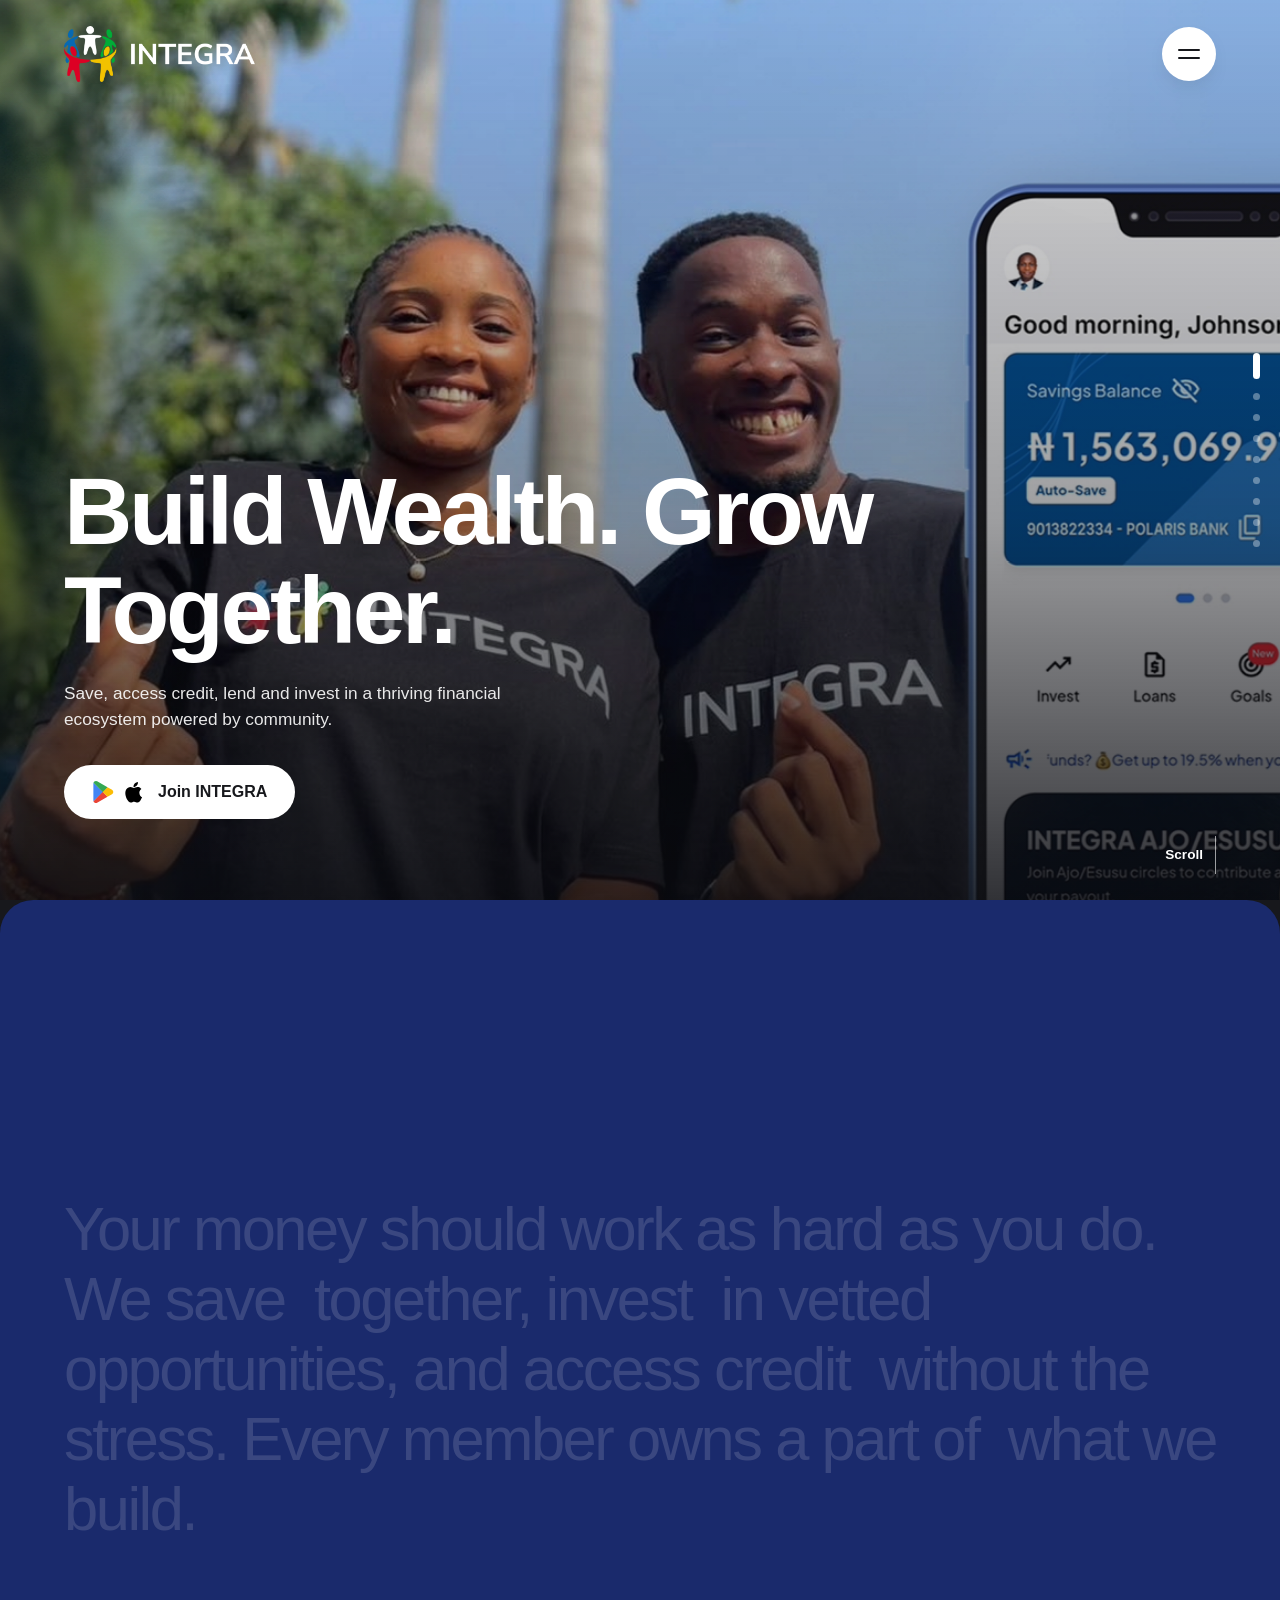
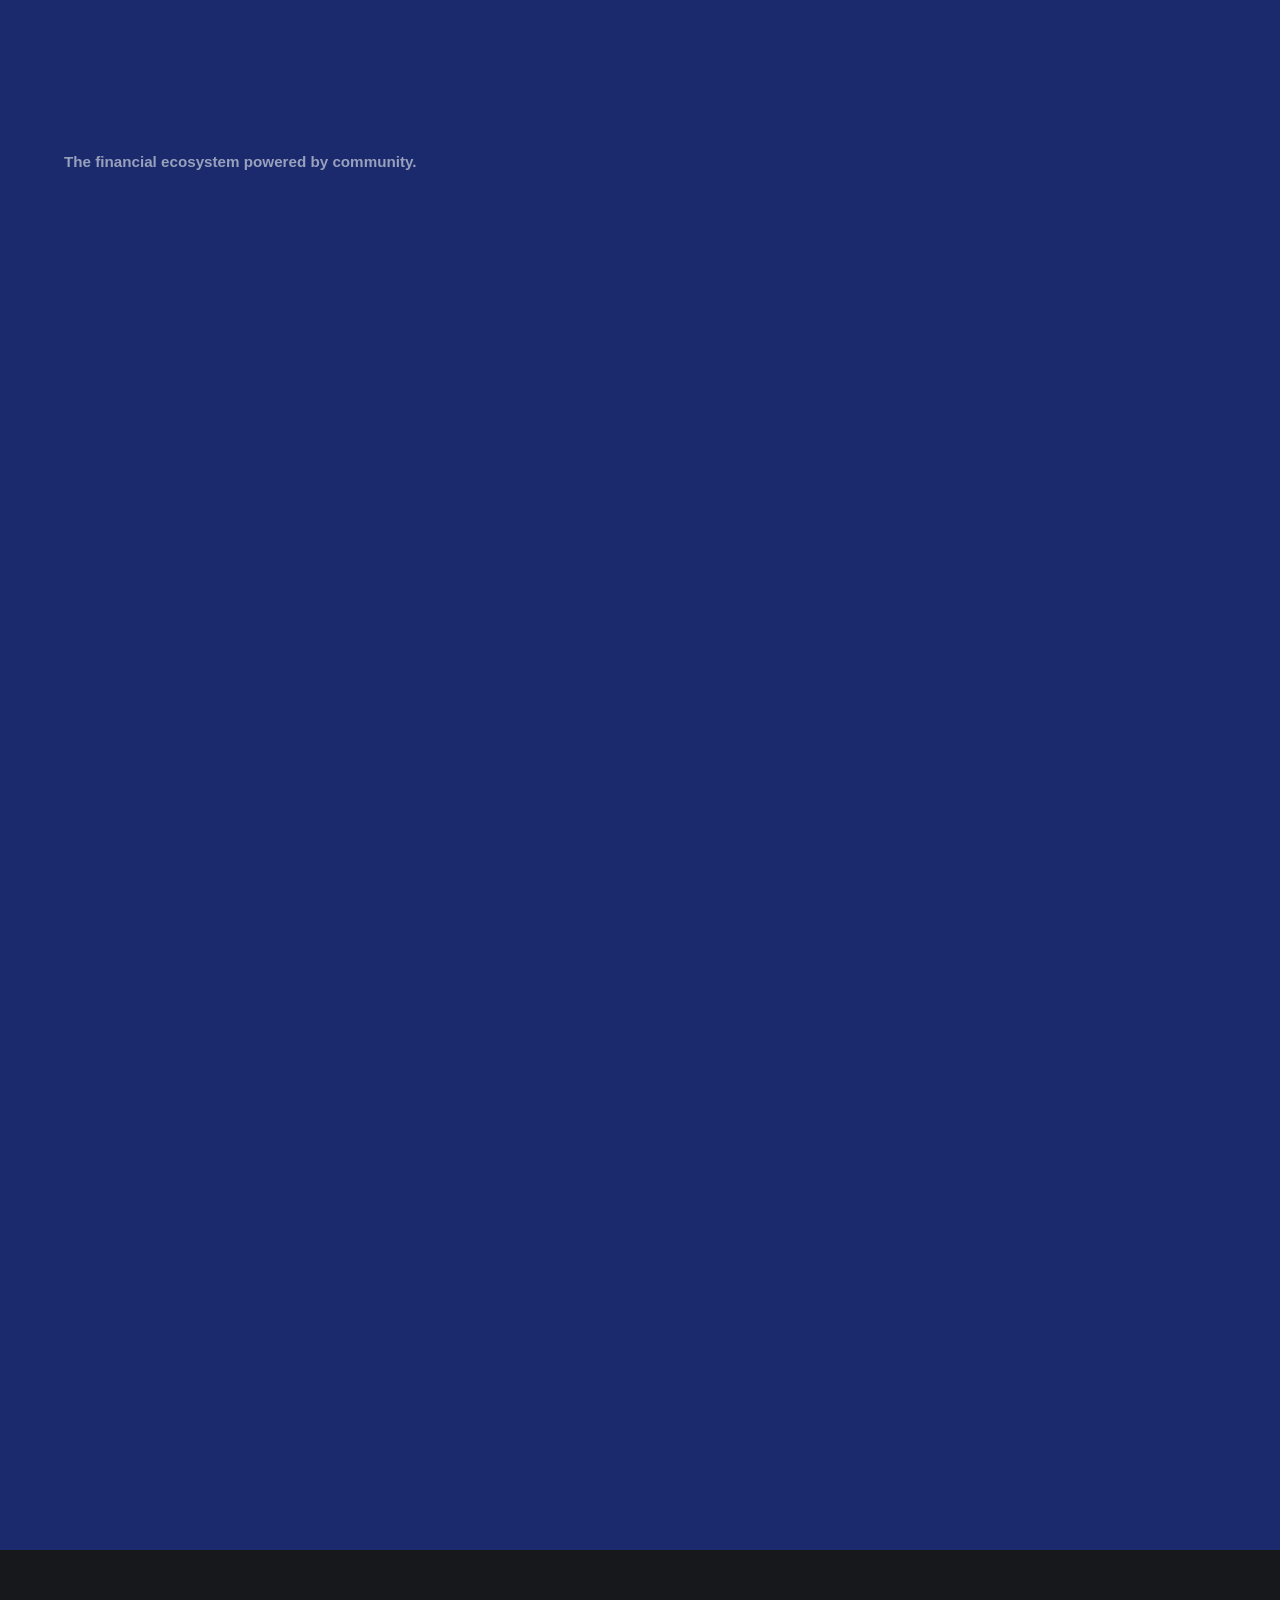
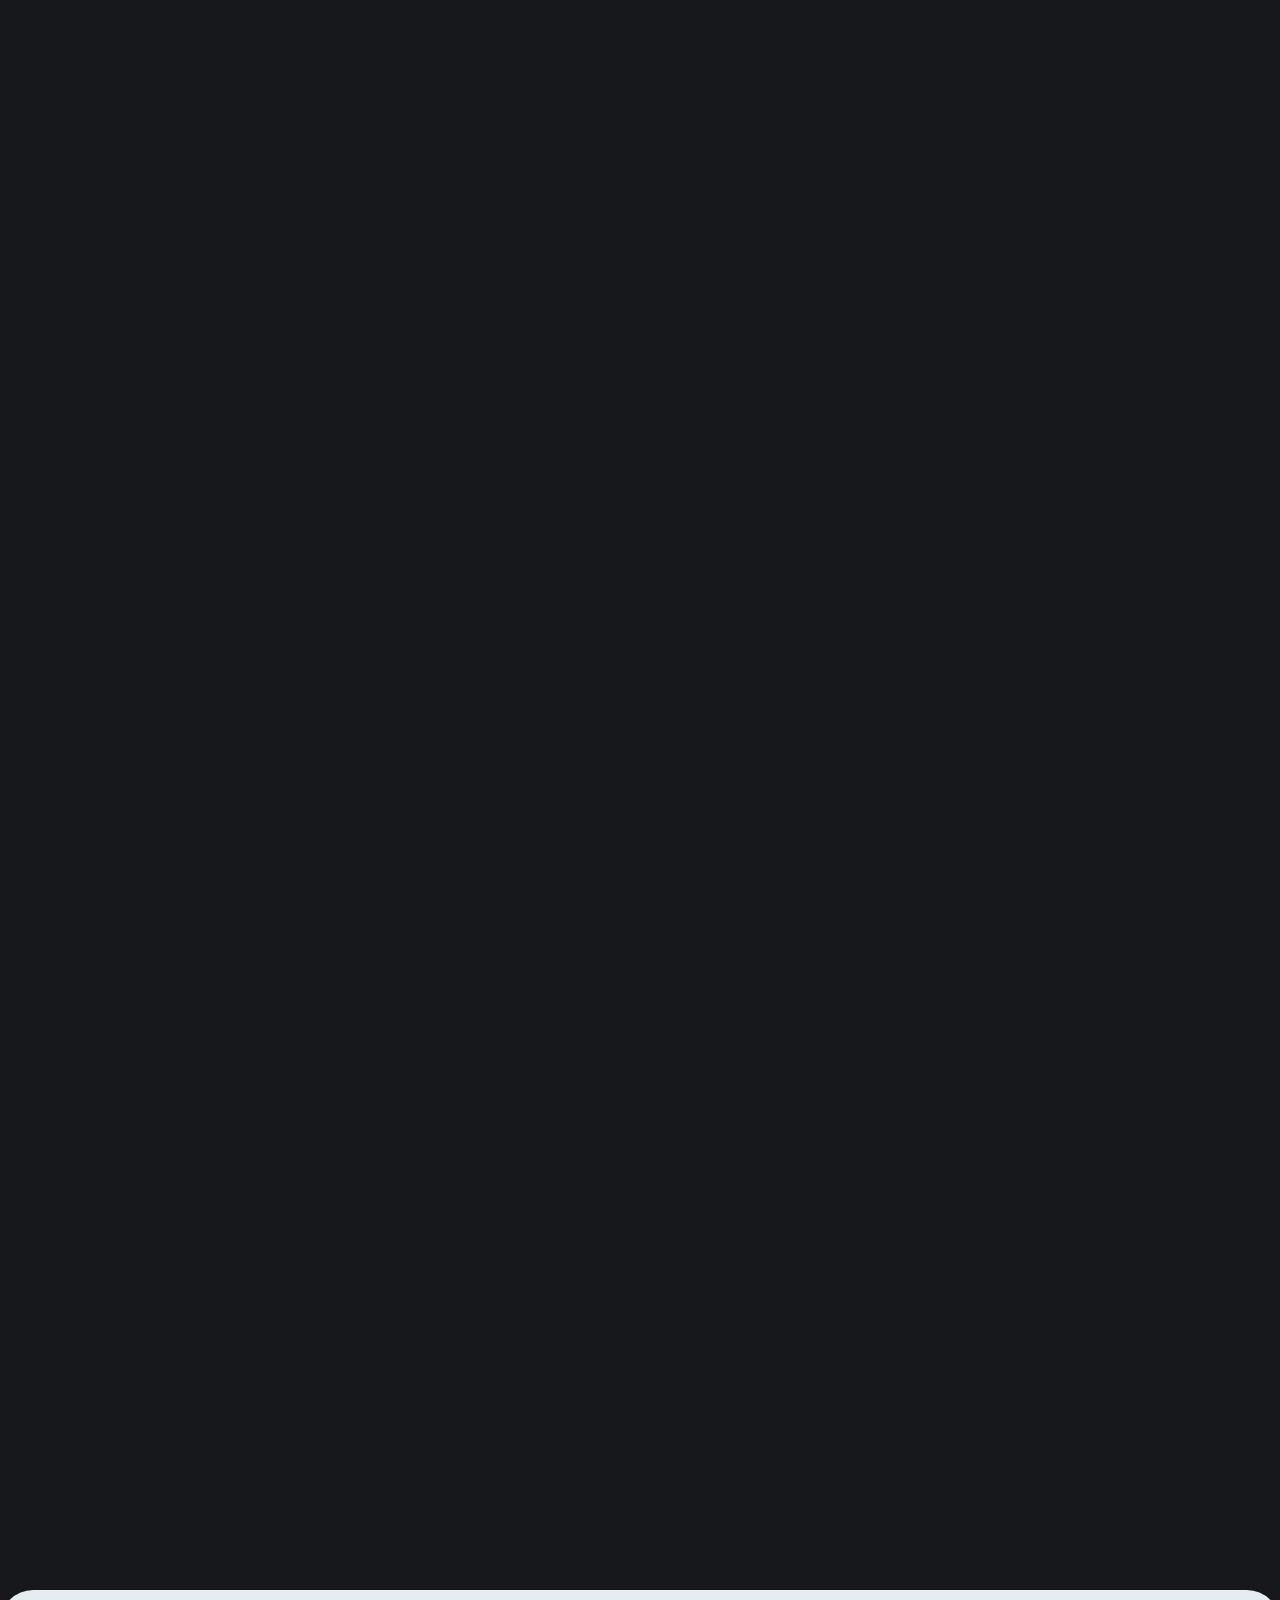
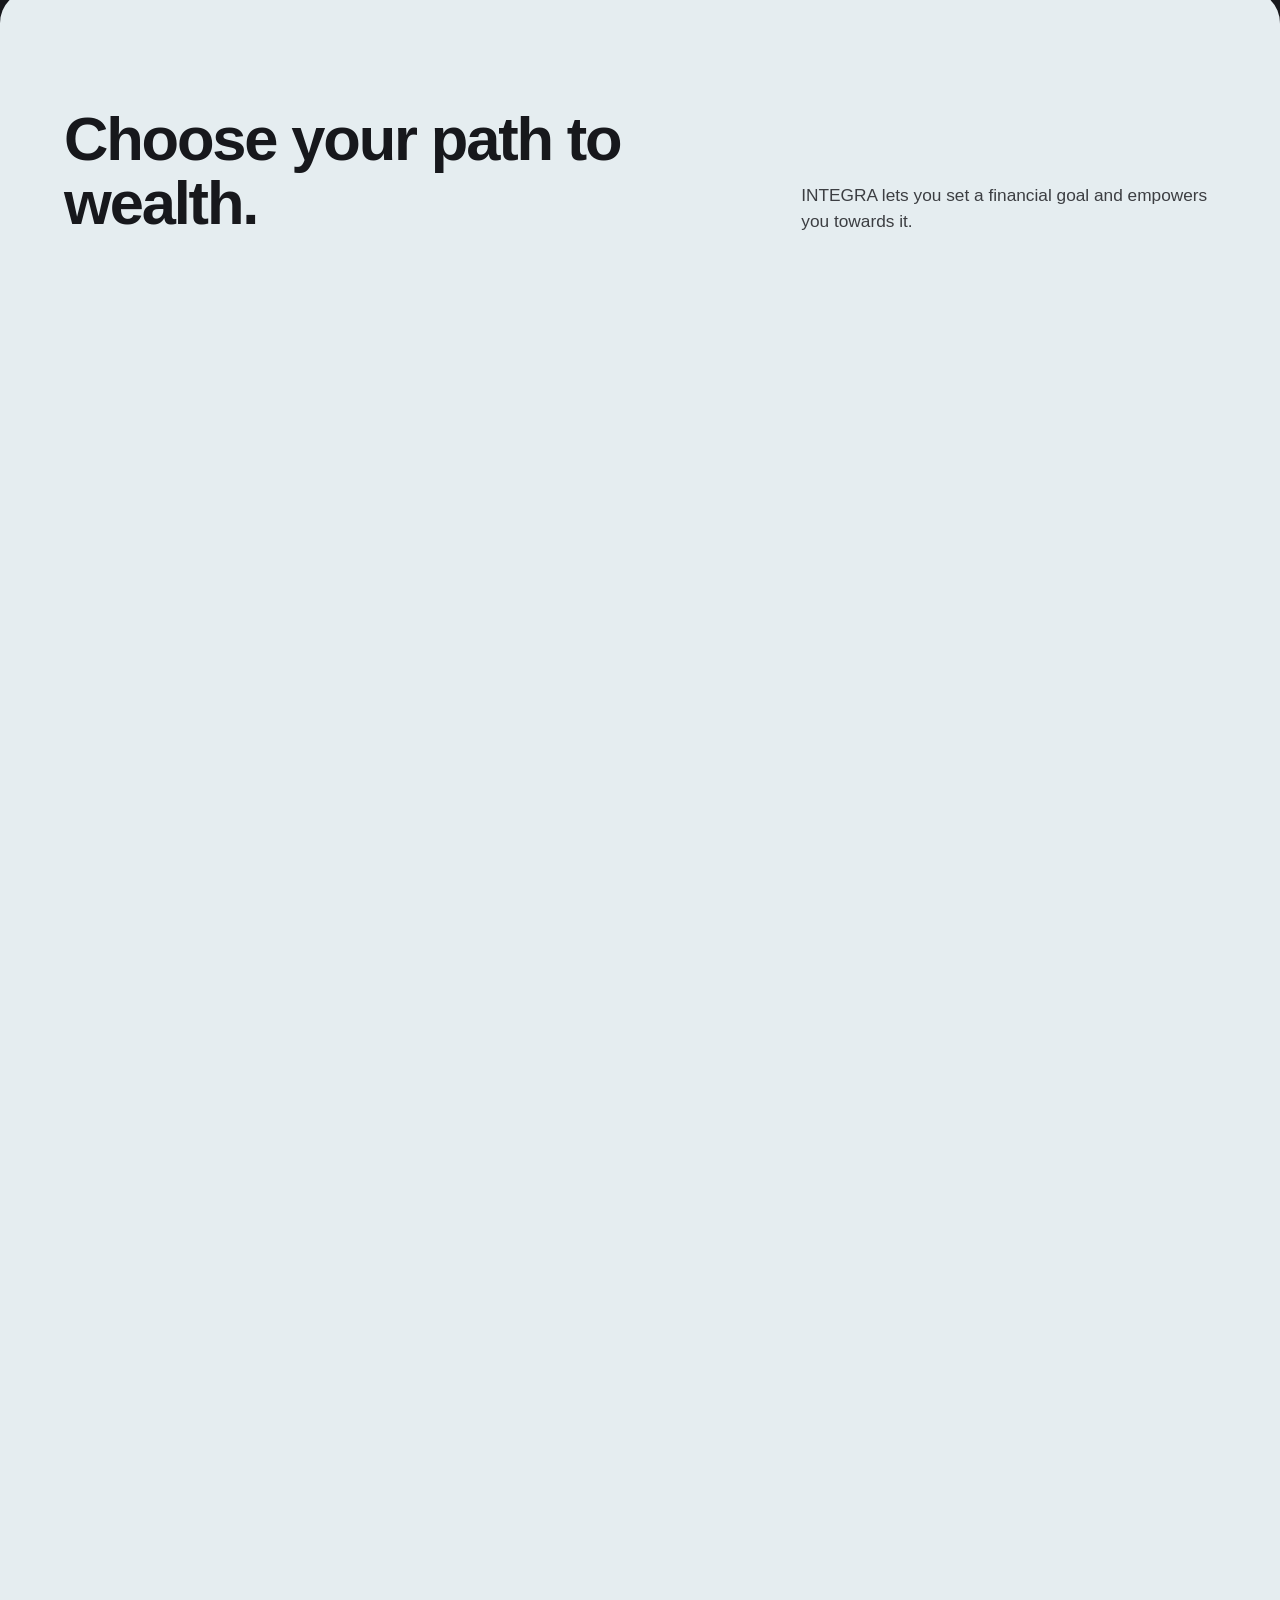
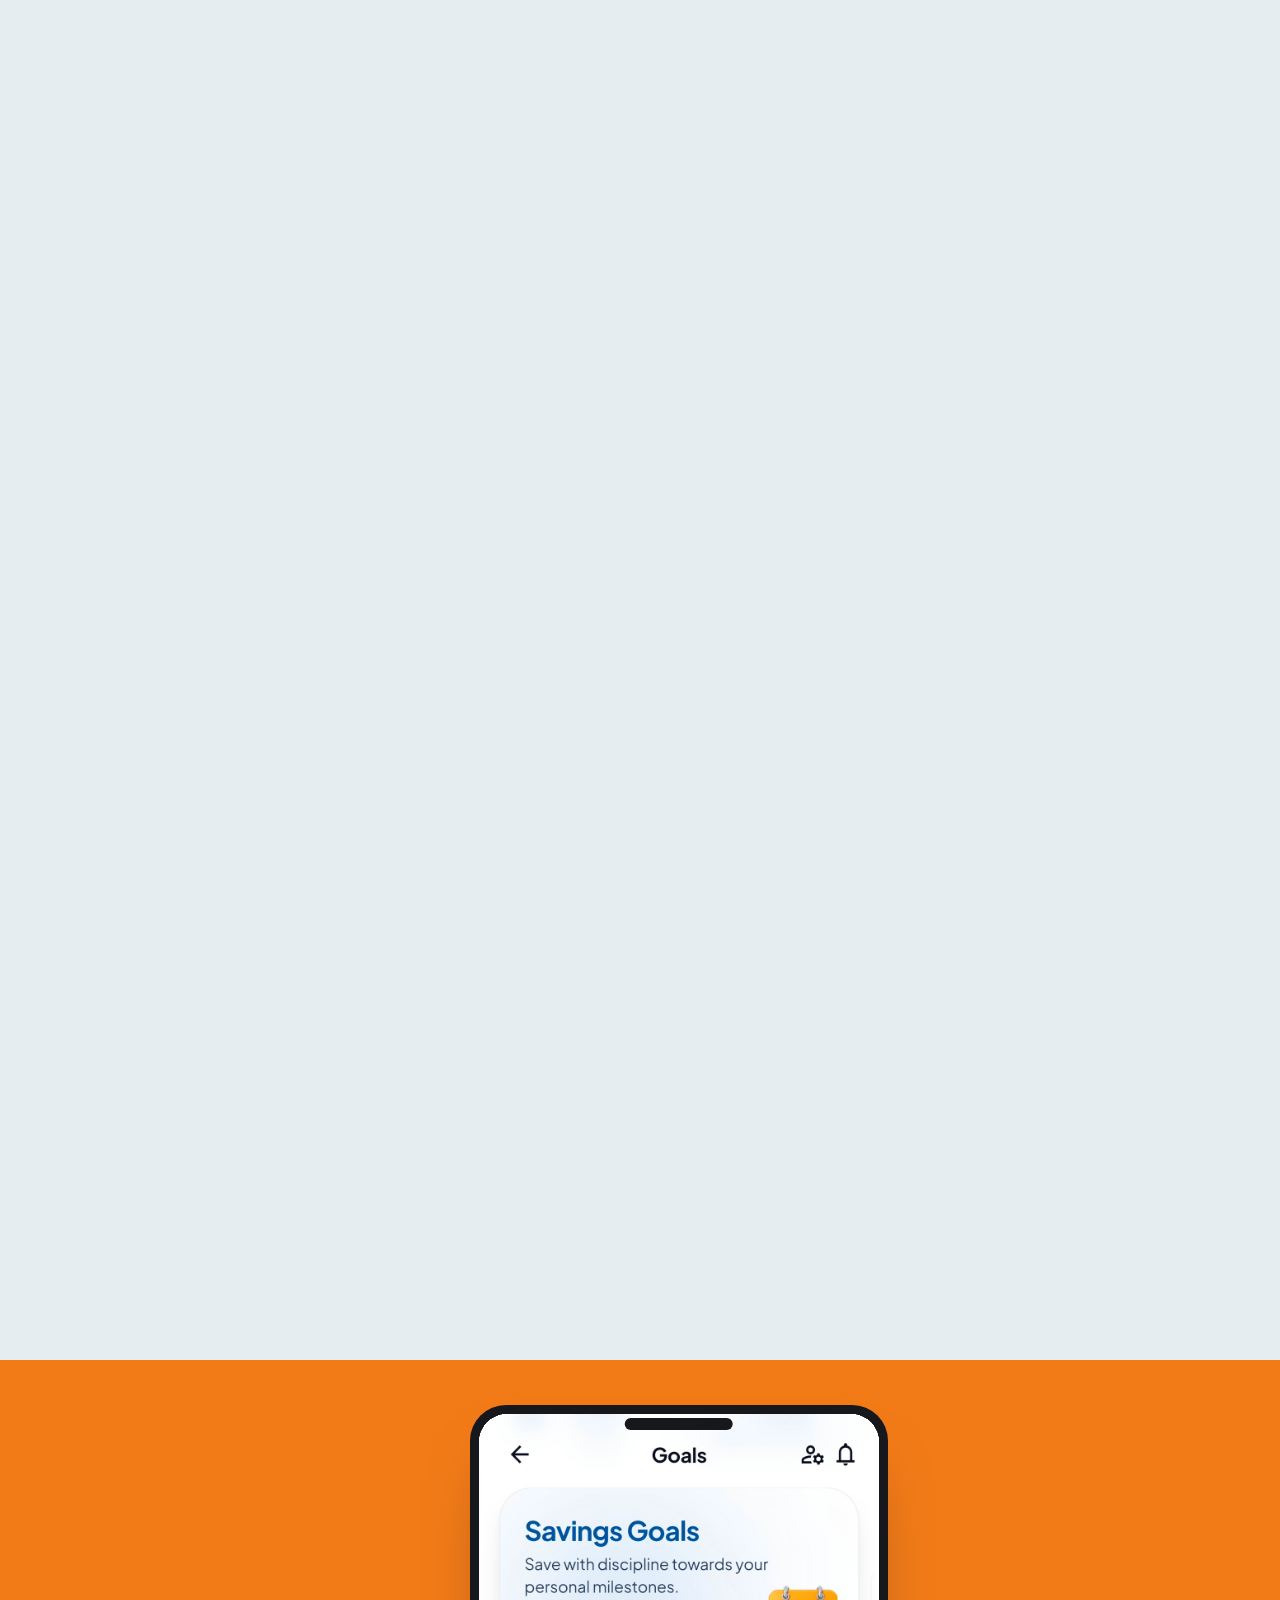
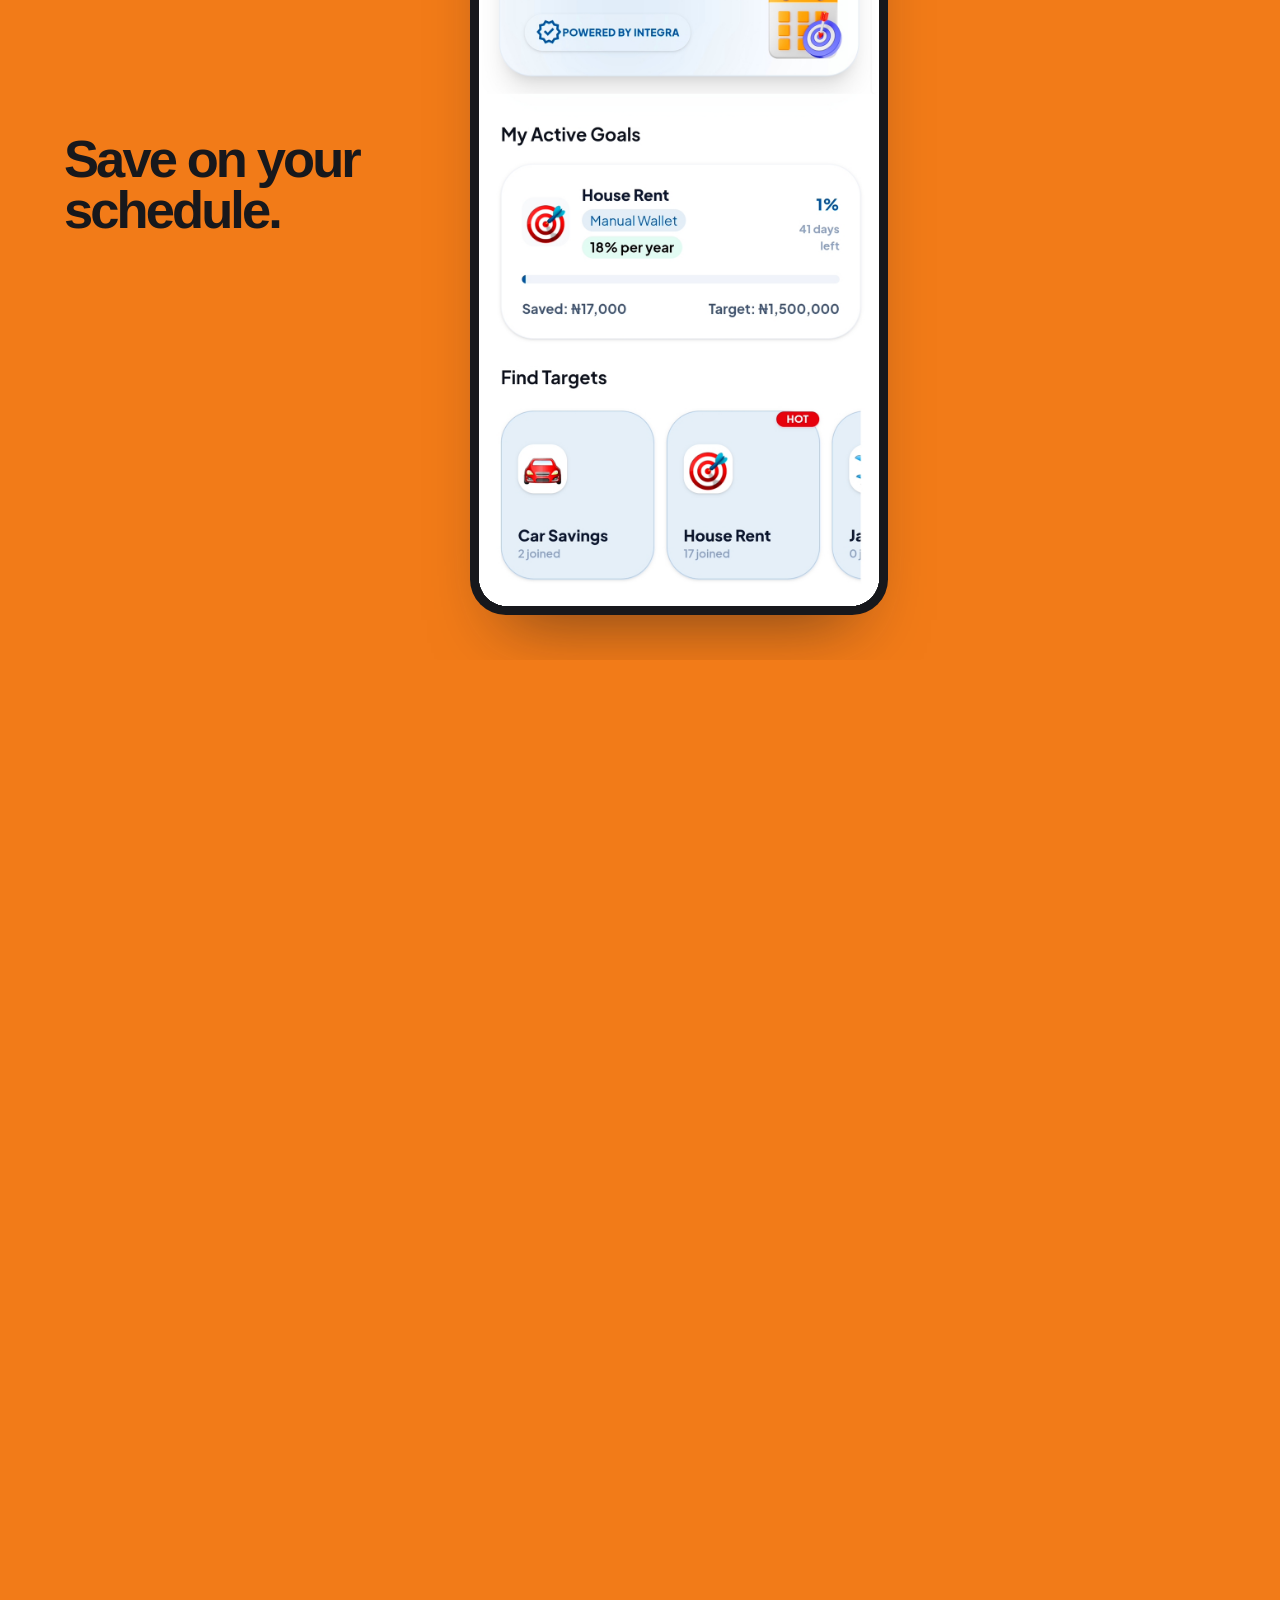
<file: index.html>
<!doctype html>
<html lang="en">
<head>
<meta charset="utf-8">
<meta name="viewport" content="width=device-width,initial-scale=1,viewport-fit=cover">
<title>INTEGRA.NG - The Financial Ecosystem Powered by Community</title>
<meta name="description" content="Save, access credit, lend and invest in a thriving financial ecosystem powered by community. Build wealth together with INTEGRA.">
<link rel="icon" href="https://re-integra.vercel.app/integra-icon-colour.svg">
<link rel="preconnect" href="https://fonts.googleapis.com">
<link rel="preconnect" href="https://fonts.gstatic.com" crossorigin>
<link rel="stylesheet" href="https://fonts.googleapis.com/css2?family=Plus+Jakarta+Sans:wght@400;500;600;700&display=swap">
<!--
  IMAGES TO REPLACE
  Hero, join and first menu photo use --img-event; the second menu photo uses --img-group.
  The reach section uses https://integra.ng/img29.avif.
  Product cards and member testimonials use local files.
-->
<link rel="stylesheet" href="integra-coop.css">
</head>
<body>

<header class="top">
  <a class="brand" href="#" data-go="hero" aria-label="INTEGRA CO-OP home"><img src="integra-lockup-reversed-white-figure.png" alt="" aria-hidden="true"></a>
  <button class="burger" id="burger" aria-label="Open menu" aria-expanded="false"><i></i><i></i></button>
</header>
<nav class="dots" id="dots" aria-label="Sections"></nav>
<div class="hint" id="hint" aria-hidden="true">Scroll<b></b></div>

<!-- MENU -->
<div class="menu" id="menu" role="dialog" aria-label="Menu">
  <div class="m-in">
    <div class="m-cards">
      <a class="m-card m-it" href="#" data-go="stories"><i class="cover" style="background-image:var(--img-event)"></i><span>Meet The Community</span></a>
      <a class="m-card m-it" href="#" data-go="belief"><i class="cover" style="background-image:var(--img-group)"></i><span>How INTEGRA Works</span></a>
      <a class="m-card m-it" href="#" data-go="app"><img src="invest1.jpg" alt="Loan illustration" style="vertical-align: top;"><span>The INTEGRA App</span></a>
    </div>
    <div class="m-cols">
      <div><h4 class="m-it">Explore</h4>
        <a class="m-it" href="#" data-go="hero">Home</a><a class="m-it" href="#" data-go="reach">About Us</a><a class="m-it" href="#" data-go="paths">Products</a>
        <a class="m-it" href="#" data-go="pillars">Community</a><a class="m-it" href="https://integra.ng/blog.html" target="_blank" rel="noopener">Blog</a><a class="m-it" href="contact.html">Contact</a></div>
      <div><h4 class="m-it">Get started</h4>
        <button class="m-it join-integra" type="button">Join INTEGRA</button>
        <h4 class="m-it" style="margin-top:14px">Follow</h4>
        <a class="m-it" href="https://www.instagram.com/integra_ng/" target="_blank" rel="noopener">Instagram</a><a class="m-it" href="https://www.linkedin.com/company/integrang/" target="_blank" rel="noopener">LinkedIn</a></div>
    </div>
  </div>
</div>

<div class="join-modal" id="joinModal" role="dialog" aria-modal="true" aria-labelledby="joinModalTitle" hidden>
  <button class="join-modal-backdrop" type="button" aria-label="Close app options"></button>
  <div class="join-modal-card">
    <button class="join-modal-close" type="button" aria-label="Close">×</button>
    <h2 id="joinModalTitle">Join INTEGRA</h2>
    <p>Choose your app store to download the INTEGRA app and get started.</p>
    <div class="join-modal-options">
      <a href="https://play.google.com/store/apps/details?id=ng.integra.app&hl=en" target="_blank" rel="noopener">
        <img src="play-store.svg" alt="" aria-hidden="true">
        <span><small>Download for</small>Android</span>
      </a>
      <a href="https://apple.co/4t9nuV" target="_blank" rel="noopener">
        <img class="apple-icon" src="apple-store.svg" alt="" aria-hidden="true">
        <span><small>Download for</small>iOS</span>
      </a>
    </div>
  </div>
</div>

<main id="main">

<!-- 1 HERO -->
<section id="hero">
  <div class="hero-photo" id="heroPhoto"><i class="cover" style="background-image:var(--img-event)"></i></div>
  <div class="hero-dim"></div><div class="hero-shade" id="heroShade"></div>
  <div class="hero-copy" id="heroCopy">
    <h1>Build Wealth. Grow Together.</h1>
    <p class="lede">Save, access credit, lend and invest in a thriving financial ecosystem powered by community.</p>
    <div class="btns">
      <button class="btn btn-light join-integra" type="button"><img class="play-icon" src="play-store.svg" alt="" aria-hidden="true"><img class="apple-icon" src="apple-store.svg" alt="" aria-hidden="true">Join INTEGRA</button>
    </div>
  </div>
</section>

<!-- 2 BELIEF -->
<section id="belief" class="sec top-round">
  <div class="pin"><div class="belief"><p class="words" id="words">Your money should work as hard as you do. We save {r} together, invest {y} in vetted opportunities, and access credit {b} without the stress. Every member owns a part of {g} what we build.</p></div><span class="own">The financial ecosystem powered by community.</span></div>
</section>

<!-- 3 REACH: image grows from the centre -->
<section id="reach" class="sec">
  <div class="pin">
    <div class="reach-img" id="reachImg"><i class="cover" id="reachBg" style="background-image:url(https://integra.ng/img29.avif)"></i><div class="veil" id="veil"></div></div>
    <div class="reach-copy" id="reachCopy"><h2>Building for collective wealth creation.</h2><p class="lede">Members save, access credit and build financial opportunities together.</p></div>
    <div class="stats4">
      <div class="stat"><strong data-count="25" data-pre="₦" data-suf="B+">₦25B+</strong><span>In member savings targeted by 2030</span></div>
      <div class="stat"><strong data-count="100" data-suf="%">100%</strong><span>Performing loans since inception</span></div>
      <div class="stat"><strong data-count="500" data-suf="+">500+</strong><span>Members</span></div>
      <div class="stat"><strong data-count="14">14</strong><span>Support initiatives for members</span></div>
    </div>
  </div>
</section>

<!-- 4 PATHS: cards rise, then slide sideways -->
<section id="paths" class="sec top-round">
  <div class="pin">
    <div class="paths-head"><h2>Choose your path to wealth.</h2><p class="lede">INTEGRA lets you set a financial goal and empowers you towards it.</p></div>
    <div class="track" id="track">
      <a class="pcard join-integra" href="#join"><img src="savings.jpg" alt=""><div><h3>Automated goal savings</h3><p>Save on your schedule, set a target and build your balance. Members can also save together and earn membership dividends.</p><b>Start saving</b></div></a>
      <a class="pcard join-integra" href="#join"><img src="loans.jpg" alt=""><div><h3>Low-interest loans</h3><p>Access peer-to-peer loans for business, personal needs or emergencies, with repayment plans that fit your cash flow.</p><b>Get a loan</b></div></a>
      <a class="pcard join-integra" href="#join"><img src="invest.jpg" alt=""><div><h3>Pooled investments</h3><p>Join member opportunities in business, sustainable ventures and financial instruments.</p><b>Start investing</b></div></a>
      <a class="pcard join-integra" href="#join"><img src="advisory.jpg" alt=""><div><h3>Financial advisory</h3><p>Get expert advice and practical workshops to help you build lasting wealth.</p><b>Book a session</b></div></a>
    </div>
  </div>
</section>

<!-- 5 APP -->
<section id="app" class="sec">
  <div class="pin"><div class="split">
    <div class="copy app-headings" id="appHeadings">
      <div><h2>Save on your schedule.</h2></div>
      <div><h2>Lend or take loans when it matters.</h2></div>
      <div><h2>Invest together.</h2></div>
      <div><h2>Get financial education.</h2></div>
      <div><h2>Build money circles.</h2></div>
    </div>
    <div class="phone-wrap" id="phoneWrap"><div class="phone"><div class="screens">
      <!-- Replace each src="" below with your app mockup image -->
      <div class="screen"><img src="save.jpg" alt="Savings app screen"></div>
      <div class="screen"><img src="loan.jpg" alt="Loans app screen"></div>
      <div class="screen"><img src="invest1.jpg" alt="Invest app screen"></div>
      <div class="screen"><img src="education.jpg" alt="Financial education app screen"></div>
      <div class="screen"><img src="Ajo.jpg" alt="Ajo money circles app screen"></div>
    </div></div></div>
    <div class="app-detail" id="appText">
      <div class="copy app-descriptions">
        <div><p class="lede">Save for rent, school fees or a trip. Earn returns on Goal or Target Savings, receive membership dividends, and set up automatic deposits from your card or bank account.</p></div>
        <div><p class="lede">Lend to a business and earn, or apply for a loan with a repayment plan designed around your cash flow. Eligibility, rates and terms apply.</p></div>
        <div><p class="lede">Join a pool of vetted opportunities and sustainable ventures, or subscribe to Member Fixed Savings (MFS).</p></div>
        <div><p class="lede">Join MoneyWise webinars on budgeting and growing your net worth, book financial advisory sessions, and attend workshops and open houses.</p></div>
        <div><p class="lede">Build money circles through Ajo and Esusu alongside shared and group accounts.</p></div>
      </div>
      <div class="app-controls">
        <div class="ticks"><i></i><i></i><i></i><i></i><i></i></div>
        <div class="btns"><button class="btn btn-dark join-integra" type="button"><img class="play-icon" src="play-store.svg" alt="" aria-hidden="true"><img class="apple-icon" src="apple-store.svg" alt="" aria-hidden="true">Join INTEGRA</button></div>
      </div>
    </div>
  </div></div>
  <div class="app-mobile" id="appMobile" aria-label="App features"></div>
</section>

<!-- 6 PILLARS -->
<section id="pillars" class="sec top-round">
  <div class="audiences">
    <h2>INTEGRA is also for</h2>
    <p class="lede">Groups who want to pool resources, support one another and build shared financial opportunities.</p>
    <div class="audience-list">
      <article><span>01</span><div><h3>Cooperatives &amp; Unions</h3><p>Organised groups pooling resources for mutual financial benefit.</p></div></article>
      <article><span>02</span><div><h3>Professional Networks</h3><p>Members of an industry or profession building shared financial opportunities.</p></div></article>
      <article><span>03</span><div><h3>Faith-Based Groups</h3><p>Churches, fellowships and religious communities organising savings and financial support.</p></div></article>
      <article><span>04</span><div><h3>Workplace Groups</h3><p>Employees building collective savings and financial support systems.</p></div></article>
      <article><span>05</span><div><h3>Social &amp; Investment Clubs</h3><p>Groups pooling funds to save, invest and achieve shared financial goals.</p></div></article>
      <a class="btn btn-light audience-demo" href="contact.html?topic=Institutional%20Partnerships">Book a demo</a>
    </div>
  </div>

  <div class="wide" data-par=".04"><i data-par="-.1" style="background-image:url('3rd image.jpg')" ></i></div>
</section>

<!-- 7 STORIES -->
<section id="stories" class="sec top-round">
  <div class="stories-pin">
    <div class="stories-heading">
      <h2>Members say it best.</h2>
      <div class="story-controls" aria-label="Review navigation">
        <button type="button" id="storyPrev" aria-label="Previous review"><svg viewBox="0 0 24 24" aria-hidden="true"><path d="M19 12H5m7 7-7-7 7-7"/></svg></button>
        <button type="button" id="storyNext" aria-label="Next review"><svg viewBox="0 0 24 24" aria-hidden="true"><path d="M5 12h14m-7-7 7 7-7 7"/></svg></button>
      </div>
    </div>
    <div class="cards3" id="storiesTrack">
      <div class="scard">
        <video data-src="vid%20(1).mp4" poster="testimonial-1.jpg" preload="none" playsinline aria-label="Beloved's video"></video>
        <button class="story-play" type="button" aria-label="Play Beloved's video">
          <svg viewBox="0 0 24 24" aria-hidden="true"><path class="story-icon-play" d="M8 5v14l11-7z"></path><g class="story-icon-pause"><path d="M7 5h4v14H7zM14 5h4v14h-4z"></path></g></svg>
        </button>
        <span class="story-video-status" role="status" aria-live="polite"></span>
        <div><p>“It has helped me develop a consistent saving habit, even during challenging months.”</p><span>Beloved</span></div>
      </div>
      <div class="scard">
        <video data-src="vid%20(5).mp4" poster="testimonial-2.jpg" preload="none" playsinline aria-label="Christopher's video"></video>
        <button class="story-play" type="button" aria-label="Play Christopher's video">
          <svg viewBox="0 0 24 24" aria-hidden="true"><path class="story-icon-play" d="M8 5v14l11-7z"></path><g class="story-icon-pause"><path d="M7 5h4v14H7zM14 5h4v14h-4z"></path></g></svg>
        </button>
        <span class="story-video-status" role="status" aria-live="polite"></span>
        <div><p>“I’ve seen real improvement in my mindset, finances, and daily decision-making.”</p><span>Christopher</span></div>
      </div>
      <div class="scard">
        <video data-src="vid%20(3).mp4" poster="testimonial-3.jpg" preload="none" playsinline aria-label="Glory's video"></video>
        <button class="story-play" type="button" aria-label="Play Glory's video">
          <svg viewBox="0 0 24 24" aria-hidden="true"><path class="story-icon-play" d="M8 5v14l11-7z"></path><g class="story-icon-pause"><path d="M7 5h4v14H7zM14 5h4v14h-4z"></path></g></svg>
        </button>
        <span class="story-video-status" role="status" aria-live="polite"></span>
        <div><p>“I have learnt how to save. I have been able to access loans to boost my personal development.”</p><span>Glory</span></div>
      </div>

      <div class="scard">
        <video data-src="vid%20(6).mp4" poster="testimonial-6.jpg" preload="none" playsinline aria-label="Kene's video"></video>
        <button class="story-play" type="button" aria-label="Play Kene's video"><svg viewBox="0 0 24 24" aria-hidden="true"><path class="story-icon-play" d="M8 5v14l11-7z"></path><g class="story-icon-pause"><path d="M7 5h4v14H7zM14 5h4v14h-4z"></path></g></svg></button>
        <span class="story-video-status" role="status" aria-live="polite"></span><div><p>It gave me the structure to save consistently and grew my financial intelligence in nine months.</p><span>Kene</span></div>
      </div>
      <div class="scard">
        <video data-src="vid%20(7).mp4" poster="testimonial-7.jpg" preload="none" playsinline aria-label="Glory's video"></video>
        <button class="story-play" type="button" aria-label="Play Glory's video"><svg viewBox="0 0 24 24" aria-hidden="true"><path class="story-icon-play" d="M8 5v14l11-7z"></path><g class="story-icon-pause"><path d="M7 5h4v14H7zM14 5h4v14h-4z"></path></g></svg></button>
        <span class="story-video-status" role="status" aria-live="polite"></span><div><p>The community here holds me accountable and helps grow my savings.</p><span>Omuwa</span></div>
      </div>
    </div>
    <div class="story-scrollbar" aria-hidden="true"><span></span></div>
  </div>
</section>

<section id="faq" class="sec top-round"><h2 data-par="-.05">Frequently asked questions.</h2><div>
  <div class="q open"><button aria-expanded="true">What is INTEGRA?<b>+</b></button><div class="a"><p>INTEGRA is a community-powered financial ecosystem where you can save, access credit, lend and invest together with other members. It also runs financial education sessions, advisory sessions and community events.</p></div></div>
  <div class="q"><button aria-expanded="false">How does INTEGRA work?<b>+</b></button><div class="a"><p>You create an account in the app, save, pick a goal or a product, and automate it. You also have access to a community, the financial workshops and the advisory sessions to keep you on track. Members save side by side, borrow from a pool they also contribute to, and invest together in vetted deals.</p></div></div>
  <div class="q"><button aria-expanded="false">How do I join INTEGRA?<b>+</b></button><div class="a"><p>Download the INTEGRA app from the Google Play Store or Apple App Store. Create your account, enter your personal details and complete identity verification.</p></div></div>
  <div class="q"><button aria-expanded="false">Do my savings earn returns?<b>+</b></button><div class="a"><p>Yes. Savings with Dividends pays yearly dividends that depend on INTEGRA's annual performance, and the average over the past three years has been 22%. Goal Savings is 18% and Member Fixed Savings (MFS) is up to 22.5%, subject to product terms. Note that rates can change for members, so confirm the current rate in the app before you save.</p></div></div>
  <div class="q"><button aria-expanded="false">What are INTEGRA's loan rates?<b>+</b></button><div class="a"><p>Personal loans for members are priced at 1.5% per month and business loans at 4% per month, subject to the loan agreement/collateral/guarantor, fees and repayment terms.</p></div></div>
    <div class="q"><button aria-expanded="false">What is Ajo (Money Circle)?<b>+</b></button><div class="a"><p>Ajo is a group savings arrangement where members contribute on a schedule and take turns receiving the pooled amount. If 10 people each contribute ₦100,000, the member whose turn it is receives ₦1,000,000. Ajo does not pay interest.</p></div></div>
<a class="faq-more" href="faq.html">More FAQs <span aria-hidden="true">→</span></a>
</div></section>

<!-- 8 JOIN -->
<section id="join" class="sec top-round">
  <h2 data-par="-.05">Join the financial ecosystem powered by community.</h2>
  <p class="lede" data-par="-.03">Download the INTEGRA app to start saving, explore member services and build wealth together.</p>
  <div class="join-img" data-par=".06"><i class="cover" data-par="-.12" style="background-image:url(https://integra.ng/img30.webp)"></i></div>
  <div class="btns">
    <button class="btn btn-light join-integra" type="button"><img class="play-icon" src="play-store.svg" alt="" aria-hidden="true"><img class="apple-icon" src="apple-store.svg" alt="" aria-hidden="true">Join INTEGRA</button>
  </div>
</section>

<footer>
  <div class="f-grid">
    <div><a class="brand" href="#" data-go="hero"><img src="integra-lockup-white.png" alt="INTEGRA"></a><p>Build Wealth. Grow Together.</p></div>
    <div><h4>Help and services</h4><a href="https://integra.ng/about.html" target="_blank" rel="noopener">How does it work</a><a href="https://integra.ng/faq.html" target="_blank" rel="noopener">FAQs</a><a href="contact.html">Contact</a></div>
    <div><h4>Explore</h4><a href="https://integra.ng/blog.html" target="_blank" rel="noopener">Blog</a><a href="#" data-go="paths">Products</a><a href="#" data-go="app">The App</a><a href="#" data-go="pillars">Community</a></div>
    <div><h4>Connect with us</h4><a href="mailto:support@integra.ng">support@integra.ng</a><a href="tel:+2349015376307">+234 901 537 6307</a><p class="f-address">5, Kwaji Close, Maitama, FCT-Abuja, Nigeria</p></div>
    <div>
      <h4>Follow</h4>
      <div class="f-socials">
        <a href="https://www.instagram.com/integra_ng/" target="_blank" rel="noopener" aria-label="Instagram">
          <svg viewBox="0 0 24 24" aria-hidden="true" focusable="false"><rect x="3" y="3" width="18" height="18" rx="5" fill="none" stroke="currentColor" stroke-width="2"></rect><circle cx="12" cy="12" r="4" fill="none" stroke="currentColor" stroke-width="2"></circle><circle cx="17.5" cy="6.5" r="1.25" fill="currentColor"></circle></svg>
        </a>
        <a href="https://x.com/integra_ng" target="_blank" rel="noopener" aria-label="X">
          <svg viewBox="0 0 24 24" aria-hidden="true" focusable="false"><path fill="currentColor" d="M18.9 1.15h3.68l-8.04 9.19L24 22.85h-7.41l-5.8-7.58-6.64 7.58H.47l8.6-9.83L0 1.15h7.59l5.24 6.93zm-1.29 19.5h2.04L6.49 3.24H4.3z"></path></svg>
        </a>
        <a href="https://www.linkedin.com/company/integrang/" target="_blank" rel="noopener" aria-label="LinkedIn">
          <svg viewBox="0 0 24 24" aria-hidden="true" focusable="false"><path fill="currentColor" d="M20.45 20.45h-3.56v-5.57c0-1.33-.02-3.04-1.85-3.04-1.85 0-2.13 1.45-2.13 2.94v5.67H9.35V9h3.42v1.56h.05c.48-.9 1.64-1.85 3.38-1.85 3.62 0 4.29 2.38 4.29 5.47v6.27zM5.34 7.43a2.06 2.06 0 1 1 0-4.12 2.06 2.06 0 0 1 0 4.12zM3.56 9h3.56v11.45H3.56z"></path></svg>
        </a>
      </div>
    </div>
  </div>
  <div class="f-legal">
    <p style="max-width: 90%; text-wrap:wrap ;">Incorporated in 2023, INTEGRA operates with a cooperative model and managed by INTEGRA Synergia Limited. We do not solicit funds from the general public, and contributions are reserved for our members only.

<br>INTEGRA partners with CBN-approved banks, NDIC-insured financial institutions, and SEC-licensed fund/asset managers to offer services within our community.</p>
  </div>
  <div class="f-bot">&copy; 2026 INTEGRA Synergia Limited. All rights reserved.</div>
</footer>
</main>

<script src="integra-coop.js" defer></script>
</body>
</html>
</file>
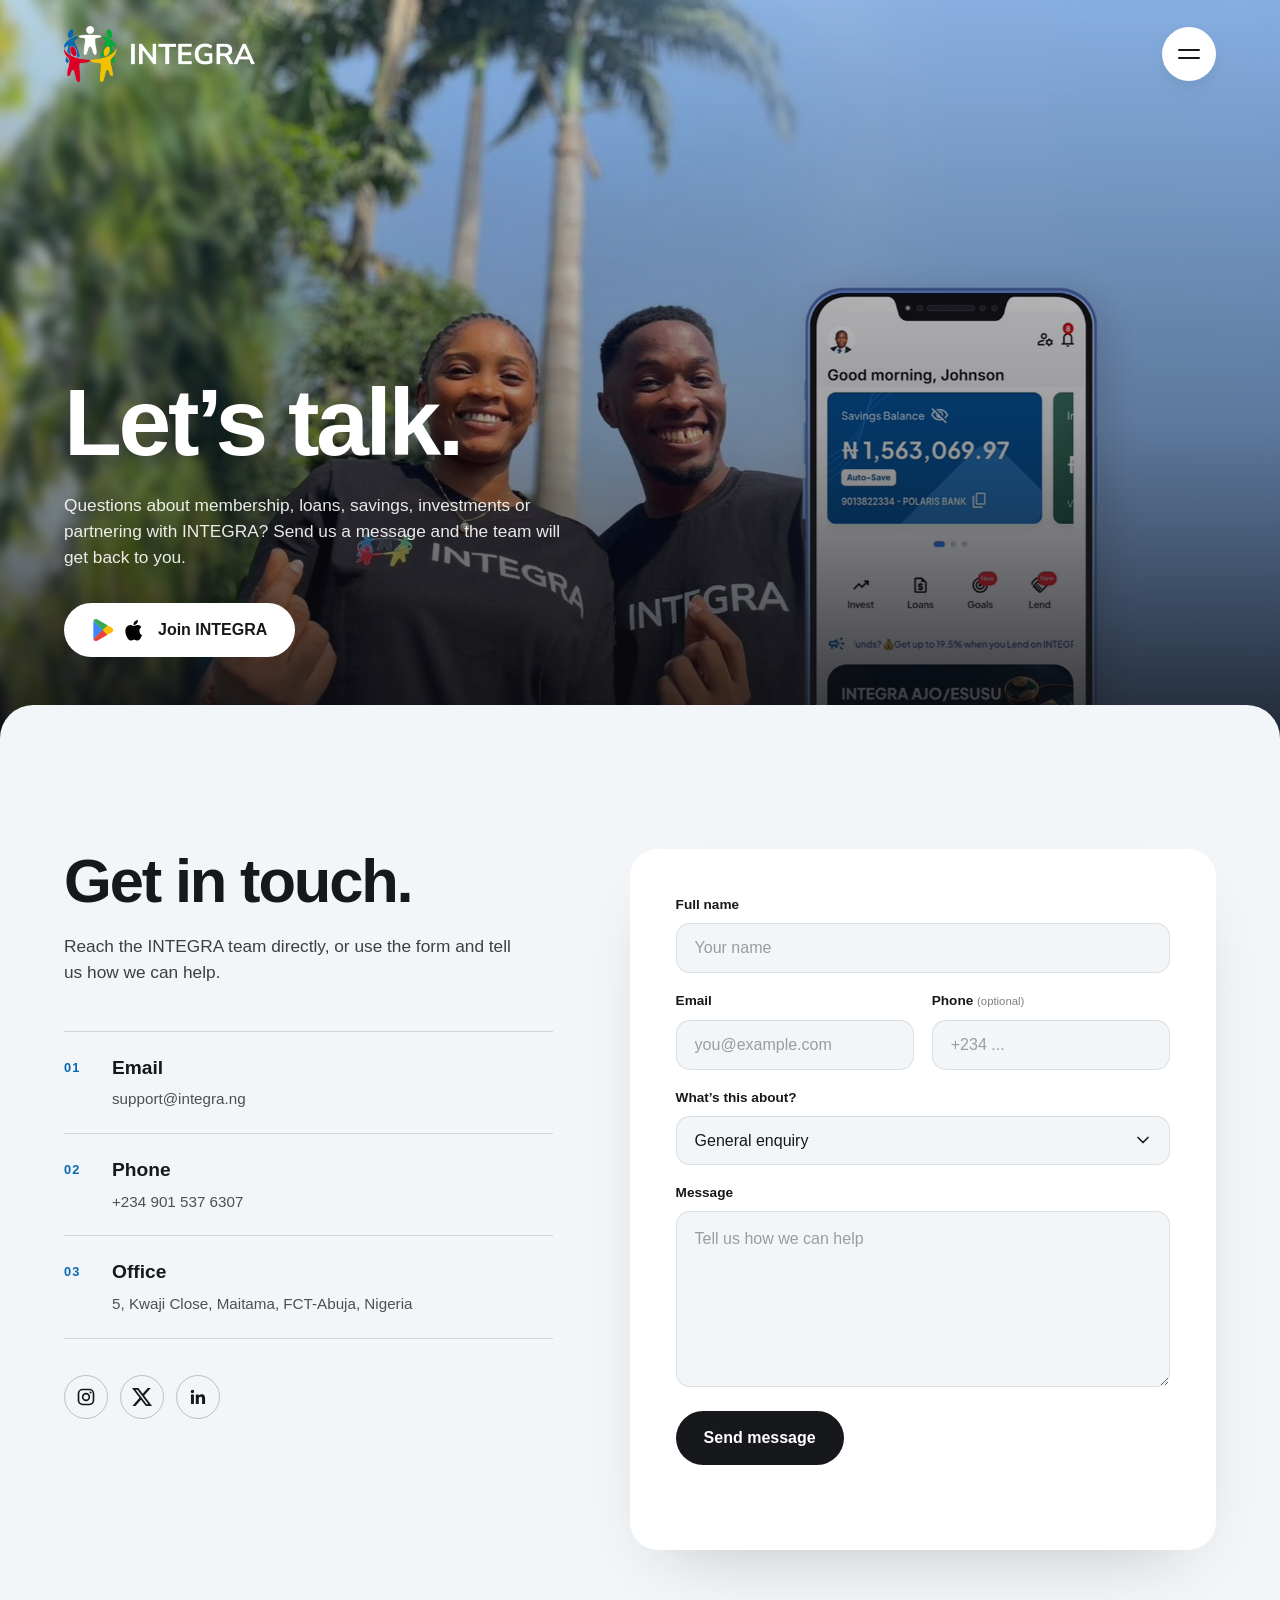
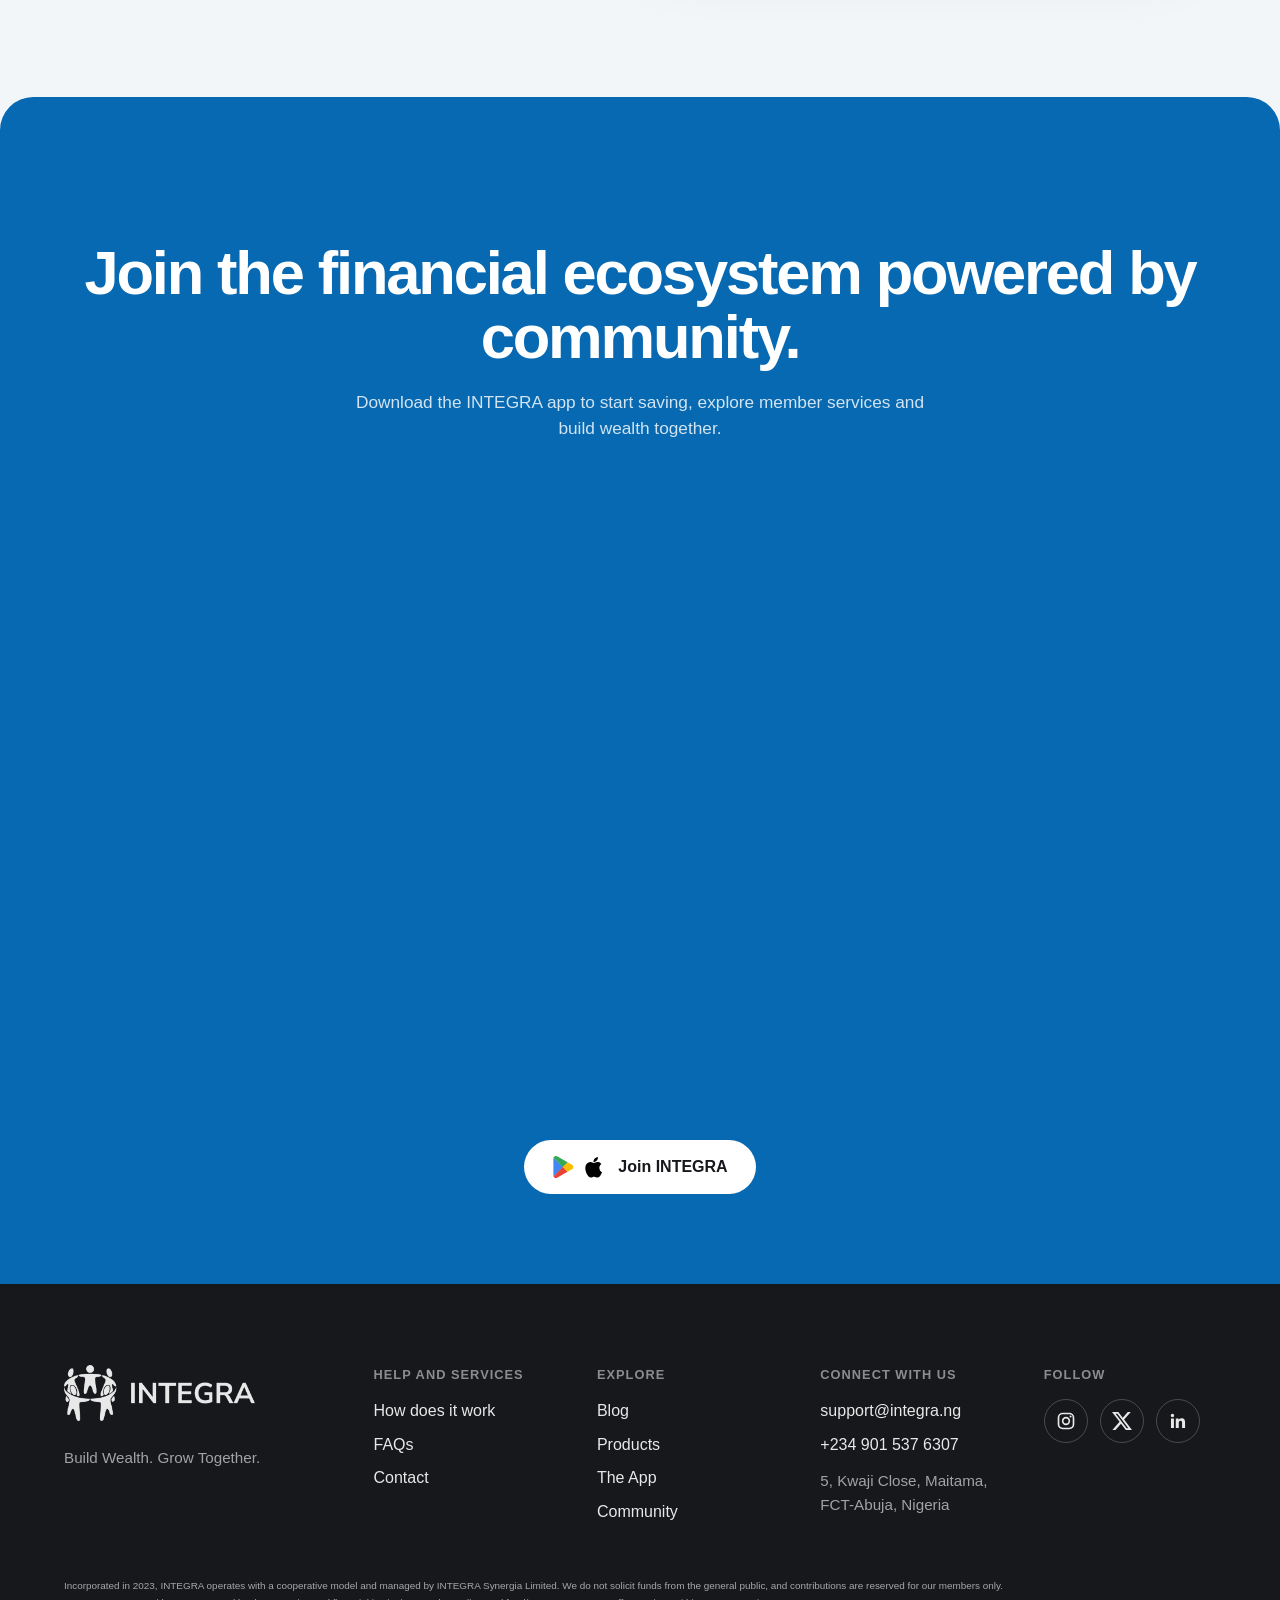
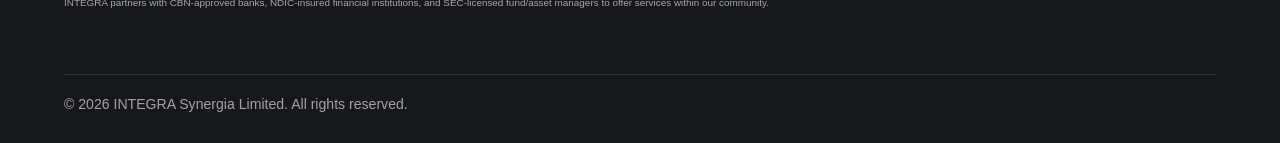
<file: contact.html>
<!doctype html>
<html lang="en">
<head>
<meta charset="utf-8">
<meta name="viewport" content="width=device-width,initial-scale=1,viewport-fit=cover">
<title>Contact | INTEGRA</title>
<meta name="description" content="Get in touch with INTEGRA. Ask about membership, loans, savings, investments, financial advisory or institutional partnerships.">
<link rel="icon" href="https://re-integra.vercel.app/integra-icon-colour.svg">
<link rel="preconnect" href="https://fonts.googleapis.com">
<link rel="preconnect" href="https://fonts.gstatic.com" crossorigin>
<link rel="stylesheet" href="https://fonts.googleapis.com/css2?family=Plus+Jakarta+Sans:wght@400;500;600;700&display=swap">
<link rel="stylesheet" href="integra-coop.css">
<link rel="stylesheet" href="contact.css">
</head>
<body>

<header class="top">
  <a class="brand" href="index.html" aria-label="INTEGRA CO-OP home"><img src="integra-lockup-reversed-white-figure.png" alt="" aria-hidden="true"></a>
  <button class="burger" id="burger" aria-label="Open menu" aria-expanded="false"><i></i><i></i></button>
</header>

<!-- MENU -->
<div class="menu" id="menu" role="dialog" aria-label="Menu">
  <div class="m-in">
    <div class="m-cards">
      <a class="m-card m-it" href="#" data-go="stories"><i class="cover" style="background-image:var(--img-event)"></i><span>Meet The Community</span></a>
      <a class="m-card m-it" href="#" data-go="belief"><i class="cover" style="background-image:var(--img-group)"></i><span>How INTEGRA Works</span></a>
      <a class="m-card m-it" href="#" data-go="app"><img src="invest1.jpg" alt="Loan illustration" style="vertical-align: top;"><span>The INTEGRA App</span></a>
    </div>
    <div class="m-cols">
      <div><h4 class="m-it">Explore</h4>
        <a class="m-it" href="#" data-go="hero">Home</a><a class="m-it" href="#" data-go="reach">About Us</a><a class="m-it" href="#" data-go="paths">Products</a>
        <a class="m-it" href="#" data-go="pillars">Community</a><a class="m-it" href="https://integra.ng/blog.html" target="_blank" rel="noopener">Blog</a><a class="m-it" href="contact.html">Contact</a></div>
      <div><h4 class="m-it">Get started</h4>
        <button class="m-it join-integra" type="button">Join INTEGRA</button>
        <h4 class="m-it" style="margin-top:14px">Follow</h4>
        <a class="m-it" href="https://www.instagram.com/integra_ng/" target="_blank" rel="noopener">Instagram</a><a class="m-it" href="https://www.linkedin.com/company/integrang/" target="_blank" rel="noopener">LinkedIn</a></div>
    </div>
  </div>
</div>

<div class="join-modal" id="joinModal" role="dialog" aria-modal="true" aria-labelledby="joinModalTitle" hidden>
  <button class="join-modal-backdrop" type="button" aria-label="Close app options"></button>
  <div class="join-modal-card">
    <button class="join-modal-close" type="button" aria-label="Close">×</button>
    <h2 id="joinModalTitle">Join INTEGRA</h2>
    <p>Choose your app store to download the INTEGRA app and get started.</p>
    <div class="join-modal-options">
      <a href="https://play.google.com/store/apps/details?id=ng.integra.app&hl=en" target="_blank" rel="noopener">
        <img src="play-store.svg" alt="" aria-hidden="true">
        <span><small>Download for</small>Android</span>
      </a>
      <a href="https://apple.co/4t9nuV" target="_blank" rel="noopener">
        <img class="apple-icon" src="apple-store.svg" alt="" aria-hidden="true">
        <span><small>Download for</small>iOS</span>
      </a>
    </div>
  </div>
</div>

<main id="main">

<!-- HERO -->
<section id="contact-hero">
  <div class="hero-photo"><i class="cover" style="background-image:var(--img-event)"></i></div>
  <div class="hero-dim"></div>
  <div class="hero-copy">
    <h1>Let’s talk.</h1>
    <p class="lede">Questions about membership, loans, savings, investments or partnering with INTEGRA? Send us a message and the team will get back to you.</p>
    <div class="btns">
      <button class="btn btn-light join-integra" type="button"><img class="play-icon" src="play-store.svg" alt="" aria-hidden="true"><img class="apple-icon" src="apple-store.svg" alt="" aria-hidden="true">Join INTEGRA</button>
    </div>
  </div>
</section>

<!-- FORM + DETAILS -->
<section id="contact" class="sec top-round">
  <div class="contact-info">
    <h2>Get in touch.</h2>
    <p class="lede">Reach the INTEGRA team directly, or use the form and tell us how we can help.</p>
    <div class="contact-list">
      <article><span>01</span><div><h3>Email</h3><p><a href="mailto:support@integra.ng">support@integra.ng</a></p></div></article>
      <article><span>02</span><div><h3>Phone</h3><p><a href="tel:+2349015376307">+234 901 537 6307</a></p></div></article>
      <article><span>03</span><div><h3>Office</h3><p>5, Kwaji Close, Maitama, FCT-Abuja, Nigeria</p></div></article>
    </div>
    <div class="f-socials">
      <a href="https://www.instagram.com/integra_ng/" target="_blank" rel="noopener" aria-label="Instagram">
        <svg viewBox="0 0 24 24" aria-hidden="true" focusable="false"><rect x="3" y="3" width="18" height="18" rx="5" fill="none" stroke="currentColor" stroke-width="2"></rect><circle cx="12" cy="12" r="4" fill="none" stroke="currentColor" stroke-width="2"></circle><circle cx="17.5" cy="6.5" r="1.25" fill="currentColor"></circle></svg>
      </a>
      <a href="https://x.com/integra_ng" target="_blank" rel="noopener" aria-label="X">
        <svg viewBox="0 0 24 24" aria-hidden="true" focusable="false"><path fill="currentColor" d="M18.9 1.15h3.68l-8.04 9.19L24 22.85h-7.41l-5.8-7.58-6.64 7.58H.47l8.6-9.83L0 1.15h7.59l5.24 6.93zm-1.29 19.5h2.04L6.49 3.24H4.3z"></path></svg>
      </a>
      <a href="https://www.linkedin.com/company/integrang/" target="_blank" rel="noopener" aria-label="LinkedIn">
        <svg viewBox="0 0 24 24" aria-hidden="true" focusable="false"><path fill="currentColor" d="M20.45 20.45h-3.56v-5.57c0-1.33-.02-3.04-1.85-3.04-1.85 0-2.13 1.45-2.13 2.94v5.67H9.35V9h3.42v1.56h.05c.48-.9 1.64-1.85 3.38-1.85 3.62 0 4.29 2.38 4.29 5.47v6.27zM5.34 7.43a2.06 2.06 0 1 1 0-4.12 2.06 2.06 0 0 1 0 4.12zM3.56 9h3.56v11.45H3.56z"></path></svg>
      </a>
    </div>
  </div>

  <form class="contact-form" id="contactForm" novalidate>
    <div class="field">
      <label for="cf-name">Full name</label>
      <input id="cf-name" name="name" type="text" autocomplete="name" required placeholder="Your name">
    </div>
    <div class="field-row">
      <div class="field">
        <label for="cf-email">Email</label>
        <input id="cf-email" name="email" type="email" autocomplete="email" required placeholder="you@example.com">
      </div>
      <div class="field">
        <label for="cf-phone">Phone <small>(optional)</small></label>
        <input id="cf-phone" name="phone" type="tel" autocomplete="tel" placeholder="+234 ...">
      </div>
    </div>
    <div class="field">
      <label for="cf-topic">What’s this about?</label>
      <select id="cf-topic" name="topic">
        <option>General enquiry</option>
        <option>Membership</option>
        <option>Savings</option>
        <option>Loans</option>
        <option>Pooled Investments</option>
        <option>Financial Advisory</option>
        <option>Institutional Partnerships</option>
        <option>App support</option>
      </select>
    </div>
    <div class="field">
      <label for="cf-message">Message</label>
      <textarea id="cf-message" name="message" rows="6" required placeholder="Tell us how we can help"></textarea>
    </div>
    <div class="btns">
      <button class="btn btn-dark" type="submit">Send message</button>
    </div>
    <p class="form-status" id="formStatus" role="status" aria-live="polite"></p>
  </form>
</section>

<!-- JOIN -->
<section id="join" class="sec top-round">
  <h2>Join the financial ecosystem powered by community.</h2>
  <p class="lede">Download the INTEGRA app to start saving, explore member services and build wealth together.</p>
  <div class="join-img"><i class="cover" style="background-image:url(https://integra.ng/img30.webp)"></i></div>
  <div class="btns">
    <button class="btn btn-light join-integra" type="button"><img class="play-icon" src="play-store.svg" alt="" aria-hidden="true"><img class="apple-icon" src="apple-store.svg" alt="" aria-hidden="true">Join INTEGRA</button>
  </div>
</section>

<footer>
  <div class="f-grid">
    <div><a class="brand" href="index.html"><img src="integra-lockup-white.png" alt="INTEGRA"></a><p>Build Wealth. Grow Together.</p></div>
    <div><h4>Help and services</h4><a href="https://integra.ng/about.html" target="_blank" rel="noopener">How does it work</a><a href="https://integra.ng/faq.html" target="_blank" rel="noopener">FAQs</a><a href="contact.html">Contact</a></div>
    <div><h4>Explore</h4><a href="https://integra.ng/blog.html" target="_blank" rel="noopener">Blog</a><a href="#" data-go="paths">Products</a><a href="#" data-go="app">The App</a><a href="#" data-go="pillars">Community</a></div>
    <div><h4>Connect with us</h4><a href="mailto:support@integra.ng">support@integra.ng</a><a href="tel:+2349015376307">+234 901 537 6307</a><p class="f-address">5, Kwaji Close, Maitama, FCT-Abuja, Nigeria</p></div>
    <div>
      <h4>Follow</h4>
      <div class="f-socials">
        <a href="https://www.instagram.com/integra_ng/" target="_blank" rel="noopener" aria-label="Instagram">
          <svg viewBox="0 0 24 24" aria-hidden="true" focusable="false"><rect x="3" y="3" width="18" height="18" rx="5" fill="none" stroke="currentColor" stroke-width="2"></rect><circle cx="12" cy="12" r="4" fill="none" stroke="currentColor" stroke-width="2"></circle><circle cx="17.5" cy="6.5" r="1.25" fill="currentColor"></circle></svg>
        </a>
        <a href="https://x.com/integra_ng" target="_blank" rel="noopener" aria-label="X">
          <svg viewBox="0 0 24 24" aria-hidden="true" focusable="false"><path fill="currentColor" d="M18.9 1.15h3.68l-8.04 9.19L24 22.85h-7.41l-5.8-7.58-6.64 7.58H.47l8.6-9.83L0 1.15h7.59l5.24 6.93zm-1.29 19.5h2.04L6.49 3.24H4.3z"></path></svg>
        </a>
        <a href="https://www.linkedin.com/company/integrang/" target="_blank" rel="noopener" aria-label="LinkedIn">
          <svg viewBox="0 0 24 24" aria-hidden="true" focusable="false"><path fill="currentColor" d="M20.45 20.45h-3.56v-5.57c0-1.33-.02-3.04-1.85-3.04-1.85 0-2.13 1.45-2.13 2.94v5.67H9.35V9h3.42v1.56h.05c.48-.9 1.64-1.85 3.38-1.85 3.62 0 4.29 2.38 4.29 5.47v6.27zM5.34 7.43a2.06 2.06 0 1 1 0-4.12 2.06 2.06 0 0 1 0 4.12zM3.56 9h3.56v11.45H3.56z"></path></svg>
        </a>
      </div>
    </div>
  </div>
  <div class="f-legal">
    <p style="max-width: 90%; text-wrap:wrap ;">Incorporated in 2023, INTEGRA operates with a cooperative model and managed by INTEGRA Synergia Limited. We do not solicit funds from the general public, and contributions are reserved for our members only.

<br>INTEGRA partners with CBN-approved banks, NDIC-insured financial institutions, and SEC-licensed fund/asset managers to offer services within our community.</p>
  </div>
  <div class="f-bot">&copy; 2026 INTEGRA Synergia Limited. All rights reserved.</div>
</footer>
</main>

<script src="contact.js" defer></script>
</body>
</html>
</file>
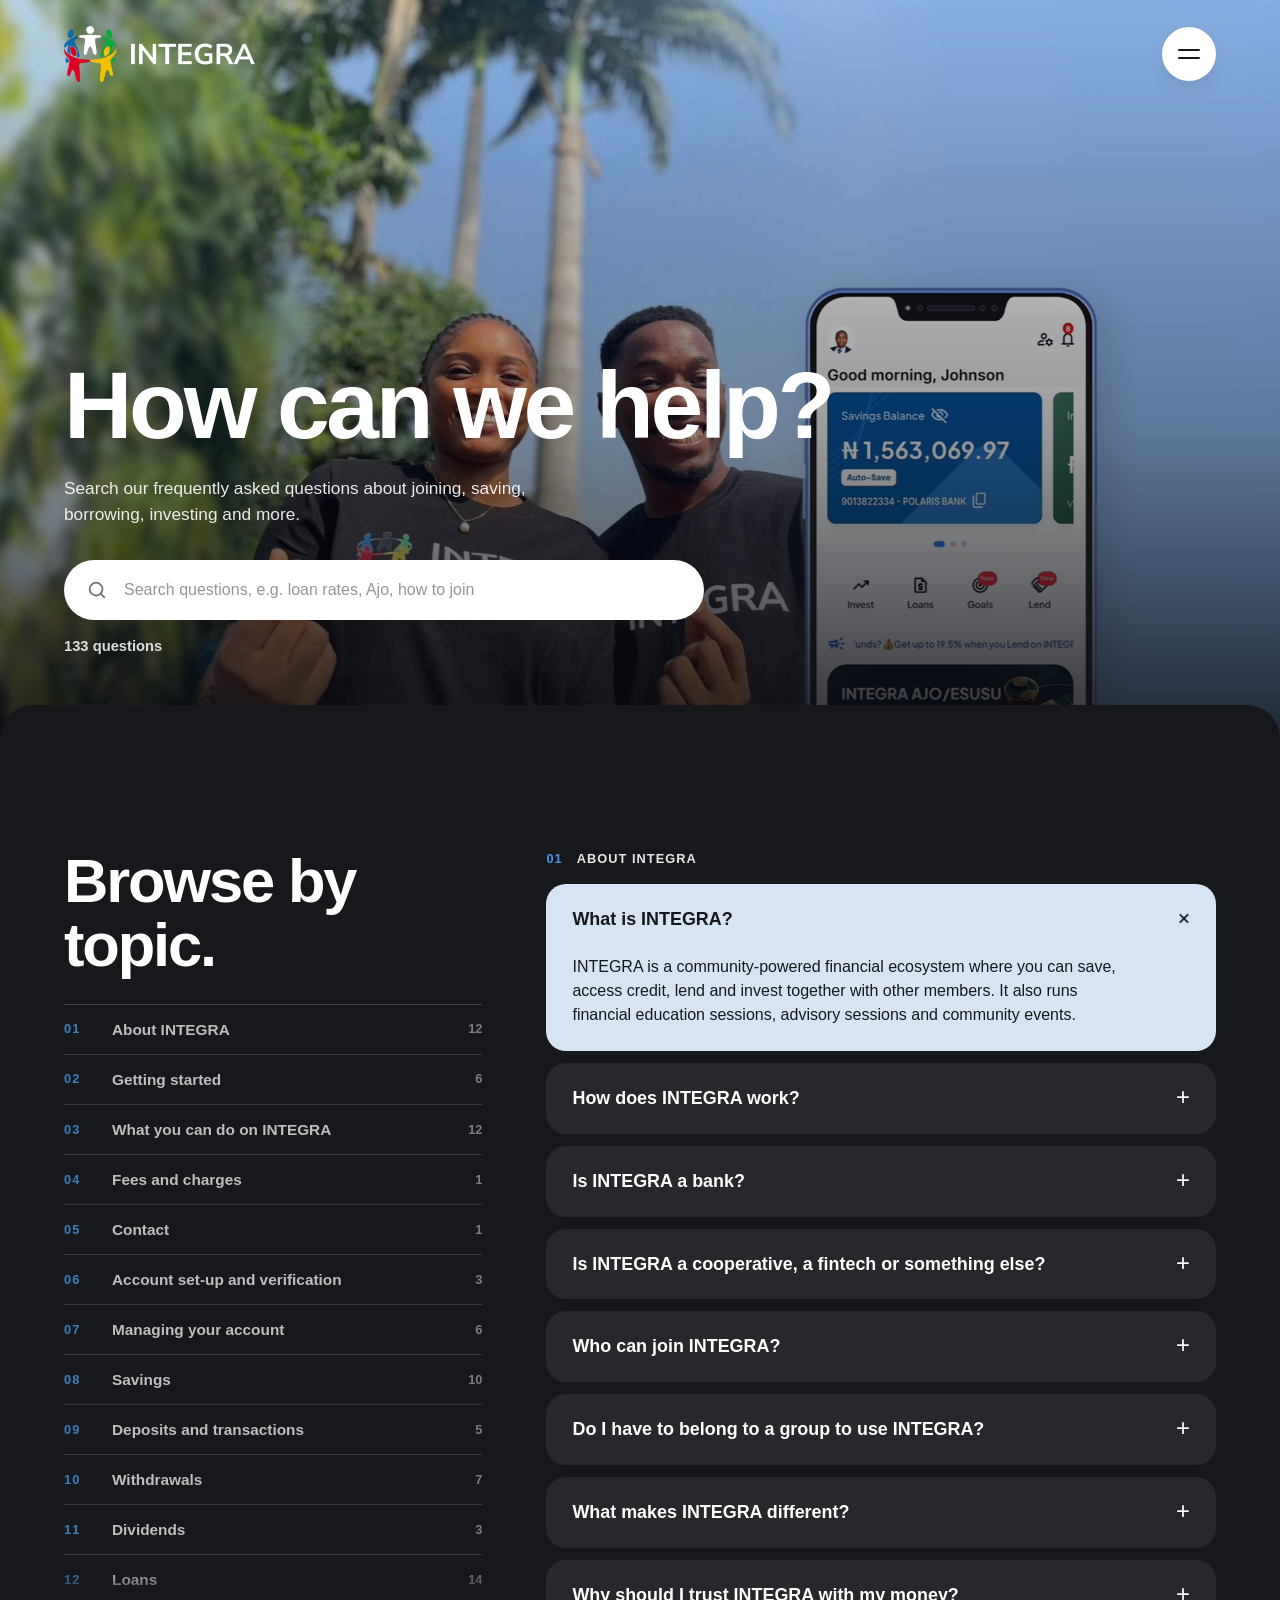
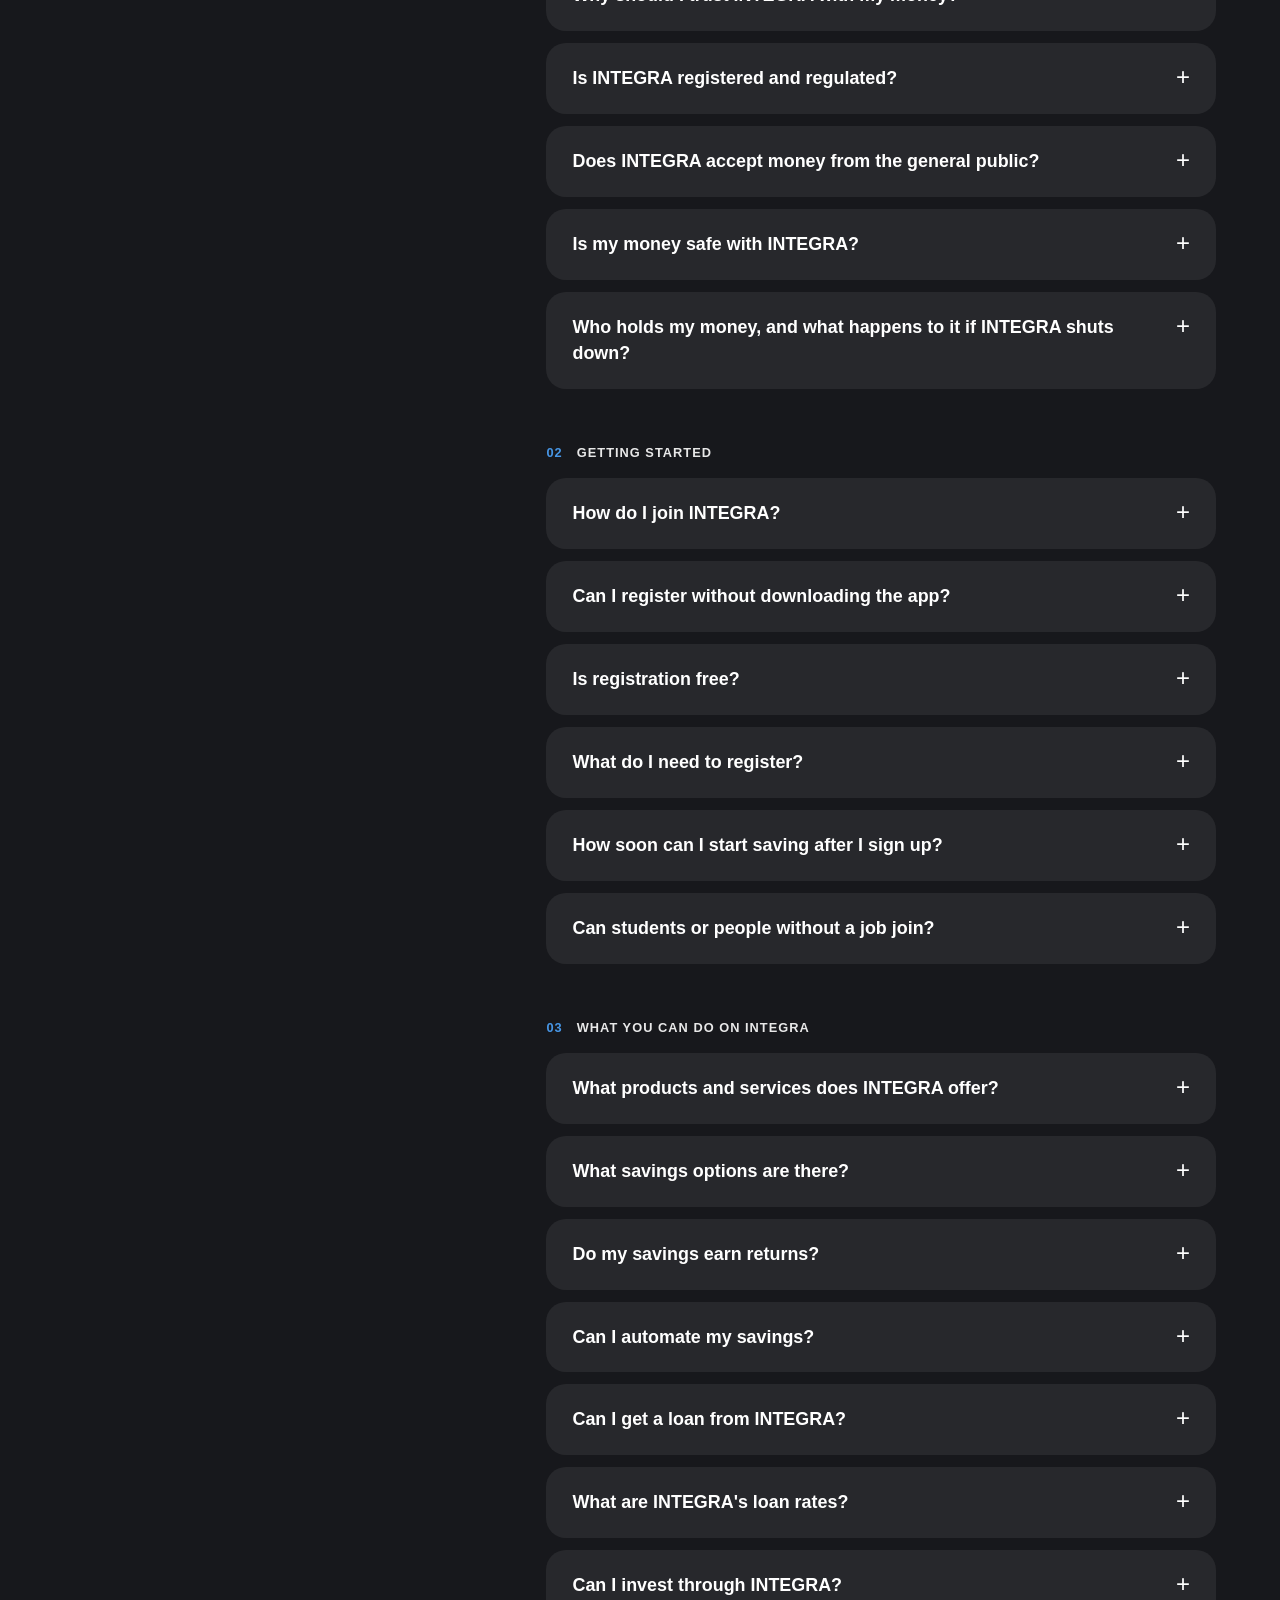
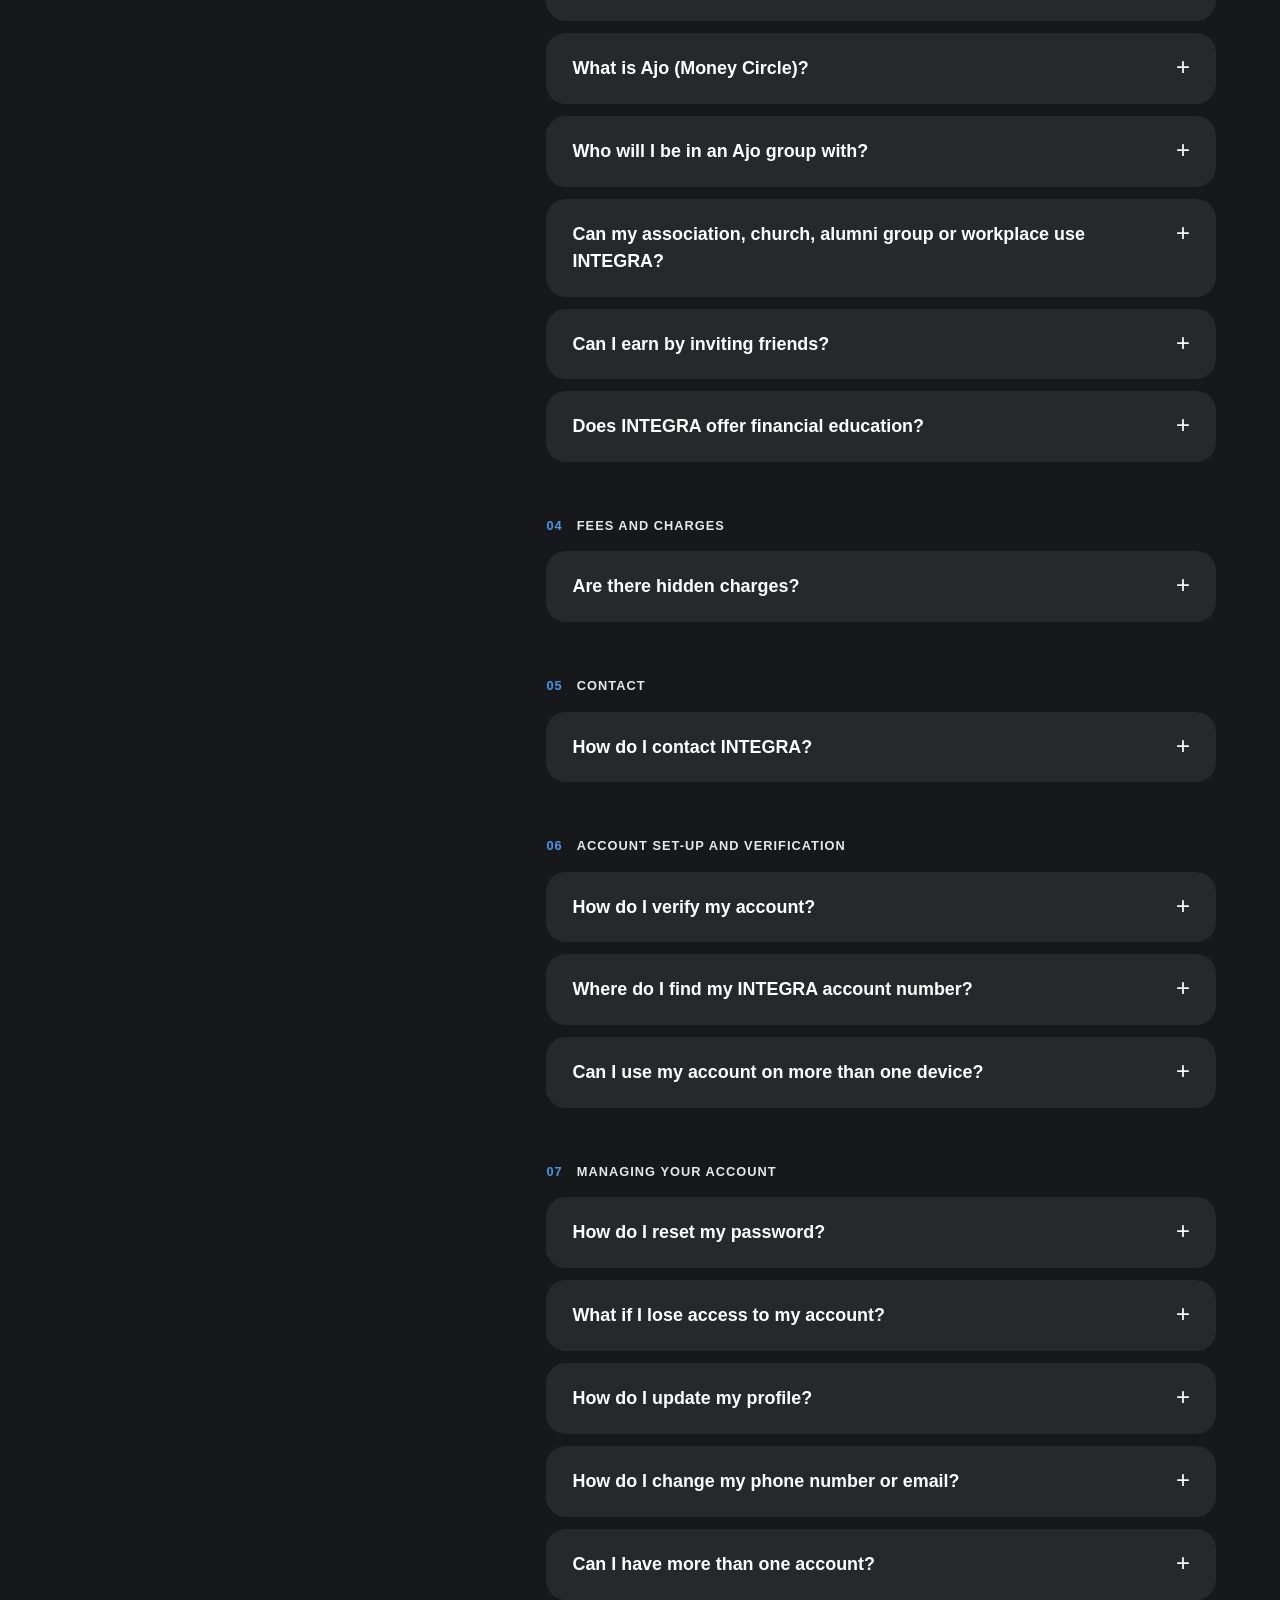
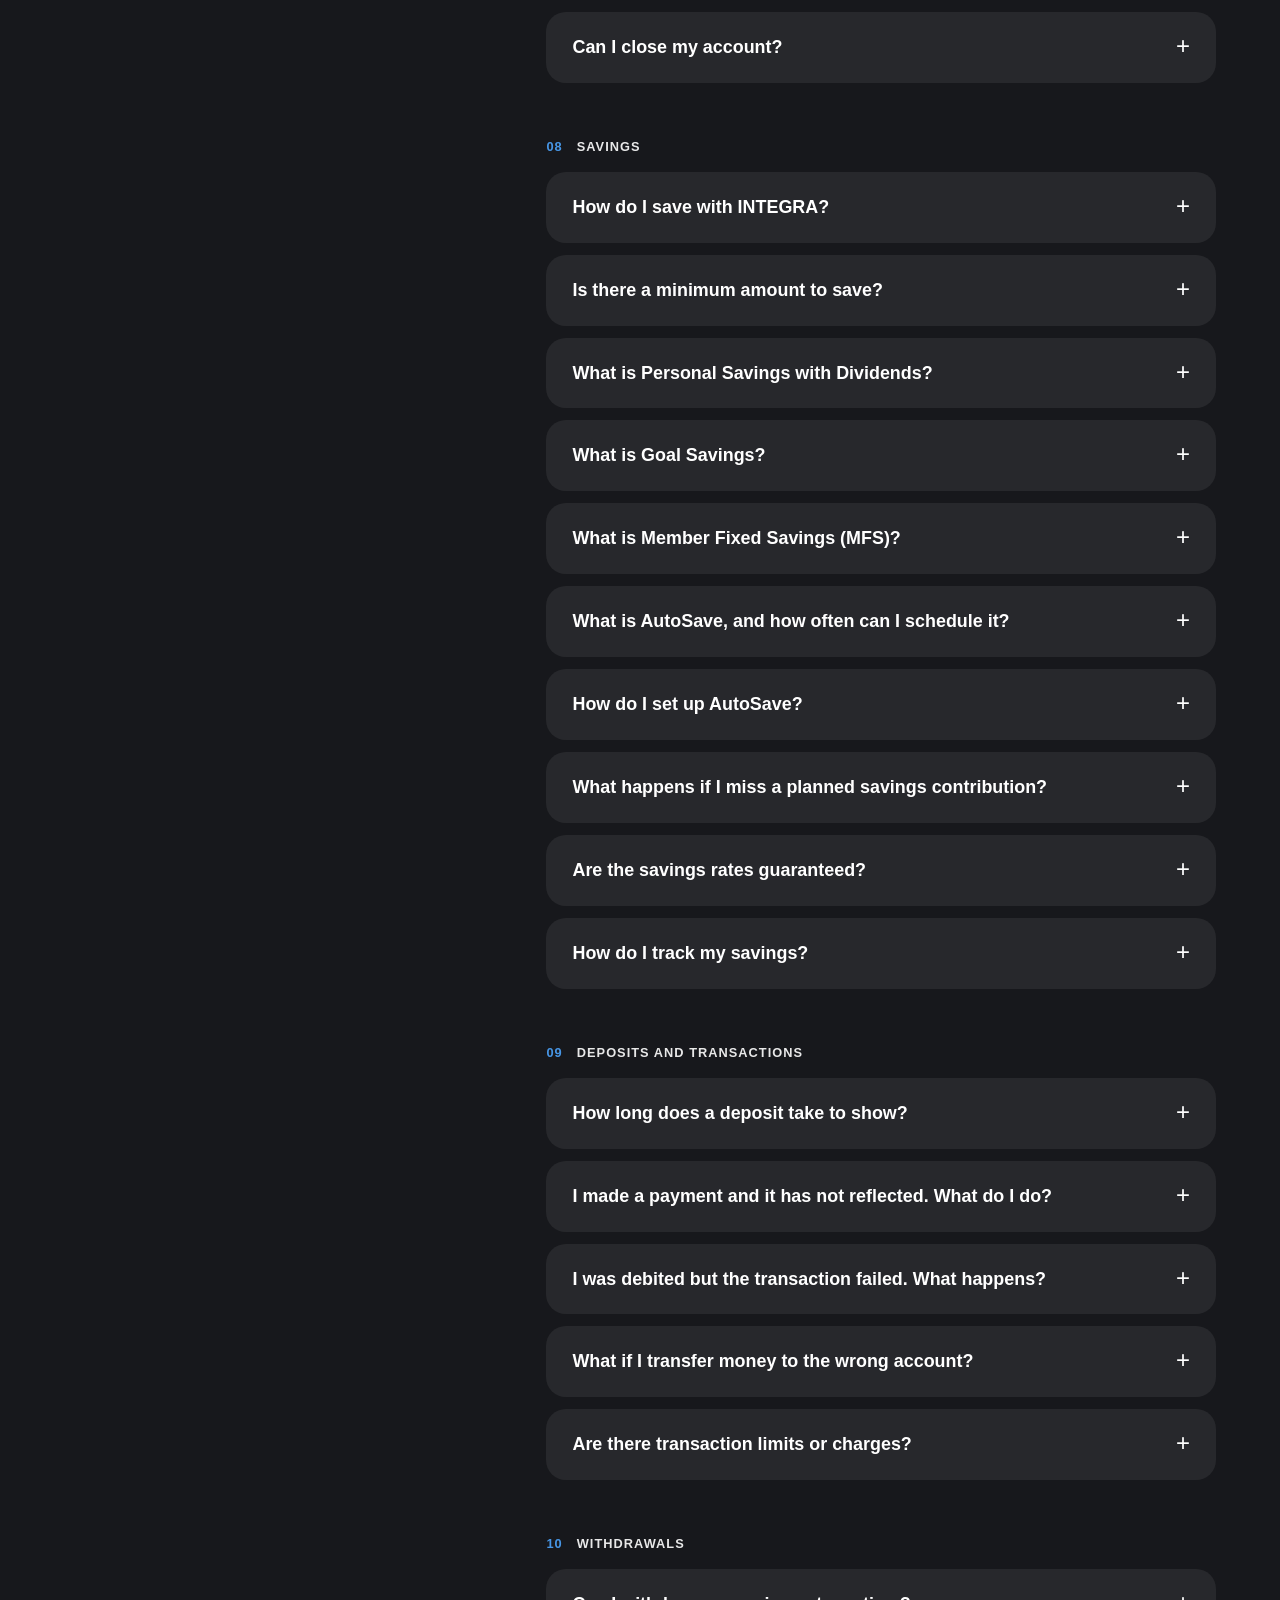
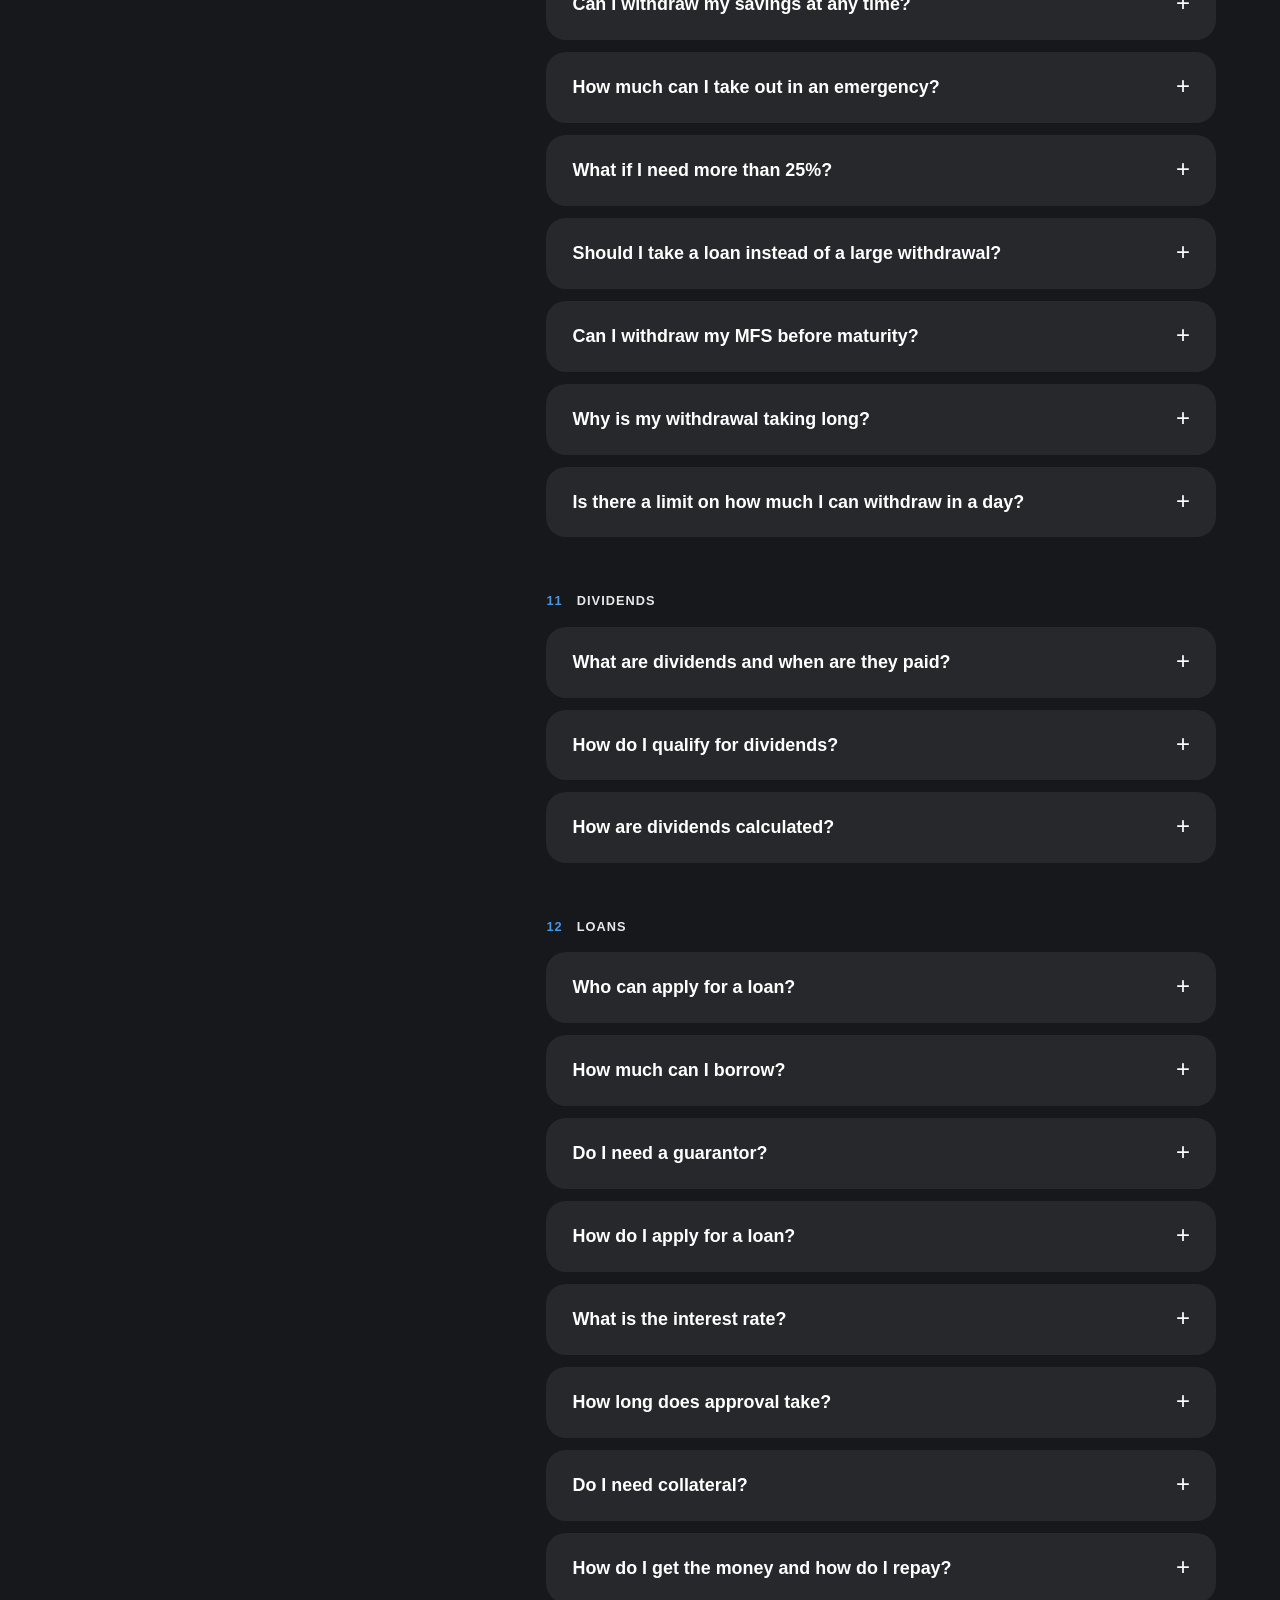
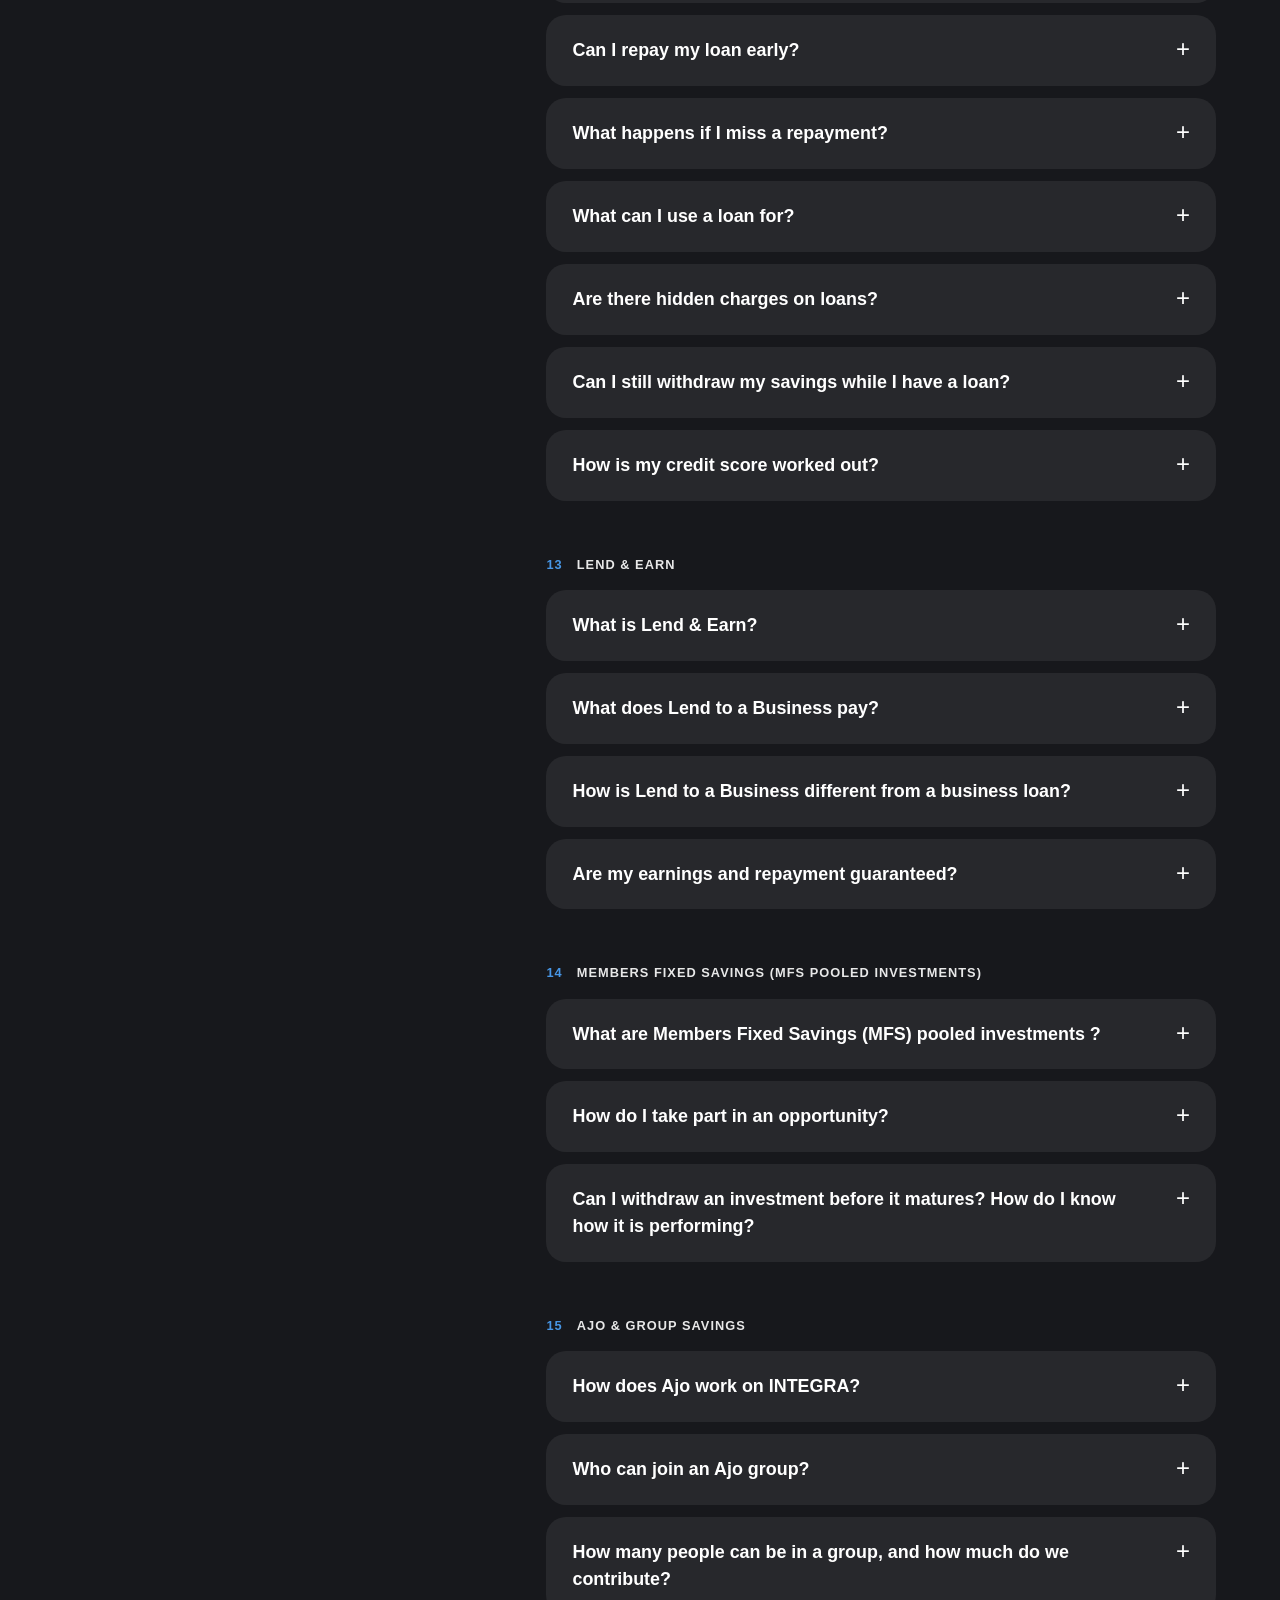
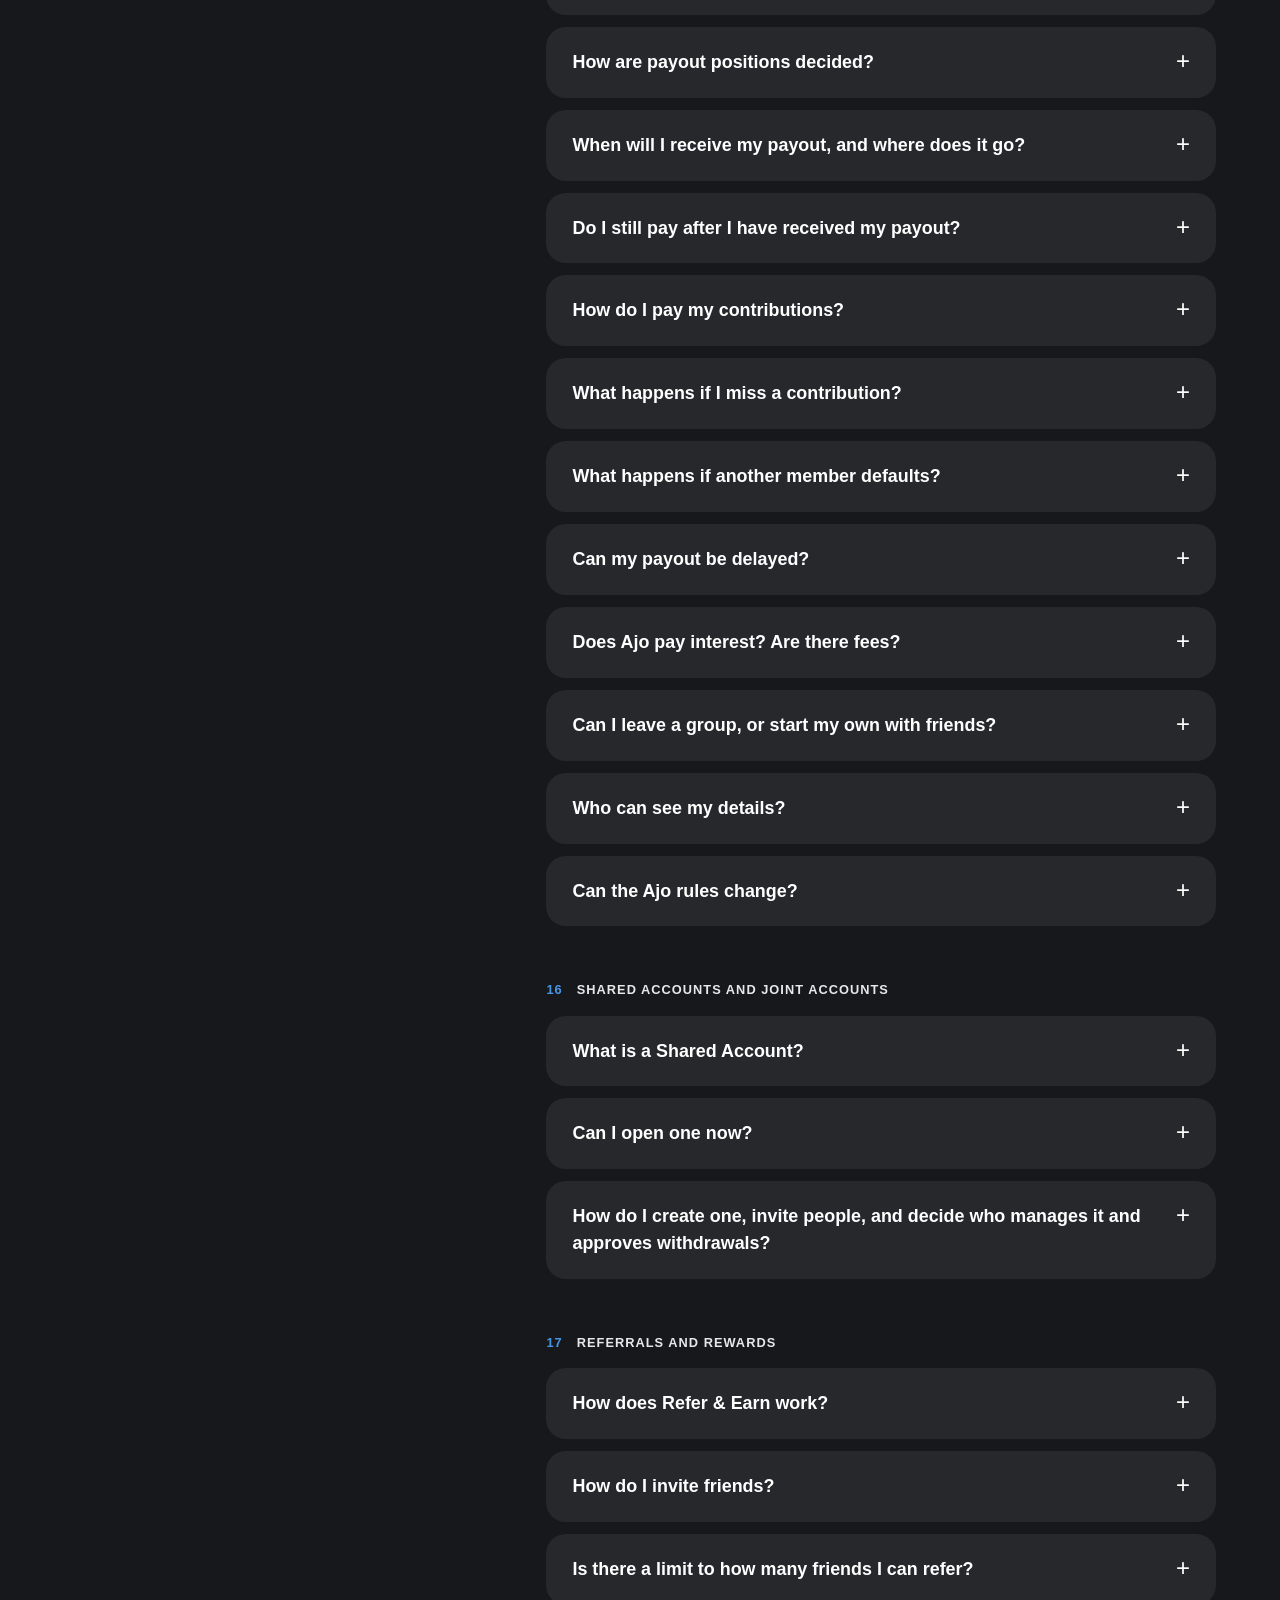
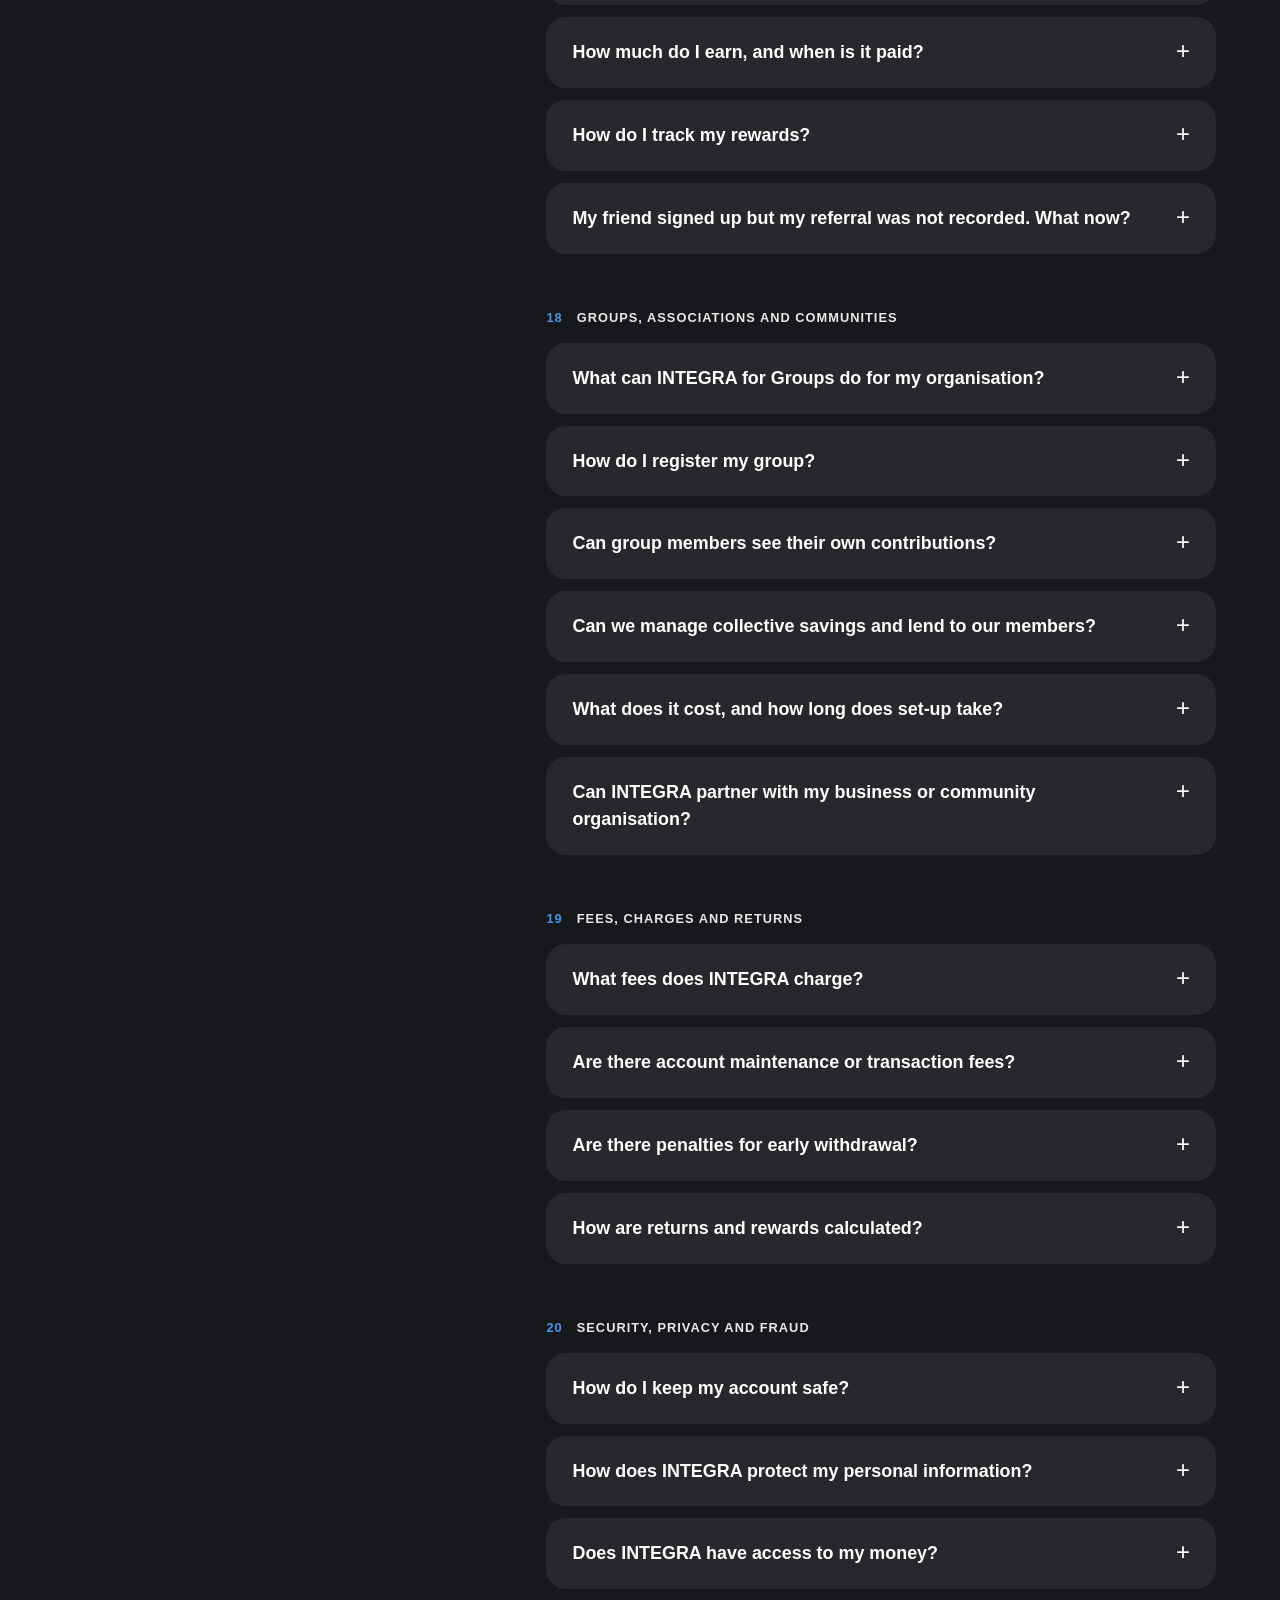
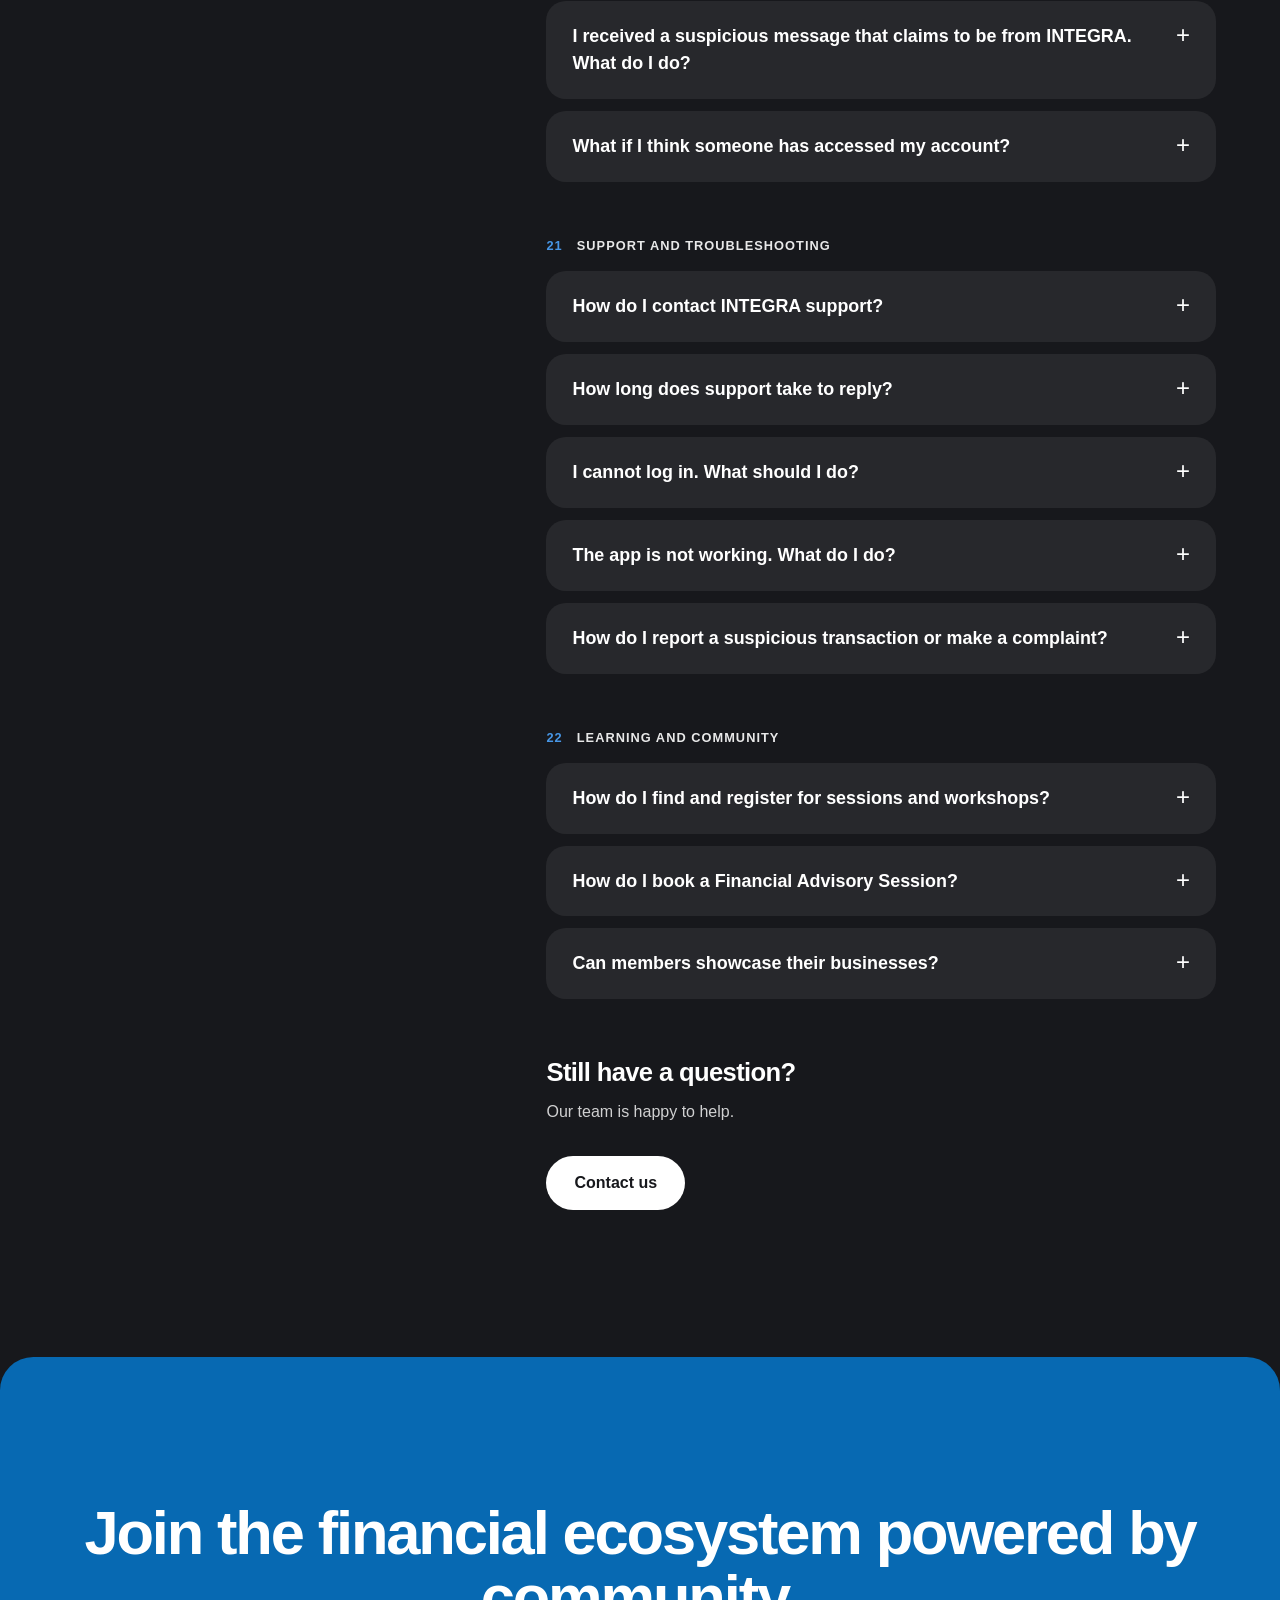
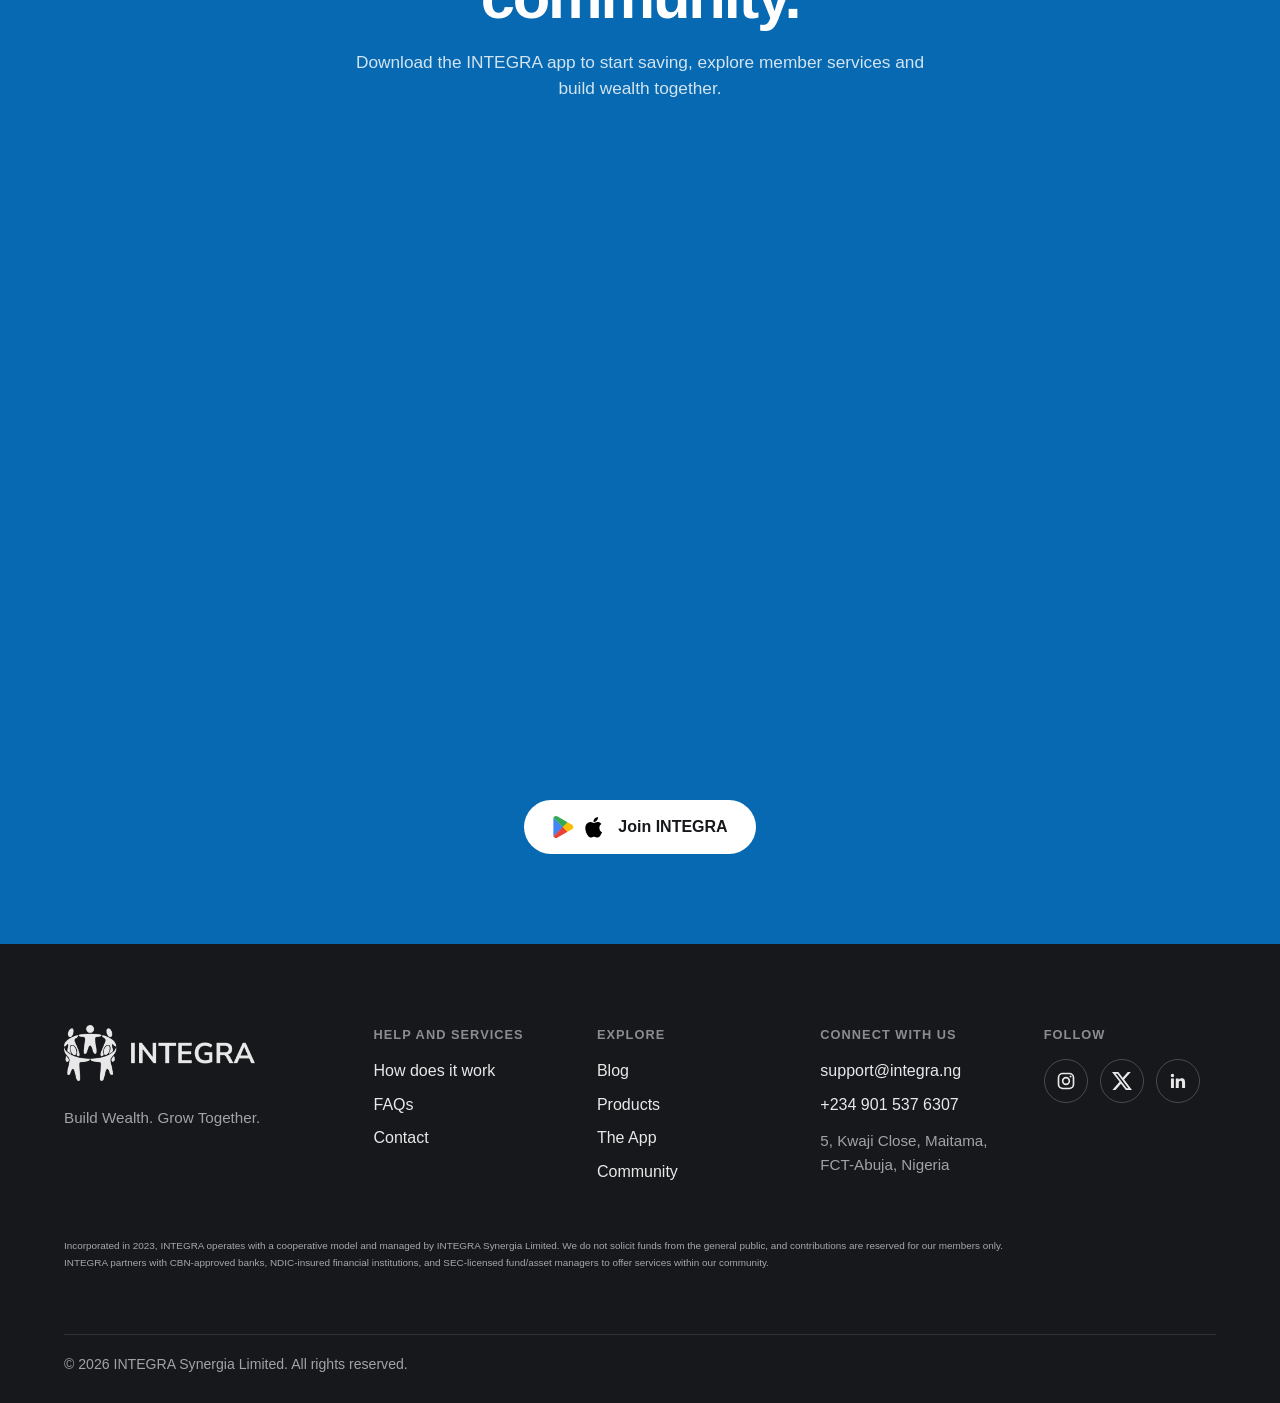
<file: faq.html>
<!doctype html>
<html lang="en">
<head>
<meta charset="utf-8">
<meta name="viewport" content="width=device-width,initial-scale=1,viewport-fit=cover">
<title>FAQs | INTEGRA</title>
<meta name="description" content="Answers to common questions about INTEGRA: joining, savings, loans, investments, Ajo money circles, fees and how to contact us.">
<link rel="icon" type="image/svg+xml" href="https://re-integra.vercel.app/integra-icon-colour.svg">
<link rel="shortcut icon" href="https://re-integra.vercel.app/integra-icon-colour.svg">
<link rel="preconnect" href="https://fonts.googleapis.com">
<link rel="preconnect" href="https://fonts.gstatic.com" crossorigin>
<link rel="stylesheet" href="https://fonts.googleapis.com/css2?family=Plus+Jakarta+Sans:wght@400;500;600;700&display=swap">
<link rel="stylesheet" href="integra-coop.css">
<link rel="stylesheet" href="faq.css">
</head>
<body>

<header class="top">
  <a class="brand" href="index.html" aria-label="INTEGRA CO-OP home"><img src="integra-lockup-reversed-white-figure.png" alt="" aria-hidden="true"></a>
  <button class="burger" id="burger" aria-label="Open menu" aria-expanded="false"><i></i><i></i></button>
</header>

<!-- MENU -->
<div class="menu" id="menu" role="dialog" aria-label="Menu">
  <div class="m-in">
    <div class="m-cards">
      <a class="m-card m-it" href="#" data-go="stories"><i class="cover" style="background-image:var(--img-event)"></i><span>Meet The Community</span></a>
      <a class="m-card m-it" href="#" data-go="belief"><i class="cover" style="background-image:var(--img-group)"></i><span>How INTEGRA Works</span></a>
      <a class="m-card m-it" href="#" data-go="app"><img src="invest1.jpg" alt="Loan illustration" style="vertical-align: top;"><span>The INTEGRA App</span></a>
    </div>
    <div class="m-cols">
      <div><h4 class="m-it">Explore</h4>
        <a class="m-it" href="#" data-go="hero">Home</a><a class="m-it" href="#" data-go="reach">About Us</a><a class="m-it" href="#" data-go="paths">Products</a>
        <a class="m-it" href="#" data-go="pillars">Community</a><a class="m-it" href="https://integra.ng/blog.html" target="_blank" rel="noopener">Blog</a><a class="m-it" href="contact.html">Contact</a></div>
      <div><h4 class="m-it">Get started</h4>
        <button class="m-it join-integra" type="button">Join INTEGRA</button>
        <h4 class="m-it" style="margin-top:14px">Follow</h4>
        <a class="m-it" href="https://www.instagram.com/integra_ng/" target="_blank" rel="noopener">Instagram</a><a class="m-it" href="https://www.linkedin.com/company/integrang/" target="_blank" rel="noopener">LinkedIn</a></div>
    </div>
  </div>
</div>

<div class="join-modal" id="joinModal" role="dialog" aria-modal="true" aria-labelledby="joinModalTitle" hidden>
  <button class="join-modal-backdrop" type="button" aria-label="Close app options"></button>
  <div class="join-modal-card">
    <button class="join-modal-close" type="button" aria-label="Close">×</button>
    <h2 id="joinModalTitle">Join INTEGRA</h2>
    <p>Choose your app store to download the INTEGRA app and get started.</p>
    <div class="join-modal-options">
      <a href="https://play.google.com/store/apps/details?id=ng.integra.app&hl=en" target="_blank" rel="noopener">
        <img src="play-store.svg" alt="" aria-hidden="true">
        <span><small>Download for</small>Android</span>
      </a>
      <a href="https://apple.co/4t9nuV" target="_blank" rel="noopener">
        <img class="apple-icon" src="apple-store.svg" alt="" aria-hidden="true">
        <span><small>Download for</small>iOS</span>
      </a>
    </div>
  </div>
</div>

<main id="main">

<!-- HERO + SEARCH -->
<section id="faq-hero">
  <div class="hero-photo"><i class="cover" style="background-image:var(--img-event)"></i></div>
  <div class="hero-dim"></div>
  <div class="hero-copy">
    <h1>How can we help?</h1>
    <p class="lede">Search our frequently asked questions about joining, saving, borrowing, investing and more.</p>
    <form class="faq-search" role="search" onsubmit="return false">
      <svg class="s-icon" viewBox="0 0 24 24" aria-hidden="true" focusable="false" fill="none" stroke="currentColor" stroke-width="2" stroke-linecap="round" stroke-linejoin="round"><circle cx="11" cy="11" r="7"/><path d="m20 20-3.5-3.5"/></svg>
      <input id="faqSearch" type="search" placeholder="Search questions, e.g. loan rates, Ajo, how to join" autocomplete="off" spellcheck="false" aria-label="Search frequently asked questions" aria-controls="faqList">
      <button class="faq-clear" id="faqClear" type="button" aria-label="Clear search" hidden>×</button>
    </form>
    <p class="faq-status" id="faqStatus" role="status" aria-live="polite">133 questions</p>
  </div>
</section>

<!-- QUESTIONS -->
<section id="faqs" class="sec top-round">
  <aside class="faq-side">
    <h2>Browse by topic.</h2>
    <nav class="faq-nav" aria-label="FAQ topics">
        <a href="#about" data-cat="about" aria-current="false"><span>01</span>About INTEGRA<em>12</em></a>
        <a href="#getting-started" data-cat="getting-started" aria-current="false"><span>02</span>Getting started<em>6</em></a>
        <a href="#products" data-cat="products" aria-current="false"><span>03</span>What you can do on INTEGRA<em>12</em></a>
        <a href="#fees" data-cat="fees" aria-current="false"><span>04</span>Fees and charges<em>1</em></a>
        <a href="#contact" data-cat="contact" aria-current="false"><span>05</span>Contact<em>1</em></a>
        <a href="#extra-account-set-up-and-verification" data-cat="extra-account-set-up-and-verification" aria-current="false"><span>06</span>Account set-up and verification<em>3</em></a>
        <a href="#extra-managing-your-account" data-cat="extra-managing-your-account" aria-current="false"><span>07</span>Managing your account<em>6</em></a>
        <a href="#extra-savings" data-cat="extra-savings" aria-current="false"><span>08</span>Savings<em>10</em></a>
        <a href="#extra-deposits-and-transactions" data-cat="extra-deposits-and-transactions" aria-current="false"><span>09</span>Deposits and transactions<em>5</em></a>
        <a href="#extra-withdrawals" data-cat="extra-withdrawals" aria-current="false"><span>10</span>Withdrawals<em>7</em></a>
        <a href="#extra-dividends" data-cat="extra-dividends" aria-current="false"><span>11</span>Dividends<em>3</em></a>
        <a href="#extra-loans" data-cat="extra-loans" aria-current="false"><span>12</span>Loans<em>14</em></a>
        <a href="#extra-lend-earn" data-cat="extra-lend-earn" aria-current="false"><span>13</span>Lend &amp; Earn<em>4</em></a>
        <a href="#extra-members-fixed-savings-mfs-pooled-investments" data-cat="extra-members-fixed-savings-mfs-pooled-investments" aria-current="false"><span>14</span>Members Fixed Savings (MFS Pooled Investments)<em>3</em></a>
        <a href="#extra-ajo-group-savings" data-cat="extra-ajo-group-savings" aria-current="false"><span>15</span>Ajo &amp; Group savings<em>14</em></a>
        <a href="#extra-shared-accounts-and-joint-accounts" data-cat="extra-shared-accounts-and-joint-accounts" aria-current="false"><span>16</span>Shared Accounts and Joint Accounts<em>3</em></a>
        <a href="#extra-referrals-and-rewards" data-cat="extra-referrals-and-rewards" aria-current="false"><span>17</span>Referrals and rewards<em>6</em></a>
        <a href="#extra-groups-associations-and-communities" data-cat="extra-groups-associations-and-communities" aria-current="false"><span>18</span>Groups, associations and communities<em>6</em></a>
        <a href="#extra-fees-charges-and-returns" data-cat="extra-fees-charges-and-returns" aria-current="false"><span>19</span>Fees, charges and returns<em>4</em></a>
        <a href="#extra-security-privacy-and-fraud" data-cat="extra-security-privacy-and-fraud" aria-current="false"><span>20</span>Security, privacy and fraud<em>5</em></a>
        <a href="#extra-support-and-troubleshooting" data-cat="extra-support-and-troubleshooting" aria-current="false"><span>21</span>Support and troubleshooting<em>5</em></a>
        <a href="#extra-learning-and-community" data-cat="extra-learning-and-community" aria-current="false"><span>22</span>Learning and community<em>3</em></a>
    </nav>
  </aside>

  <div id="faqList">
    <div class="faq-empty" id="faqEmpty" hidden>
      <h3>No results for “<span id="faqEmptyTerm"></span>”</h3>
      <p>Try a different word, or send us your question and the team will get back to you.</p>
      <div class="btns"><a class="btn btn-light" href="contact.html">Contact us</a></div>
    </div>
    <section class="faq-group" id="about" data-cat="about">
      <h3 class="faq-cat"><span>01</span>About INTEGRA</h3>
      <div class="q open"><button type="button" aria-expanded="true" aria-controls="a1"><span class="qt">What is INTEGRA?</span><b>+</b></button><div class="a" id="a1"><p>INTEGRA is a community-powered financial ecosystem where you can save, access credit, lend and invest together with other members. It also runs financial education sessions, advisory sessions and community events.</p></div></div>
      <div class="q"><button type="button" aria-expanded="false" aria-controls="a2"><span class="qt">How does INTEGRA work?</span><b>+</b></button><div class="a" id="a2"><p>You create an account in the app, save, pick a goal or a product, and automate it. You also have access to a community, the financial workshops and the advisory sessions to keep you on track.<br>Members save side by side, borrow from a pool they also contribute to, and invest together in vetted deals.</p></div></div>
      <div class="q"><button type="button" aria-expanded="false" aria-controls="a3"><span class="qt">Is INTEGRA a bank?</span><b>+</b></button><div class="a" id="a3"><p>No. INTEGRA is not a commercial bank. It partners with CBN-approved banks, NDIC-insured financial institutions and SEC-licensed fund or asset managers to offer services within its community.</p></div></div>
      <div class="q"><button type="button" aria-expanded="false" aria-controls="a4"><span class="qt">Is INTEGRA a cooperative, a fintech or something else?</span><b>+</b></button><div class="a" id="a4"><p>INTEGRA operates under a cooperative model and is managed by INTEGRA Synergia Limited, which was incorporated in 2023.</p></div></div>
      <div class="q"><button type="button" aria-expanded="false" aria-controls="a5"><span class="qt">Who can join INTEGRA?</span><b>+</b></button><div class="a" id="a5"><p>Anyone who gives accurate personal and identification details and agrees to INTEGRA's rules. Groups such as cooperatives, unions, professional networks, faith-based groups, workplace groups, alumni groups and social or investment clubs can also use INTEGRA. Each product has its own eligibility rules.</p></div></div>
      <div class="q"><button type="button" aria-expanded="false" aria-controls="a6"><span class="qt">Do I have to belong to a group to use INTEGRA?</span><b>+</b></button><div class="a" id="a6"><p>No. You can use the products available to your account on your own. Some group products and programmes have their own requirements.</p></div></div>
      <div class="q"><button type="button" aria-expanded="false" aria-controls="a7"><span class="qt">What makes INTEGRA different?</span><b>+</b></button><div class="a" id="a7"><p>It puts savings, credit, lending, investment opportunities, financial education and community in one app, so you save and borrow alongside people working toward similar goals.</p></div></div>
      <div class="q"><button type="button" aria-expanded="false" aria-controls="a8"><span class="qt">Why should I trust INTEGRA with my money?</span><b>+</b></button><div class="a" id="a8"><p>INTEGRA was incorporated in 2023 and is managed by INTEGRA Synergia Limited. We currently have 500+ members and our loans have performed 100% since it started. Every product has its own terms and risks, so read them before you commit money.</p></div></div>
      <div class="q"><button type="button" aria-expanded="false" aria-controls="a9"><span class="qt">Is INTEGRA registered and regulated?</span><b>+</b></button><div class="a" id="a9"><p>INTEGRA was incorporated in 2023 and is managed by INTEGRA Synergia Limited.<br>INTEGRA has a Money Lenders License and also registered to perform as a cooperative.</p></div></div>
      <div class="q"><button type="button" aria-expanded="false" aria-controls="a10"><span class="qt">Does INTEGRA accept money from the general public?</span><b>+</b></button><div class="a" id="a10"><p>No. Contributions are reserved for members only, and INTEGRA does not solicit funds from the general public.</p></div></div>
      <div class="q"><button type="button" aria-expanded="false" aria-controls="a11"><span class="qt">Is my money safe with INTEGRA?</span><b>+</b></button><div class="a" id="a11"><p>Yes. Your funds are protected with bank-grade security on the app, held with licensed custodians, and never mixed with INTEGRA's operational funds.</p></div></div>
      <div class="q"><button type="button" aria-expanded="false" aria-controls="a12"><span class="qt">Who holds my money, and what happens to it if INTEGRA shuts down?</span><b>+</b></button><div class="a" id="a12"><p>INTEGRA partners with CBN-approved banks, NDIC-insured financial institutions, and SEC-licensed fund/asset managers to offer services within our community.</p></div></div>
    </section>
    <section class="faq-group" id="getting-started" data-cat="getting-started">
      <h3 class="faq-cat"><span>02</span>Getting started</h3>
      <div class="q"><button type="button" aria-expanded="false" aria-controls="a13"><span class="qt">How do I join INTEGRA?</span><b>+</b></button><div class="a" id="a13"><p>Download the INTEGRA app from the Google Play Store or Apple App Store. Create your account, enter your personal details and complete identity verification.</p></div></div>
      <div class="q"><button type="button" aria-expanded="false" aria-controls="a14"><span class="qt">Can I register without downloading the app?</span><b>+</b></button><div class="a" id="a14"><p>Yes. You can register on the web app at <a href="https://integra.ng/app" target="_blank" rel="noopener">integra.ng/app</a>. Note that the features on the web app are few, so for a full experience, we recommend you download the app.</p></div></div>
      <div class="q"><button type="button" aria-expanded="false" aria-controls="a15"><span class="qt">Is registration free?</span><b>+</b></button><div class="a" id="a15"><p>Yes. There is no registration fee. Charges on specific products are separate and shown in each product's terms.</p></div></div>
      <div class="q"><button type="button" aria-expanded="false" aria-controls="a16"><span class="qt">What do I need to register?</span><b>+</b></button><div class="a" id="a16"><p>Basic personal information. You may also be asked for extra documents to verify your identity or further authenticate your credit score/financial history.</p></div></div>
      <div class="q"><button type="button" aria-expanded="false" aria-controls="a17"><span class="qt">How soon can I start saving after I sign up?</span><b>+</b></button><div class="a" id="a17"><p>You can log in to your dashboard straight away. Your INTEGRA account number appears there within a few minutes, though in rare cases it can take a few hours. Your membership becomes fully active once the account number is issued.</p></div></div>
      <div class="q"><button type="button" aria-expanded="false" aria-controls="a18"><span class="qt">Can students or people without a job join?</span><b>+</b></button><div class="a" id="a18"><p>People at different stages of their financial journey can create an account, subject to current onboarding rules. Access to specific products depends on each product's eligibility requirements.</p></div></div>
    </section>
    <section class="faq-group" id="products" data-cat="products">
      <h3 class="faq-cat"><span>03</span>What you can do on INTEGRA</h3>
      <div class="q"><button type="button" aria-expanded="false" aria-controls="a19"><span class="qt">What products and services does INTEGRA offer?</span><b>+</b></button><div class="a" id="a19"><p>INTEGRA offers:<br>- Savings: Personal Savings with Dividends, Goal Savings, AutoSave and Member Fixed Savings (MFS)<br>- Group saving: Money Circle (Ajo/Esusu) and Shared Accounts<br>- Borrowing and lending: personal loans, business loans and Lend &amp; Earn<br>- Learning: MoneyWise, Open House sessions, Business LaunchPad, Wealth Seminars, Financial Advisory Sessions and the #IntentionalYou series<br>- Refer &amp; Earn, and INTEGRA for Groups for organisations</p></div></div>
      <div class="q"><button type="button" aria-expanded="false" aria-controls="a20"><span class="qt">What savings options are there?</span><b>+</b></button><div class="a" id="a20"><p>Personal Savings with Dividends builds your savings over time and pays dividends yearly.<br>Goal Savings helps you save toward a target such as rent or school fees.<br>AutoSave automates your contributions with tenured returns.<br>Member Fixed Savings (MFS) lets you set aside an amount for a chosen period with interests.</p></div></div>
      <div class="q"><button type="button" aria-expanded="false" aria-controls="a21"><span class="qt">Do my savings earn returns?</span><b>+</b></button><div class="a" id="a21"><p>Yes. Savings with Dividends pays yearly dividends that depend on INTEGRA's annual performance, and the average over the past three years has been 22%. Goal Savings is 18% and Member Fixed Savings (MFS) is up to 22.5%, subject to product terms. Note that rates can change for members, so confirm the current rate in the app before you save.</p></div></div>
      <div class="q"><button type="button" aria-expanded="false" aria-controls="a22"><span class="qt">Can I automate my savings?</span><b>+</b></button><div class="a" id="a22"><p>AutoSave lets you pick an amount and a schedule and authorise INTEGRA to deduct it, so saving happens automatically.</p></div></div>
      <div class="q"><button type="button" aria-expanded="false" aria-controls="a23"><span class="qt">Can I get a loan from INTEGRA?</span><b>+</b></button><div class="a" id="a23"><p>Eligible members can, after an assessment. Approval is not automatic. For a personal loan you need an active account, completed identity verification and at least six months of consistent savings.</p></div></div>
      <div class="q"><button type="button" aria-expanded="false" aria-controls="a24"><span class="qt">What are INTEGRA's loan rates?</span><b>+</b></button><div class="a" id="a24"><p>Personal loans for members are priced at 1.5% per month and business loans at 4% per month, subject to the loan agreement/collateral/guarantor, fees and repayment terms.</p></div></div>
      <div class="q"><button type="button" aria-expanded="false" aria-controls="a25"><span class="qt">Can I invest through INTEGRA?</span><b>+</b></button><div class="a" id="a25"><p>INTEGRA offers selected investment and lending opportunities as they become available, such as pooled investments in vetted businesses, sustainable ventures and financial instruments, and Lend &amp; Earn. Each has its own terms and eligibility. INTEGRA guarantees all lending, earning and Ajo payouts.</p></div></div>
      <div class="q"><button type="button" aria-expanded="false" aria-controls="a26"><span class="qt">What is Ajo (Money Circle)?</span><b>+</b></button><div class="a" id="a26"><p>Ajo is a group savings arrangement where members contribute on a schedule and take turns receiving the pooled amount. If 10 people each contribute ₦100,000, the member whose turn it is receives ₦1,000,000. Ajo does not pay interest.</p></div></div>
      <div class="q"><button type="button" aria-expanded="false" aria-controls="a27"><span class="qt">Who will I be in an Ajo group with?</span><b>+</b></button><div class="a" id="a27"><p>People vetted by INTEGRA. Contributions, payout order and payment history are visible to everyone in the group.</p></div></div>
      <div class="q"><button type="button" aria-expanded="false" aria-controls="a28"><span class="qt">Can my association, church, alumni group or workplace use INTEGRA?</span><b>+</b></button><div class="a" id="a28"><p>Yes. INTEGRA for Groups is for cooperatives, associations, alumni groups, faith-based groups, workplace groups and any organisation that collects contributions and lends to its members. It offers member dashboards, personalised savings accounts, loan management, contribution tracking and real-time reporting. Use the "Book A Demo" button on the website or email <a href="mailto:support@integra.ng">support@integra.ng</a>.</p></div></div>
      <div class="q"><button type="button" aria-expanded="false" aria-controls="a29"><span class="qt">Can I earn by inviting friends?</span><b>+</b></button><div class="a" id="a29"><p>Yes. Share your referral link, and you earn a cash reward when your friend joins and completes a first qualifying transaction. There is no limit on how many friends you can refer.</p></div></div>
      <div class="q"><button type="button" aria-expanded="false" aria-controls="a30"><span class="qt">Does INTEGRA offer financial education?</span><b>+</b></button><div class="a" id="a30"><p>Yes. MoneyWise webinars cover budgeting and growing net worth. There are also Open House sessions, Business LaunchPad for entrepreneurs, Wealth Seminars, one-on-one Financial Advisory Sessions and the #IntentionalYou series.</p></div></div>
    </section>
    <section class="faq-group" id="fees" data-cat="fees">
      <h3 class="faq-cat"><span>04</span>Fees and charges</h3>
      <div class="q"><button type="button" aria-expanded="false" aria-controls="a31"><span class="qt">Are there hidden charges?</span><b>+</b></button><div class="a" id="a31"><p>No Hidden Charges. Our system is transparent and all fees and charges are shown in each product's terms before you proceed. Check the terms and the transaction summary before you confirm anything.</p></div></div>
    </section>
    <section class="faq-group" id="contact" data-cat="contact">
      <h3 class="faq-cat"><span>05</span>Contact</h3>
      <div class="q"><button type="button" aria-expanded="false" aria-controls="a32"><span class="qt">How do I contact INTEGRA?</span><b>+</b></button><div class="a" id="a32"><p>Email <a href="mailto:support@integra.ng">support@integra.ng</a>, or call/WhatsApp <a href="tel:+2349015376307">+234 901 537 6307</a>. The office is at 5, Kwaji Close, Maitama, FCT-Abuja. Official social accounts are Instagram @INTEGRA.ng, X @INTEGRA_NG and LinkedIn INTEGRA.ng.</p></div></div>
    </section>

    <section class="faq-group" id="extra-account-set-up-and-verification" data-cat="extra-account-set-up-and-verification">
      <h3 class="faq-cat"><span>06</span>Account set-up and verification</h3>
      <div class="q"><button type="button" aria-expanded="false" aria-controls="a33"><span class="qt">How do I verify my account?</span><b>+</b></button><div class="a" id="a33"><p>Complete the identity verification steps in the app. INTEGRA may ask for extra documents, and if you do not finish verification, your access to withdrawals, loans and dividends can be restricted. Verification may take a few hours.</p></div></div>
      <div class="q"><button type="button" aria-expanded="false" aria-controls="a34"><span class="qt">Where do I find my INTEGRA account number?</span><b>+</b></button><div class="a" id="a34"><p>On your dashboard. It is generated after you register, usually within a few minutes and in rare cases after few hours. Use only the account details shown on your dashboard when you fund your savings.</p></div></div>
      <div class="q"><button type="button" aria-expanded="false" aria-controls="a35"><span class="qt">Can I use my account on more than one device?</span><b>+</b></button><div class="a" id="a35"><p>Yes. Your account can be accessed from more than one device if you have the correct login details.</p></div></div>
    </section>
    <section class="faq-group" id="extra-managing-your-account" data-cat="extra-managing-your-account">
      <h3 class="faq-cat"><span>07</span>Managing your account</h3>
      <div class="q"><button type="button" aria-expanded="false" aria-controls="a36"><span class="qt">How do I reset my password?</span><b>+</b></button><div class="a" id="a36"><p>Use the password reset option on the login page and follow the instructions sent to your registered contact details. If you cannot complete the reset, contact support.</p></div></div>
      <div class="q"><button type="button" aria-expanded="false" aria-controls="a37"><span class="qt">What if I lose access to my account?</span><b>+</b></button><div class="a" id="a37"><p>Try the password reset first. If that does not work, contact support at support@integra.ng or +234 901 537 6307. Never share your password, PIN or one-time passcode with anyone.</p></div></div>
      <div class="q"><button type="button" aria-expanded="false" aria-controls="a38"><span class="qt">How do I update my profile?</span><b>+</b></button><div class="a" id="a38"><p>Log in and use the profile update option. Some changes need extra identity checks or help from support.</p></div></div>
      <div class="q"><button type="button" aria-expanded="false" aria-controls="a39"><span class="qt">How do I change my phone number or email?</span><b>+</b></button><div class="a" id="a39"><p>Your registered phone number is a unique number that can't be changed.<br>It can serve as your referral code, and Ajo requires a verified phone number.</p></div></div>
      <div class="q"><button type="button" aria-expanded="false" aria-controls="a40"><span class="qt">Can I have more than one account?</span><b>+</b></button><div class="a" id="a40"><p>Yes. INTEGRA does not limit the amount of account you can create. You will need unique email and phone number to create another account.</p></div></div>
      <div class="q"><button type="button" aria-expanded="false" aria-controls="a41"><span class="qt">Can I close my account?</span><b>+</b></button><div class="a" id="a41"><p>You can request closure or simply stop accessing your account. Any balances, active savings placements, loans or other obligations will be dealt with under their terms first.<br>INTEGRA may keep records where audit, legal or regulatory rules require it.</p></div></div>
    </section>
    <section class="faq-group" id="extra-savings" data-cat="extra-savings">
      <h3 class="faq-cat"><span>08</span>Savings</h3>
      <div class="q"><button type="button" aria-expanded="false" aria-controls="a42"><span class="qt">How do I save with INTEGRA?</span><b>+</b></button><div class="a" id="a42"><p>Log in, find your personal INTEGRA account number on the dashboard, and transfer money to it by mobile app transfer or USSD. The deposit shows on your dashboard and you get an SMS.<br>You can also Auto-Save with your Card or Bank.</p></div></div>
      <div class="q"><button type="button" aria-expanded="false" aria-controls="a43"><span class="qt">Is there a minimum amount to save?</span><b>+</b></button><div class="a" id="a43"><p>There is no compulsory minimum. INTEGRA recommends saving at least ₦10,000 a month, and at least one savings transaction a month keeps your account active. MFS has a working minimum of ₦100,000 per placement, and Lending &amp; Ajo contribution starts at ₦50,000.</p></div></div>
      <div class="q"><button type="button" aria-expanded="false" aria-controls="a44"><span class="qt">What is Personal Savings with Dividends?</span><b>+</b></button><div class="a" id="a44"><p>It is the savings account on your app for building your savings over time. Dividends are paid once a year and depend on INTEGRA's annual performance. The average over the past three years has been 22%.</p></div></div>
      <div class="q"><button type="button" aria-expanded="false" aria-controls="a45"><span class="qt">What is Goal Savings?</span><b>+</b></button><div class="a" id="a45"><p>You set a target such as rent or school fees and track your progress in the app. It offers 18% per annum, subject to product terms, and you can save toward more than one goal using the options on your account.</p></div></div>
      <div class="q"><button type="button" aria-expanded="false" aria-controls="a46"><span class="qt">What is Member Fixed Savings (MFS)?</span><b>+</b></button><div class="a" id="a46"><p>You set aside a chosen amount for a fixed period and earn up to 22.5%, depending on the plan. The working tenors are 1, 3, 6 and 12 months, and at maturity your principal and the return is disbursed to your account.</p></div></div>
      <div class="q"><button type="button" aria-expanded="false" aria-controls="a47"><span class="qt">What is AutoSave, and how often can I schedule it?</span><b>+</b></button><div class="a" id="a47"><p>AutoSave deducts an amount you choose, on a schedule you set, with your authorisation. Schedules can be daily, weekly, biweekly or monthly. It funds a savings plan and interest rate is dependent on plan selected.</p></div></div>
      <div class="q"><button type="button" aria-expanded="false" aria-controls="a48"><span class="qt">How do I set up AutoSave?</span><b>+</b></button><div class="a" id="a48"><p>Login. Click Auto-Save and select the payment option &amp; tenure/frequency. Deductions can come from Card or Bank Account.</p></div></div>
      <div class="q"><button type="button" aria-expanded="false" aria-controls="a49"><span class="qt">What happens if I miss a planned savings contribution?</span><b>+</b></button><div class="a" id="a49"><p>The effect depends on the product. Consistent saving improves your access to loans and dividends.</p></div></div>
      <div class="q"><button type="button" aria-expanded="false" aria-controls="a50"><span class="qt">Are the savings rates guaranteed?</span><b>+</b></button><div class="a" id="a50"><p>Saving rates depends on the time of savings and amount saved. Dividends are paid out yearly.</p></div></div>
      <div class="q"><button type="button" aria-expanded="false" aria-controls="a51"><span class="qt">How do I track my savings?</span><b>+</b></button><div class="a" id="a51"><p>Your app/dashboard shows your account information and transaction history.</p></div></div>
    </section>
    <section class="faq-group" id="extra-deposits-and-transactions" data-cat="extra-deposits-and-transactions">
      <h3 class="faq-cat"><span>09</span>Deposits and transactions</h3>
      <div class="q"><button type="button" aria-expanded="false" aria-controls="a52"><span class="qt">How long does a deposit take to show?</span><b>+</b></button><div class="a" id="a52"><p>Successful deposits reflect on your dashboard in seconds and trigger an SMS.</p></div></div>
      <div class="q"><button type="button" aria-expanded="false" aria-controls="a53"><span class="qt">I made a payment and it has not reflected. What do I do?</span><b>+</b></button><div class="a" id="a53"><p>Contact support with the transaction date, the amount, the payment reference and your proof of payment so the team can investigate. Do not share your password, PIN or one-time passcode.</p></div></div>
      <div class="q"><button type="button" aria-expanded="false" aria-controls="a54"><span class="qt">I was debited but the transaction failed. What happens?</span><b>+</b></button><div class="a" id="a54"><p>Contact support with the same details: date, amount, reference and proof of payment. You are also advised to contact the Bank used in transacting, for further investigation.</p></div></div>
      <div class="q"><button type="button" aria-expanded="false" aria-controls="a55"><span class="qt">What if I transfer money to the wrong account?</span><b>+</b></button><div class="a" id="a55"><p>To lower the risk, fund your savings only through the account details shown on your dashboard. We only account for funds made to the accounts assigned to you.</p></div></div>
      <div class="q"><button type="button" aria-expanded="false" aria-controls="a56"><span class="qt">Are there transaction limits or charges?</span><b>+</b></button><div class="a" id="a56"><p>There are no transaction limits. Charges incurred are fees stipulated by bank/CBN rules.</p></div></div>
    </section>
    <section class="faq-group" id="extra-withdrawals" data-cat="extra-withdrawals">
      <h3 class="faq-cat"><span>10</span>Withdrawals</h3>
      <div class="q"><button type="button" aria-expanded="false" aria-controls="a57"><span class="qt">Can I withdraw my savings at any time?</span><b>+</b></button><div class="a" id="a57"><p>You can submit a withdrawal request on the platform. Requests are reviewed and payment made to your verified stipulated bank account.</p></div></div>
      <div class="q"><button type="button" aria-expanded="false" aria-controls="a58"><span class="qt">How much can I take out in an emergency?</span><b>+</b></button><div class="a" id="a58"><p>You can take out whatever funds you have saved, subject to the plans. We advise a 25% of your total savings, once every quarter to enable you stay consistent with your financial goal.</p></div></div>
      <div class="q"><button type="button" aria-expanded="false" aria-controls="a59"><span class="qt">What if I need more than 25%?</span><b>+</b></button><div class="a" id="a59"><p>A 2% fee applies for breaking your savings, and you must keep at least 25% of your total savings to stay eligible for dividends.<br>If a withdrawal takes you below that, you forfeit the dividends accrued up to that point, though you can start building eligibility again by saving. The early-withdrawal fee is 2%, and it also applies to early withdrawals from Goal Savings.</p></div></div>
      <div class="q"><button type="button" aria-expanded="false" aria-controls="a60"><span class="qt">Should I take a loan instead of a large withdrawal?</span><b>+</b></button><div class="a" id="a60"><p>INTEGRA generally advises it, because a loan protects both your savings and your dividend eligibility.</p></div></div>
      <div class="q"><button type="button" aria-expanded="false" aria-controls="a61"><span class="qt">Can I withdraw my MFS before maturity?</span><b>+</b></button><div class="a" id="a61"><p>No. MFS cannot be withdrawn before the tenure you signed, so choose a period you can commit to. Your principal and return become payable at maturity.</p></div></div>
      <div class="q"><button type="button" aria-expanded="false" aria-controls="a62"><span class="qt">Why is my withdrawal taking long?</span><b>+</b></button><div class="a" id="a62"><p>Requests are reviewed against verification and available liquidity/payment can take same day. An incomplete identity verification can also restrict withdrawals.</p></div></div>
      <div class="q"><button type="button" aria-expanded="false" aria-controls="a63"><span class="qt">Is there a limit on how much I can withdraw in a day?</span><b>+</b></button><div class="a" id="a63"><p>There is no Limit to this, as far as your funds are verified. Note that immediate disbursement is based on availability of liquidity with our payment partner. Weekends, Public Holidays and breaks typically have delays, so information of closure is made available before hand.</p></div></div>
    </section>
    <section class="faq-group" id="extra-dividends" data-cat="extra-dividends">
      <h3 class="faq-cat"><span>11</span>Dividends</h3>
      <div class="q"><button type="button" aria-expanded="false" aria-controls="a64"><span class="qt">What are dividends and when are they paid?</span><b>+</b></button><div class="a" id="a64"><p>Dividends are paid from INTEGRA's annual performance and credited directly to your INTEGRA account, typically within the first 10 days of the new year. They depend on how INTEGRA performs in the previous financial calendar. The average over the past three years (2023-2026) has been 22%.</p></div></div>
      <div class="q"><button type="button" aria-expanded="false" aria-controls="a65"><span class="qt">How do I qualify for dividends?</span><b>+</b></button><div class="a" id="a65"><p>Save consistently, follow the withdrawal rules, and keep at least 25% of your total savings after any withdrawal. Completing identity verification matters too, because incomplete verification can restrict dividends.</p></div></div>
      <div class="q"><button type="button" aria-expanded="false" aria-controls="a66"><span class="qt">How are dividends calculated?</span><b>+</b></button><div class="a" id="a66"><p>Dividends are calculated by taking our annual profit, and dividing it among members based on their shares, savings, or business activity with the group.</p></div></div>
    </section>
    <section class="faq-group" id="extra-loans" data-cat="extra-loans">
      <h3 class="faq-cat"><span>12</span>Loans</h3>
      <div class="q"><button type="button" aria-expanded="false" aria-controls="a67"><span class="qt">Who can apply for a loan?</span><b>+</b></button><div class="a" id="a67"><p>You need an active membership, completed identity verification, and at least six months of consistent savings. Approval is not automatic. INTEGRA assesses your savings history, credit score, and your ability to repay.</p></div></div>
      <div class="q"><button type="button" aria-expanded="false" aria-controls="a68"><span class="qt">How much can I borrow?</span><b>+</b></button><div class="a" id="a68"><p>Depends on your Tier as an INTEGRA Member. Typically it is up to two times your total savings at the time you apply. The amount is worked out from your total savings plus your average annual savings. For example, with ₦1,000,000 saved and average monthly savings of ₦50,000, the calculated loan value is ₦1,600,000 (₦1,000,000 plus ₦600,000 a year). With average monthly savings of ₦100,000, the calculation gives ₦2,200,000, but the cap of two times your savings brings it to ₦2,000,000.</p></div></div>
      <div class="q"><button type="button" aria-expanded="false" aria-controls="a69"><span class="qt">Do I need a guarantor?</span><b>+</b></button><div class="a" id="a69"><p>You may need a guarantor who is an INTEGRA member especially in cases where you do not have sufficient savings history. Confirm the requirement before you apply.</p></div></div>
      <div class="q"><button type="button" aria-expanded="false" aria-controls="a70"><span class="qt">How do I apply for a loan?</span><b>+</b></button><div class="a" id="a70"><p>If you are asking for no more than your total savings, apply directly in the app by clicking Loans. If you are asking for more than your savings but within your limit, you also complete the additional loan request form at https://bit.ly/INTEGRALoans.</p></div></div>
      <div class="q"><button type="button" aria-expanded="false" aria-controls="a71"><span class="qt">What is the interest rate?</span><b>+</b></button><div class="a" id="a71"><p>Personal loans for members are 1.5% per month, subject to the loan agreement, fees and repayment terms. Read the full offer before you accept. Business loans are 4% per month.</p></div></div>
      <div class="q"><button type="button" aria-expanded="false" aria-controls="a72"><span class="qt">How long does approval take?</span><b>+</b></button><div class="a" id="a72"><p>Within 24 hours typically, but timing depends on how complete your application is.</p></div></div>
      <div class="q"><button type="button" aria-expanded="false" aria-controls="a73"><span class="qt">Do I need collateral?</span><b>+</b></button><div class="a" id="a73"><p>No collateral is needed on qualifying loans for eligible members who are taking not more than double their savings. For Business Loans, collaterals are required due to the volume/amount and approval depends on the facility and your assessment.</p></div></div>
      <div class="q"><button type="button" aria-expanded="false" aria-controls="a74"><span class="qt">How do I get the money and how do I repay?</span><b>+</b></button><div class="a" id="a74"><p>Approved loans are paid into your registered bank account. You repay monthly under the agreed terms, and the tenure and schedule are communicated when your loan is approved.</p></div></div>
      <div class="q"><button type="button" aria-expanded="false" aria-controls="a75"><span class="qt">Can I repay my loan early?</span><b>+</b></button><div class="a" id="a75"><p>Yes. We encourage members to repay loans early.</p></div></div>
      <div class="q"><button type="button" aria-expanded="false" aria-controls="a76"><span class="qt">What happens if I miss a repayment?</span><b>+</b></button><div class="a" id="a76"><p>Late or missed repayment affects your credit score and your future loan eligibility. Any late-payment charge is stated in your loan agreement. If you think you will struggle to pay, contact INTEGRA early, before the repayment is overdue.</p></div></div>
      <div class="q"><button type="button" aria-expanded="false" aria-controls="a77"><span class="qt">What can I use a loan for?</span><b>+</b></button><div class="a" id="a77"><p>Lawful purposes only, such as a business expansion or a personal emergency. The permitted purpose, amount and conditions are stated in your loan offer.</p></div></div>
      <div class="q"><button type="button" aria-expanded="false" aria-controls="a78"><span class="qt">Are there hidden charges on loans?</span><b>+</b></button><div class="a" id="a78"><p>INTEGRA has no hidden charges. Any fees are clearly stated in your loan offer, so read it before you accept.</p></div></div>
      <div class="q"><button type="button" aria-expanded="false" aria-controls="a79"><span class="qt">Can I still withdraw my savings while I have a loan?</span><b>+</b></button><div class="a" id="a79"><p>Yes. You can only withdraw if your account is not less than what you took as a loan. Your savings also acts as a cash collateral.</p></div></div>
      <div class="q"><button type="button" aria-expanded="false" aria-controls="a80"><span class="qt">How is my credit score worked out?</span><b>+</b></button><div class="a" id="a80"><p>Your credit score is calculated externally by the credit bureau data, and internally by indices like how frequently you save/repayment behaviour. <br>Your credit score influences your eligibility for loans and for earlier Ajo payout slots.</p></div></div>
    </section>
    <section class="faq-group" id="extra-lend-earn" data-cat="extra-lend-earn">
      <h3 class="faq-cat"><span>13</span>Lend &amp; Earn</h3>
      <div class="q"><button type="button" aria-expanded="false" aria-controls="a81"><span class="qt">What is Lend &amp; Earn?</span><b>+</b></button><div class="a" id="a81"><p>Lend &amp; Earn covers lending opportunities offered through INTEGRA. Peer-to-peer (P2P) lending goes to individuals and peer-to-business (P2B) lending goes to businesses. You earn according to the terms of the specific opportunity and sector you choose to lend to.</p></div></div>
      <div class="q"><button type="button" aria-expanded="false" aria-controls="a82"><span class="qt">What does Lend to a Business pay?</span><b>+</b></button><div class="a" id="a82"><p>Depending on the sector and tenure, up to 19.5%.<br>Check the rate, duration, payment conditions in the opportunity documents before you take part.</p></div></div>
      <div class="q"><button type="button" aria-expanded="false" aria-controls="a83"><span class="qt">How is Lend to a Business different from a business loan?</span><b>+</b></button><div class="a" id="a83"><p>A business loan is credit that a borrower asks for. Lend to a Business is you putting money into a member's business in INTEGRA and earning under the opportunity's terms. They are different products.</p></div></div>
      <div class="q"><button type="button" aria-expanded="false" aria-controls="a84"><span class="qt">Are my earnings and repayment guaranteed?</span><b>+</b></button><div class="a" id="a84"><p>Yes. INTEGRA guarantees all lending and earning. All terms are clearly outlined so you can evaluate each opportunity before you take part.</p></div></div>
    </section>
    <section class="faq-group" id="extra-members-fixed-savings-mfs-pooled-investments" data-cat="extra-members-fixed-savings-mfs-pooled-investments">
      <h3 class="faq-cat"><span>14</span>Members Fixed Savings (MFS Pooled Investments)</h3>
      <div class="q"><button type="button" aria-expanded="false" aria-controls="a85"><span class="qt">What are Members Fixed Savings (MFS) pooled investments ?</span><b>+</b></button><div class="a" id="a85"><p>They are vetted opportunities in financial instruments and sustainable ventures that members invest in together. You choose how much to fix in and can watch it from your dashboard.</p></div></div>
      <div class="q"><button type="button" aria-expanded="false" aria-controls="a86"><span class="qt">How do I take part in an opportunity?</span><b>+</b></button><div class="a" id="a86"><p>All vetted opportunity are created on the platform. All members have access to pooled investments and Members Fixed Savings on the INTEGRA App.</p></div></div>
      <div class="q"><button type="button" aria-expanded="false" aria-controls="a87"><span class="qt">Can I withdraw an investment before it matures? How do I know how it is performing?</span><b>+</b></button><div class="a" id="a87"><p>You cannot withdraw an MFS or pooled investment before the maturity date.</p></div></div>
    </section>
    <section class="faq-group" id="extra-ajo-group-savings" data-cat="extra-ajo-group-savings">
      <h3 class="faq-cat"><span>15</span>Ajo &amp; Group savings</h3>
      <div class="q"><button type="button" aria-expanded="false" aria-controls="a88"><span class="qt">How does Ajo work on INTEGRA?</span><b>+</b></button><div class="a" id="a88"><p>A group agrees on a contribution amount, a schedule, a cycle length and a payout arrangement. Every member pays in on schedule, and members take turns receiving the pooled amount. Contributions, payout order and payment history are visible to everyone in the group.</p></div></div>
      <div class="q"><button type="button" aria-expanded="false" aria-controls="a89"><span class="qt">Who can join an Ajo group?</span><b>+</b></button><div class="a" id="a89"><p>You must have an active INTEGRA account with accurate details, complete identity verification, and have a verified phone number and an active payment method or bank account. You must also meet any eligibility, credibility or financial requirements set for the group you pick.</p></div></div>
      <div class="q"><button type="button" aria-expanded="false" aria-controls="a90"><span class="qt">How many people can be in a group, and how much do we contribute?</span><b>+</b></button><div class="a" id="a90"><p>A group has 4 to 10 members, and the contribution starts at ₦50,000. The maximum depends on the group options shown in the app. The app also displays any limit on how many groups you can join before you commit.</p></div></div>
      <div class="q"><button type="button" aria-expanded="false" aria-controls="a91"><span class="qt">How are payout positions decided?</span><b>+</b></button><div class="a" id="a91"><p>Payout slots follow the group's rules and your eligibility. A higher qualifying savings balance and credit score can improve your options for an earlier slot, but they do not guarantee a position unless the app says so.</p></div></div>
      <div class="q"><button type="button" aria-expanded="false" aria-controls="a92"><span class="qt">When will I receive my payout, and where does it go?</span><b>+</b></button><div class="a" id="a92"><p>On the payout date shown in the app, which also shows the expected amount after any deductions or outstanding obligations. It goes to the account you stipulated. If that account cannot be verified, it goes to your INTEGRA account.</p></div></div>
      <div class="q"><button type="button" aria-expanded="false" aria-controls="a93"><span class="qt">Do I still pay after I have received my payout?</span><b>+</b></button><div class="a" id="a93"><p>Yes. You must keep making your contributions until the cycle ends.</p></div></div>
      <div class="q"><button type="button" aria-expanded="false" aria-controls="a94"><span class="qt">How do I pay my contributions?</span><b>+</b></button><div class="a" id="a94"><p>Through the supported payment methods in the app, on or before each deadline. You can pay ahead where the feature allows. Any automatic collection is set up by you, and you are responsible for having enough money in your bank account or wallet when a payment falls due.</p></div></div>
      <div class="q"><button type="button" aria-expanded="false" aria-controls="a95"><span class="qt">What happens if I miss a contribution?</span><b>+</b></button><div class="a" id="a95"><p>The consequences for your group are shown in the app and can include late-payment charges, restrictions on taking part, or delays in accessing funds. Paying late does not automatically clear a default or restore your payout eligibility.</p></div></div>
      <div class="q"><button type="button" aria-expanded="false" aria-controls="a96"><span class="qt">What happens if another member defaults?</span><b>+</b></button><div class="a" id="a96"><p>The member who defaults is still responsible for what they owe, and while we will act as an obligor in such cases, INTEGRA may take lawful steps to recover it. INTEGRA guarantees Ajo payouts.</p></div></div>
      <div class="q"><button type="button" aria-expanded="false" aria-controls="a97"><span class="qt">Can my payout be delayed?</span><b>+</b></button><div class="a" id="a97"><p>Yes, if there are unresolved obligations, suspected fraud, a payment dispute or another lawful reason. INTEGRA will tell you the reason and, where appropriate, the steps to fix it.</p></div></div>
      <div class="q"><button type="button" aria-expanded="false" aria-controls="a98"><span class="qt">Does Ajo pay interest? Are there fees?</span><b>+</b></button><div class="a" id="a98"><p>Ajo pays no interest. Any service fee, processing charge or other cost is shown in the app before you commit to a group or transaction.</p></div></div>
      <div class="q"><button type="button" aria-expanded="false" aria-controls="a99"><span class="qt">Can I leave a group, or start my own with friends?</span><b>+</b></button><div class="a" id="a99"><p>Participants are vetted by INTEGRA, so you cannot leave any Ajo you have mandated/joined. Your friends can join other available circles.</p></div></div>
      <div class="q"><button type="button" aria-expanded="false" aria-controls="a100"><span class="qt">Who can see my details?</span><b>+</b></button><div class="a" id="a100"><p>You can see your own contribution history, payment status and payout information. Other members see only what is needed to run the group, and no one can see another member's private payment details, withdrawal records or sensitive personal information.</p></div></div>
      <div class="q"><button type="button" aria-expanded="false" aria-controls="a101"><span class="qt">Can the Ajo rules change?</span><b>+</b></button><div class="a" id="a101"><p>Yes. INTEGRA may update the feature, requirements, schedules, fees or eligibility rules and will tell members about material changes. Changes do not cancel obligations you have already taken on.</p></div></div>
    </section>
    <section class="faq-group" id="extra-shared-accounts-and-joint-accounts" data-cat="extra-shared-accounts-and-joint-accounts">
      <h3 class="faq-cat"><span>16</span>Shared Accounts and Joint Accounts</h3>
      <div class="q"><button type="button" aria-expanded="false" aria-controls="a102"><span class="qt">What is a Shared Account?</span><b>+</b></button><div class="a" id="a102"><p>A Shared Account lets a group save toward a common goal in one place, not in one person's account. Examples are a church project, an alumni reunion or an estate fund. The website also calls it a Joint Account.</p></div></div>
      <div class="q"><button type="button" aria-expanded="false" aria-controls="a103"><span class="qt">Can I open one now?</span><b>+</b></button><div class="a" id="a103"><p>One source says Shared Accounts are not live until INTEGRA announces them, while the website and training deck present them as part of the offer. Do not publish this answer until C8 is settled.</p></div></div>
      <div class="q"><button type="button" aria-expanded="false" aria-controls="a104"><span class="qt">How do I create one, invite people, and decide who manages it and approves withdrawals?</span><b>+</b></button><div class="a" id="a104"><p>Information required from INTEGRA. The documents do not cover any of these.</p></div></div>
    </section>
    <section class="faq-group" id="extra-referrals-and-rewards" data-cat="extra-referrals-and-rewards">
      <h3 class="faq-cat"><span>17</span>Referrals and rewards</h3>
      <div class="q"><button type="button" aria-expanded="false" aria-controls="a105"><span class="qt">How does Refer &amp; Earn work?</span><b>+</b></button><div class="a" id="a105"><p>Get your referral link from the app, or ask your friend to enter your registered phone number as the referrer when they sign up. They download the app, create an account and complete identity verification. Once they complete their first qualifying transaction, you both get a cash reward. The website also says your friend earns a welcome bonus on their first savings deposit.</p></div></div>
      <div class="q"><button type="button" aria-expanded="false" aria-controls="a106"><span class="qt">How do I invite friends?</span><b>+</b></button><div class="a" id="a106"><p>Share your link on WhatsApp, Instagram, email or any other platform. Make sure your friend uses your link, or enters your registered phone number as the referrer during sign-up.</p></div></div>
      <div class="q"><button type="button" aria-expanded="false" aria-controls="a107"><span class="qt">Is there a limit to how many friends I can refer?</span><b>+</b></button><div class="a" id="a107"><p>No. You can refer as many friends as you like, subject to the programme terms.</p></div></div>
      <div class="q"><button type="button" aria-expanded="false" aria-controls="a108"><span class="qt">How much do I earn, and when is it paid?</span><b>+</b></button><div class="a" id="a108"><p>The rewards and amount vary per season. Also what counts as a qualifying transaction is when the referrer is linked to you, and rewards are paid out in bulk quarterly.</p></div></div>
      <div class="q"><button type="button" aria-expanded="false" aria-controls="a109"><span class="qt">How do I track my rewards?</span><b>+</b></button><div class="a" id="a109"><p>This can be tracked on your INTEGRA App.</p></div></div>
      <div class="q"><button type="button" aria-expanded="false" aria-controls="a110"><span class="qt">My friend signed up but my referral was not recorded. What now?</span><b>+</b></button><div class="a" id="a110"><p>Contact support with your registered phone number, your friend's registered details (with their consent) and the referral information. Do not send passwords, PINs or one-time passcodes.</p></div></div>
    </section>
    <section class="faq-group" id="extra-groups-associations-and-communities" data-cat="extra-groups-associations-and-communities">
      <h3 class="faq-cat"><span>18</span>Groups, associations and communities</h3>
      <div class="q"><button type="button" aria-expanded="false" aria-controls="a111"><span class="qt">What can INTEGRA for Groups do for my organisation?</span><b>+</b></button><div class="a" id="a111"><p>It moves a group off paper, spreadsheets and WhatsApp records onto one platform, with member dashboards, personalised savings accounts, automated loan management, contribution tracking and real-time reporting. The exact features depend on the solution you agree with INTEGRA and what is currently available.</p></div></div>
      <div class="q"><button type="button" aria-expanded="false" aria-controls="a112"><span class="qt">How do I register my group?</span><b>+</b></button><div class="a" id="a112"><p>Use the "Book A Demo" button on the website, or email support@integra.ng or call +234 901 537 6307. Describe your membership, your needs and the service you want to explore.</p></div></div>
      <div class="q"><button type="button" aria-expanded="false" aria-controls="a113"><span class="qt">Can group members see their own contributions?</span><b>+</b></button><div class="a" id="a113"><p>Yes. Member dashboards and contribution tracking are part of INTEGRA for Groups.</p></div></div>
      <div class="q"><button type="button" aria-expanded="false" aria-controls="a114"><span class="qt">Can we manage collective savings and lend to our members?</span><b>+</b></button><div class="a" id="a114"><p>Yes, those are the use cases the service is built for.</p></div></div>
      <div class="q"><button type="button" aria-expanded="false" aria-controls="a115"><span class="qt">What does it cost, and how long does set-up take?</span><b>+</b></button><div class="a" id="a115"><p>Information required from INTEGRA.</p></div></div>
      <div class="q"><button type="button" aria-expanded="false" aria-controls="a116"><span class="qt">Can INTEGRA partner with my business or community organisation?</span><b>+</b></button><div class="a" id="a116"><p>INTEGRA is open to exploring partnerships where there is a suitable opportunity. All arrangements are subject to review and agreed terms.</p></div></div>
    </section>

    <section class="faq-group" id="extra-fees-charges-and-returns" data-cat="extra-fees-charges-and-returns">
      <h3 class="faq-cat"><span>19</span>Fees, charges and returns</h3>
      <div class="q"><button type="button" aria-expanded="false" aria-controls="a117"><span class="qt">What fees does INTEGRA charge?</span><b>+</b></button><div class="a" id="a117"><p>Registration is free, and fees on a specific product are shown in that product's terms before you commit. The documents confirm these:<br>- A 2% early-withdrawal fee applies to withdrawals above the 25% quarterly limit and to early withdrawals from Goal Savings. MFS cannot be exited early.<br>- Personal loans carry interest of 1.5% per month, and business loans 4% per month.<br>- Ajo fees and late-payment charges are shown in the app or in your agreement before you commit.</p></div></div>
      <div class="q"><button type="button" aria-expanded="false" aria-controls="a118"><span class="qt">Are there account maintenance or transaction fees?</span><b>+</b></button><div class="a" id="a118"><p>There are no account maintenance. Transaction fees are stipulated by payment partners and CBN payment rules.</p></div></div>
      <div class="q"><button type="button" aria-expanded="false" aria-controls="a119"><span class="qt">Are there penalties for early withdrawal?</span><b>+</b></button><div class="a" id="a119"><p>Yes. A 2% early-withdrawal fee applies to withdrawals above the 25% quarterly limit and to early withdrawals from Goal Savings. MFS cannot be withdrawn before its tenure ends. See the Withdrawals section.</p></div></div>
      <div class="q"><button type="button" aria-expanded="false" aria-controls="a120"><span class="qt">How are returns and rewards calculated?</span><b>+</b></button><div class="a" id="a120"><p>Each product has its own rate, calculation method, tenor, fees and payment conditions, so check them before you take part.</p></div></div>
    </section>
    <section class="faq-group" id="extra-security-privacy-and-fraud" data-cat="extra-security-privacy-and-fraud">
      <h3 class="faq-cat"><span>20</span>Security, privacy and fraud</h3>
      <div class="q"><button type="button" aria-expanded="false" aria-controls="a121"><span class="qt">How do I keep my account safe?</span><b>+</b></button><div class="a" id="a121"><p>Keep your login details private, fund your savings only through the account details on your dashboard, and never share your password, PIN or one-time passcode with anyone, including someone who says they work for INTEGRA.</p></div></div>
      <div class="q"><button type="button" aria-expanded="false" aria-controls="a122"><span class="qt">How does INTEGRA protect my personal information?</span><b>+</b></button><div class="a" id="a122"><p>The INTEGRA app uses bank-grade security, and INTEGRA applies data-handling measures to information submitted on its platform and processes personal information under its Privacy Policy and applicable data protection laws.</p></div></div>
      <div class="q"><button type="button" aria-expanded="false" aria-controls="a123"><span class="qt">Does INTEGRA have access to my money?</span><b>+</b></button><div class="a" id="a123"><p>Your funds are held with licensed custodians and are never mixed with INTEGRA's operational funds.</p></div></div>
      <div class="q"><button type="button" aria-expanded="false" aria-controls="a124"><span class="qt">I received a suspicious message that claims to be from INTEGRA. What do I do?</span><b>+</b></button><div class="a" id="a124"><p>Do not click any link or share your password, PIN or one-time passcode. Check the message with INTEGRA through the official email, phone number, whatsapp channel, or social accounts listed in the Contact answer.</p></div></div>
      <div class="q"><button type="button" aria-expanded="false" aria-controls="a125"><span class="qt">What if I think someone has accessed my account?</span><b>+</b></button><div class="a" id="a125"><p>Contact support straight away on support@integra.ng or +234 901 537 6307, and reset your password from the login page.</p></div></div>
    </section>
    <section class="faq-group" id="extra-support-and-troubleshooting" data-cat="extra-support-and-troubleshooting">
      <h3 class="faq-cat"><span>21</span>Support and troubleshooting</h3>
      <div class="q"><button type="button" aria-expanded="false" aria-controls="a126"><span class="qt">How do I contact INTEGRA support?</span><b>+</b></button><div class="a" id="a126"><p>Email support@integra.ng, or call or send a WhatsApp message to +234 901 537 6307.</p></div></div>
      <div class="q"><button type="button" aria-expanded="false" aria-controls="a127"><span class="qt">How long does support take to reply?</span><b>+</b></button><div class="a" id="a127"><p>Depends on the member enquiries in the log. Typically same hour for messages and instantly for calls within work hour.</p></div></div>
      <div class="q"><button type="button" aria-expanded="false" aria-controls="a128"><span class="qt">I cannot log in. What should I do?</span><b>+</b></button><div class="a" id="a128"><p>Use the password reset option on the login page. If you still cannot get in, contact support.</p></div></div>
      <div class="q"><button type="button" aria-expanded="false" aria-controls="a129"><span class="qt">The app is not working. What do I do?</span><b>+</b></button><div class="a" id="a129"><p>Kindly contact support for troubleshooting. You can also use the web app at integra.ng/app.</p></div></div>
      <div class="q"><button type="button" aria-expanded="false" aria-controls="a130"><span class="qt">How do I report a suspicious transaction or make a complaint?</span><b>+</b></button><div class="a" id="a130"><p>Contact INTEGRA through its official support channels with the date, amount, payment reference and any proof.</p></div></div>
    </section>
    <section class="faq-group" id="extra-learning-and-community" data-cat="extra-learning-and-community">
      <h3 class="faq-cat"><span>22</span>Learning and community</h3>
      <div class="q"><button type="button" aria-expanded="false" aria-controls="a131"><span class="qt">How do I find and register for sessions and workshops?</span><b>+</b></button><div class="a" id="a131"><p>INTEGRA announces webinars, events, workshops and meetups on its official channels. Follow the registration instructions in the announcement or contact support.</p></div></div>
      <div class="q"><button type="button" aria-expanded="false" aria-controls="a132"><span class="qt">How do I book a Financial Advisory Session?</span><b>+</b></button><div class="a" id="a132"><p>Use the Book a session or Talk to an advisor button on the website/app.</p></div></div>
      <div class="q"><button type="button" aria-expanded="false" aria-controls="a133"><span class="qt">Can members showcase their businesses?</span><b>+</b></button><div class="a" id="a133"><p>Yes. Our community initiatives give members that chance. It depends on the format and guidelines of each of the meetings, so Admin should be in the loop.</p></div></div>
    </section>

    <div class="faq-cta">
      <h3>Still have a question?</h3>
      <p>Our team is happy to help.</p>
      <div class="btns"><a class="btn btn-light" href="contact.html">Contact us</a></div>
    </div>
  </div>
</section>

<!-- JOIN -->
<section id="join" class="sec top-round">
  <h2>Join the financial ecosystem powered by community.</h2>
  <p class="lede">Download the INTEGRA app to start saving, explore member services and build wealth together.</p>
  <div class="join-img"><i class="cover" style="background-image:url(https://integra.ng/img30.webp)"></i></div>
  <div class="btns">
    <button class="btn btn-light join-integra" type="button"><img class="play-icon" src="play-store.svg" alt="" aria-hidden="true"><img class="apple-icon" src="apple-store.svg" alt="" aria-hidden="true">Join INTEGRA</button>
  </div>
</section>

<footer>
  <div class="f-grid">
    <div><a class="brand" href="index.html"><img src="integra-lockup-white.png" alt="INTEGRA"></a><p>Build Wealth. Grow Together.</p></div>
    <div><h4>Help and services</h4><a href="https://integra.ng/about.html" target="_blank" rel="noopener">How does it work</a><a href="faq.html">FAQs</a><a href="contact.html">Contact</a></div>
    <div><h4>Explore</h4><a href="https://integra.ng/blog.html" target="_blank" rel="noopener">Blog</a><a href="#" data-go="paths">Products</a><a href="#" data-go="app">The App</a><a href="#" data-go="pillars">Community</a></div>
    <div><h4>Connect with us</h4><a href="mailto:support@integra.ng">support@integra.ng</a><a href="tel:+2349015376307">+234 901 537 6307</a><p class="f-address">5, Kwaji Close, Maitama, FCT-Abuja, Nigeria</p></div>
    <div>
      <h4>Follow</h4>
      <div class="f-socials">
        <a href="https://www.instagram.com/integra_ng/" target="_blank" rel="noopener" aria-label="Instagram">
          <svg viewBox="0 0 24 24" aria-hidden="true" focusable="false"><rect x="3" y="3" width="18" height="18" rx="5" fill="none" stroke="currentColor" stroke-width="2"></rect><circle cx="12" cy="12" r="4" fill="none" stroke="currentColor" stroke-width="2"></circle><circle cx="17.5" cy="6.5" r="1.25" fill="currentColor"></circle></svg>
        </a>
        <a href="https://x.com/integra_ng" target="_blank" rel="noopener" aria-label="X">
          <svg viewBox="0 0 24 24" aria-hidden="true" focusable="false"><path fill="currentColor" d="M18.9 1.15h3.68l-8.04 9.19L24 22.85h-7.41l-5.8-7.58-6.64 7.58H.47l8.6-9.83L0 1.15h7.59l5.24 6.93zm-1.29 19.5h2.04L6.49 3.24H4.3z"></path></svg>
        </a>
        <a href="https://www.linkedin.com/company/integrang/" target="_blank" rel="noopener" aria-label="LinkedIn">
          <svg viewBox="0 0 24 24" aria-hidden="true" focusable="false"><path fill="currentColor" d="M20.45 20.45h-3.56v-5.57c0-1.33-.02-3.04-1.85-3.04-1.85 0-2.13 1.45-2.13 2.94v5.67H9.35V9h3.42v1.56h.05c.48-.9 1.64-1.85 3.38-1.85 3.62 0 4.29 2.38 4.29 5.47v6.27zM5.34 7.43a2.06 2.06 0 1 1 0-4.12 2.06 2.06 0 0 1 0 4.12zM3.56 9h3.56v11.45H3.56z"></path></svg>
        </a>
      </div>
    </div>
  </div>
  <div class="f-legal">
    <p style="max-width: 90%; text-wrap:wrap ;">Incorporated in 2023, INTEGRA operates with a cooperative model and managed by INTEGRA Synergia Limited. We do not solicit funds from the general public, and contributions are reserved for our members only.

<br>INTEGRA partners with CBN-approved banks, NDIC-insured financial institutions, and SEC-licensed fund/asset managers to offer services within our community.</p>
  </div>
  <div class="f-bot">&copy; 2026 INTEGRA Synergia Limited. All rights reserved.</div>
</footer>

<a class="faq-top" id="faqTop" href="#faqs" aria-label="Back to topics"><svg viewBox="0 0 24 24" aria-hidden="true" focusable="false" fill="none" stroke="currentColor" stroke-width="2" stroke-linecap="round" stroke-linejoin="round"><path d="M12 19V5m-7 7 7-7 7 7"/></svg>Topics</a>
</main>

<script src="faq.js" defer></script>
</body>
</html>
</file>
<file: integra-coop.css>
:root {
  --pale: #e5edf0;
  --paper: #f3f6f8;
  --soft: #d6e4f4;
  --black: #17181c;
  --blue: #0769b2;
  --sky: #4da5fd;
  --ink: #17181c;
  --font:
    "Montserrat", "Helvetica Neue", Arial, system-ui, sans-serif;
  --gx: max(clamp(20px, 5vw, 84px), env(safe-area-inset-left, 0px));
  --head: clamp(84px, 12svh, 110px);
  --ease: cubic-bezier(0.7, 0, 0.2, 1);
  --img-event: url("hero.jpg");
  --img-group: url(https://integra.ng/img30.webp);
}
* {
  box-sizing: border-box;
  margin: 0;
  padding: 0;
}
html {
  background: #17181c;
  overflow-x: clip;
  scrollbar-width: none;
  scroll-behavior: auto;
}
html::-webkit-scrollbar {
  display: none;
}
body {
  font-family: var(--font);
  color: var(--ink);
  overflow-x: clip;
  -webkit-font-smoothing: antialiased;
  line-height: 1.5;
}
a {
  color: inherit;
  text-decoration: none;
}
img {
  display: block;
}
:focus-visible {
  outline: 2px solid var(--sky);
  outline-offset: 3px;
}
h1,
h2 {
  font-weight: 600;
  letter-spacing: -0.035em;
  line-height: 1.04;
}
h1 {
  font-size: clamp(2.5rem, min(7.4vw, 12.5svh), 7rem);
}
h2 {
  font-size: clamp(1.9rem, min(4.8vw, 7.8svh), 4.4rem);
}
.lede {
  font-size: clamp(0.98rem, min(1.35vw, 2.5svh), 1.2rem);
  max-width: 34em;
  margin-top: clamp(0.8rem, 2.4svh, 1.4rem);
  opacity: 0.82;
  font-weight: 500;
}
.btns {
  display: flex;
  flex-wrap: wrap;
  gap: 12px;
  margin-top: clamp(1.2rem, 3.6svh, 2.2rem);
}
.btn {
  display: inline-flex;
  align-items: center;
  gap: 10px;
  height: 54px;
  padding: 0 26px;
  border-radius: 999px;
  font-weight: 600;
  font-size: 1rem;
  border: 2px solid transparent;
  transition:
    transform 0.35s var(--ease),
    background 0.3s,
    color 0.3s;
}
.btn:hover {
  transform: translateY(-2px);
}
.btn svg {
  width: 22px;
  height: 22px;
  flex: none;
}
.btn .play-icon {
  width: 22px;
  height: 22px;
  flex: none;
}
.btn-dark {
  background: var(--black);
  color: #fff;
}
.btn-dark .apple-icon {
  filter: invert(1);
}
.btn-dark:hover {
  background: var(--blue);
}
.btn-light {
  background: #fff;
  color: var(--ink);
}
.btn-light:hover {
  background: var(--soft);
}
.btn-line {
  border-color: currentColor;
}
.btn-line:hover {
  background: rgba(255, 255, 255, 0.14);
}
.cover {
  background-size: cover;
  background-position: center;
  background-repeat: no-repeat;
}

/* ---------- header / dots / menu ---------- */
.top {
  position: fixed;
  z-index: 130;
  top: 0;
  left: 0;
  right: 0;
  height: var(--head);
  display: flex;
  align-items: center;
  justify-content: space-between;
  padding: env(safe-area-inset-top, 0px) var(--gx) 0;
  pointer-events: none;
}
.top > * {
  pointer-events: auto;
}
.brand {
  display: flex;
  background: transparent;
  padding: 0;
  border-radius: 0;
  box-shadow: none;
}
.brand img {
  height: clamp(38px, 6.4svh, 56px);
  width: auto;
}
.apple-icon {
  width: 22px;
  height: 22px;
  margin-right: 2px;
  color: currentColor;
}
.burger {
  width: 54px;
  height: 54px;
  border-radius: 50%;
  border: 0;
  background: #fff;
  cursor: pointer;
  display: grid;
  place-content: center;
  gap: 6px;
  box-shadow: 0 8px 24px -14px rgba(23, 24, 28, 0.35);
}
.burger i {
  display: block;
  width: 22px;
  height: 2px;
  background: var(--ink);
  border-radius: 2px;
  transition: transform 0.6s var(--ease);
}
.burger.open i:first-child {
  transform: translateY(4px) rotate(45deg);
}
.burger.open i:last-child {
  transform: translateY(-4px) rotate(-45deg);
}
.dots {
  position: fixed;
  z-index: 60;
  right: clamp(8px, 1.6vw, 26px);
  top: 50%;
  transform: translateY(-50%);
  display: grid;
  gap: 14px;
}
.dots button {
  width: 7px;
  height: 7px;
  border-radius: 7px;
  border: 0;
  padding: 0;
  background: var(--ui, #fff);
  opacity: 0.35;
  cursor: pointer;
  transition:
    height 0.5s,
    opacity 0.5s,
    background 0.6s;
}
.dots button.on {
  height: 26px;
  opacity: 1;
}
.hint {
  position: fixed;
  z-index: 60;
  right: var(--gx);
  bottom: max(26px, env(safe-area-inset-bottom, 0px));
  font-size: 0.85rem;
  font-weight: 600;
  color: #fff;
  display: flex;
  align-items: center;
  gap: 12px;
  transition: opacity 0.5s;
}
.hint b {
  display: block;
  width: 1px;
  height: 38px;
  background: #fff;
  opacity: 0.6;
}

.menu {
  position: fixed;
  inset: 0;
  z-index: 110;
  background: #14151a;
  color: #fff;
  opacity: 0;
  visibility: hidden;
  transition:
    opacity 0.45s ease,
    visibility 0s 0.45s;
}
.menu.open {
  opacity: 1;
  visibility: visible;
  transition:
    opacity 0.45s ease,
    visibility 0s;
}
.m-card.m-it {
  transform: translateY(60px) scale(0.92);
}
.menu.open .m-card.m-it {
  transform: none;
}
.m-in {
  height: 100%;
  padding: calc(var(--head) + 2svh) var(--gx) 5svh;
  display: grid;
  grid-template-columns: minmax(0, 1.9fr) minmax(0, 1fr);
  gap: clamp(24px, 4.5vw, 72px);
  align-content: center;
}
.m-cards {
  display: flex;
  gap: clamp(10px, 1.4vw, 20px);
}
.m-card {
  position: relative;
  flex: 1;
  min-width: 0;
  height: min(52svh, 470px);
  border-radius: 24px;
  overflow: hidden;
  background: #23252d;
}
.m-card > i,
.m-card > img {
  position: absolute;
  inset: 0;
  width: 100%;
  height: 100%;
  object-fit: cover;
  transition: transform 1.2s var(--ease);
}
.m-card:hover > i,
.m-card:hover > img {
  transform: scale(1.06);
}
.m-card::after {
  content: "";
  position: absolute;
  inset: 0;
  background: linear-gradient(to top, rgba(10, 11, 16, 0.75), transparent 55%);
}
.m-card span {
  position: absolute;
  left: 18px;
  right: 18px;
  bottom: 16px;
  z-index: 2;
  font-weight: 600;
  font-size: 1.02rem;
  line-height: 1.25;
}
.m-cols {
  display: grid;
  grid-template-columns: 1fr 1fr;
  gap: clamp(18px, 3svh, 34px) clamp(18px, 2.5vw, 40px);
  align-content: start;
  align-self: center;
}
.m-cols div {
  display: grid;
  gap: 10px;
  align-content: start;
}
.m-cols h4 {
  font-size: 0.8rem;
  font-weight: 600;
  opacity: 0.5;
  letter-spacing: 0.08em;
  text-transform: uppercase;
  margin-bottom: 4px;
}
.m-cols a {
  font-size: clamp(1rem, 1.5vw, 1.3rem);
  font-weight: 600;
  opacity: 0.92;
  transition:
    opacity 0.3s,
    transform 0.4s var(--ease);
}
.m-cols a:hover {
  opacity: 1;
  transform: translateX(6px);
}
.m-cols button {
  width: fit-content;
  border: 0;
  padding: 0;
  background: none;
  color: #fff;
  font: 600 clamp(1rem, 1.5vw, 1.3rem) var(--font);
  opacity: 0.92;
  cursor: pointer;
  transition:
    opacity 0.3s,
    transform 0.4s var(--ease);
}
.m-cols button:hover {
  opacity: 1;
  transform: translateX(6px);
}
.m-it {
  opacity: 0;
  transform: translateY(40px);
  transition:
    opacity 0.5s,
    transform 0.5s;
}
.menu.open .m-it {
  opacity: 1;
  transform: none;
  transition:
    opacity 0.9s ease calc(0.3s + var(--i) * 0.07s),
    transform 1.1s var(--ease) calc(0.3s + var(--i) * 0.07s);
}

.join-modal {
  position: fixed;
  inset: 0;
  z-index: 220;
  display: grid;
  place-items: center;
  padding: 20px;
}
.join-modal[hidden] { display: none; }
.join-modal-backdrop {
  position: absolute;
  inset: 0;
  border: 0;
  background: rgba(10, 12, 40, 0.72);
  backdrop-filter: blur(10px);
}
.join-modal-card {
  position: relative;
  width: min(440px, 100%);
  border-radius: 24px;
  background: var(--paper);
  color: var(--ink);
  padding: clamp(28px, 5vw, 44px);
  box-shadow: 0 30px 90px rgba(0, 0, 0, 0.28);
}
.join-modal-card h2 {
  margin: 0 0 8px;
  font-size: clamp(1.8rem, 5vw, 2.8rem);
  letter-spacing: -0.04em;
}
.join-modal-card p { margin: 0 0 24px; opacity: 0.68; }
.join-modal-close {
  position: absolute;
  top: 14px;
  right: 14px;
  width: 38px;
  height: 38px;
  border: 0;
  border-radius: 50%;
  background: var(--paper);
  color: var(--ink);
  font-size: 24px;
  line-height: 1;
  cursor: pointer;
}
.join-modal-options {
  display: grid;
  grid-template-columns: 1fr 1fr;
  gap: 12px;
}
.join-modal-options a {
  display: flex;
  align-items: center;
  gap: 10px;
  min-height: 68px;
  border-radius: 14px;
  border: 1px solid rgba(23, 24, 28, 0.1);
  background: #fff;
  color: var(--ink);
  padding: 10px 14px;
  font-weight: 700;
  transition:
    border-color 0.2s ease,
    transform 0.2s ease;
}
.join-modal-options a:hover {
  border-color: var(--blue);
  transform: translateY(-2px);
}
.join-modal-options a:focus-visible {
  outline: 2px solid var(--blue);
  outline-offset: 3px;
}
.join-modal-options a img {
  width: 28px;
  height: 28px;
}
.join-modal-options a .apple-icon {
  width: 26px;
  height: 26px;
  color: #fff;
}
.join-modal-options small {
  display: block;
  font-size: 0.68rem;
  font-weight: 500;
  opacity: 0.68;
}
main,
.dots,
.hint,
.top .brand {
  transition:
    opacity 0.4s ease,
    visibility 0.4s ease;
}
body.menu-open main,
body.menu-open .dots,
body.menu-open .hint,
body.menu-open .top .brand {
  opacity: 0;
  visibility: hidden;
  pointer-events: none;
}

/* ---------- sections ---------- */
main {
  position: relative;
}
.sec {
  position: relative;
  z-index: 1;
}
.pin {
  position: sticky;
  top: 0;
  height: 100svh;
  overflow: hidden;
}
.top-round {
  border-radius: clamp(20px, 2.6vw, 36px) clamp(20px, 2.6vw, 36px) 0 0;
}
#stories,
#faq,
#join,
#pillars {
  margin-top: calc(-1 * clamp(20px, 2.6vw, 36px));
}
#pillars {
  background: var(--black);
  color: #fff;
  padding: clamp(90px, 16svh, 170px) var(--gx) clamp(120px, 20svh, 200px);
  overflow: hidden;
}
#pillars .lede {
  max-width: 30em;
}
.pil {
  display: grid;
  grid-template-columns: 1fr 1.25fr 1fr;
  gap: clamp(12px, 2vw, 28px);
  align-items: start;
  margin-top: clamp(36px, 8svh, 80px);
}
.pil figure {
  position: relative;
  border-radius: 28px;
  overflow: hidden;
  aspect-ratio: 4/5;
  background: #23252d;
}
.pil figure:nth-child(2) {
  aspect-ratio: 3/4;
}
.pil img,
.pil figure > i {
  position: absolute;
  left: 0;
  top: -9%;
  width: 100%;
  height: 118%;
  object-fit: cover;
  background-size: cover;
  background-position: center;
}
.pil figure::after {
  content: "";
  position: absolute;
  inset: 0;
  background: linear-gradient(to top, rgba(10, 11, 16, 0.8), transparent 55%);
}
.pil figcaption {
  position: absolute;
  z-index: 2;
  left: clamp(16px, 1.8vw, 28px);
  right: clamp(16px, 1.8vw, 28px);
  bottom: clamp(16px, 2.6svh, 28px);
}
.pil h3 {
  font-size: clamp(1.1rem, 1.8vw, 1.6rem);
  font-weight: 600;
  letter-spacing: -0.025em;
}
.pil p {
  margin-top: 0.4rem;
  font-size: 0.92rem;
  opacity: 0.85;
  font-weight: 500;
}
.wide {
  position: relative;
  margin: clamp(40px, 9svh, 90px) auto 0;
  width: min(100%, 1240px);
  aspect-ratio: 16/8;
  border-radius: 32px;
  overflow: hidden;
}
.wide i {
  position: absolute;
  left: 0;
  right: 0;
  top: 0;
  height: 100%;
  background-size: cover;
  background-position: center top;
}
.audiences {
  width: min(100%, 1100px);
  margin: clamp(72px, 12svh, 120px) auto 0;
}
.audiences > h2 {
  font-size: clamp(2rem, min(4.2vw, 7svh), 4rem);
}
.audiences > .lede {
  max-width: 38em;
}
.audience-list {
  display: grid;
  grid-template-columns: repeat(2, minmax(0, 1fr));
  column-gap: clamp(24px, 5vw, 72px);
  margin-top: clamp(28px, 5svh, 48px);
  border-top: 1px solid rgba(255, 255, 255, 0.2);
}
.audience-list article {
  display: grid;
  grid-template-columns: 2rem minmax(0, 1fr);
  gap: 16px;
  align-items: start;
  padding: 22px 0;
  border-bottom: 1px solid rgba(255, 255, 255, 0.2);
}
.audience-list article > span {
  padding-top: 0.25rem;
  color: var(--sky);
  font-size: 0.8rem;
  font-weight: 700;
  letter-spacing: 0.08em;
}
.audience-list h3 {
  font-size: clamp(1.05rem, 1.5vw, 1.3rem);
  font-weight: 600;
}
.audience-list p {
  margin-top: 0.35rem;
  font-size: 0.92rem;
  opacity: 0.72;
}
#faq {
  background: var(--black);
  color: #fff;
  padding: clamp(90px, 16svh, 160px) var(--gx) clamp(120px, 20svh, 200px);
  display: grid;
  grid-template-columns: minmax(0, 1fr) minmax(0, 1.6fr);
  gap: clamp(24px, 5vw, 80px);
  align-items: start;
}
.q {
  border-radius: 20px;
  background: rgba(255, 255, 255, 0.07);
  margin-bottom: 12px;
  transition:
    background 0.5s var(--ease),
    color 0.5s;
}
.q.open {
  background: #d6e4f4;
  color: var(--ink);
}
.q button {
  all: unset;
  box-sizing: border-box;
  cursor: pointer;
  width: 100%;
  display: flex;
  justify-content: space-between;
  gap: 20px;
  padding: 22px 26px;
  font-weight: 600;
  font-size: clamp(1rem, 1.4vw, 1.2rem);
}
.q button:focus-visible {
  outline: 2px solid var(--sky);
  outline-offset: 3px;
}
.q b {
  font-weight: 400;
  font-size: 1.5rem;
  line-height: 1;
  transition: transform 0.5s var(--ease);
}
.q.open b {
  transform: rotate(45deg);
}
.q .a {
  display: grid;
  grid-template-rows: 0fr;
  transition: grid-template-rows 0.6s var(--ease);
}
.q.open .a {
  grid-template-rows: 1fr;
}
.q .a p {
  overflow: hidden;
  padding: 0 26px;
  font-weight: 500;
  max-width: 38em;
}
.q.open .a p {
  padding-bottom: 24px;
}
.faq-more {
  display: inline-flex;
  align-items: center;
  gap: 0.55rem;
  margin-top: 10px;
  color: var(--sky);
  font-weight: 600;
}
.faq-more:hover {
  text-decoration: underline;
}
#join {
  margin-top: calc(-1 * clamp(20px, 2.6vw, 36px));
}

/* hero (stays put, next sections slide over it) */
#hero {
  position: sticky;
  top: 0;
  height: 100svh;
  z-index: 0;
  overflow: hidden;
  background: var(--black);
  color: #fff;
}
.hero-photo {
  position: absolute;
  left: 0;
  right: 0;
  top: -30%;
  height: 130%;
  will-change: transform;
}
.hero-photo i {
  position: absolute;
  inset: 0;
  background-position: 42% 78%;
}
.hero-dim {
  position: absolute;
  inset: 0;
  background: linear-gradient(
    to top,
    rgba(10, 11, 16, 0.84) 0%,
    rgba(10, 11, 16, 0.4) 42%,
    rgba(10, 11, 16, 0.1) 100%
  );
}
.hero-shade {
  position: absolute;
  inset: 0;
  background: #0a0b10;
  opacity: 0;
}
.hero-copy {
  position: absolute;
  left: var(--gx);
  right: var(--gx);
  bottom: clamp(36px, 9svh, 96px);
  will-change: transform, opacity;
}
.hero-copy h1 {
  max-width: 10.5em;
}
.hero-copy .lede {
  max-width: 30em;
  opacity: 0.9;
}
.pill {
  display: inline-flex;
  align-items: center;
  gap: 10px;
  height: 42px;
  padding: 0 18px 0 8px;
  border-radius: 999px;
  background: rgba(255, 255, 255, 0.16);
  backdrop-filter: blur(10px);
  -webkit-backdrop-filter: blur(10px);
  color: #fff;
  font-weight: 600;
  font-size: 0.92rem;
  margin-bottom: clamp(0.9rem, 3svh, 1.6rem);
}
.pill i {
  width: 26px;
  height: 26px;
  border-radius: 50%;
  background: var(--blue);
  display: grid;
  place-items: center;
}
.pill svg {
  width: 13px;
  height: 13px;
}

/* belief */
#belief {
  height: 250svh;
  background: #1a2a6c;
  color: #eef1f3;
}
.belief {
  height: 100%;
  display: grid;
  align-content: center;
  padding: var(--head) var(--gx) 70px;
}
.words {
  font-size: clamp(1.7rem, min(4.8vw, 8.4svh), 4.4rem);
  font-weight: 500;
  letter-spacing: -0.04em;
  line-height: 1.14;
  max-width: 20em;
}
.words > * {
  opacity: 0.15;
}
.sh {
  display: inline-block;
  width: 0;
  height: 0;
  margin: 0;
  vertical-align: -0.02em;
  opacity: 0;
  transform-origin: center;
  will-change: width, height, transform, opacity, border-radius;
}
.sh.r {
  border-radius: 50%;
  background: #dd0024;
}
.sh.y {
  border-radius: 1em;
  background: #f2c200;
}
.sh.b {
  border-radius: 1.1em 1.1em 0 0;
  background: #4da5fd;
}
.sh.g {
  border-radius: 0.24em;
  background: #22b35e;
}
.own {
  position: absolute;
  left: var(--gx);
  bottom: max(26px, env(safe-area-inset-bottom, 0px));
  font-weight: 600;
  font-size: 0.95rem;
  opacity: 0.6;
}

/* reach: image grows from the centre, stats appear on it */
#reach {
  height: 360svh;
  background: var(--black);
  color: #fff;
}
.reach-img {
  position: absolute;
  inset: 0;
  clip-path: inset(16% 22% 16% 22% round 28px);
  will-change: clip-path;
}
.reach-img i {
  position: absolute;
  left: 0;
  right: 0;
  top: -8%;
  height: 116%;
  background-position: center 40%;
  will-change: transform;
}
.veil {
  position: absolute;
  inset: 0;
  background: linear-gradient(
    to top,
    rgba(8, 10, 44, 0.82),
    rgba(8, 10, 44, 0.55)
  );
  opacity: 0;
}
.reach-copy {
  position: absolute;
  left: var(--gx);
  top: calc(var(--head) + 5svh);
  max-width: min(46em, 78vw);
  opacity: 0;
}
.stats4 {
  position: absolute;
  left: var(--gx);
  right: var(--gx);
  bottom: clamp(30px, 8svh, 86px);
  display: grid;
  grid-template-columns: repeat(4, 1fr);
  gap: clamp(14px, 2.4vw, 40px);
}
.stat {
  border-top: 1px solid rgba(255, 255, 255, 0.45);
  padding-top: clamp(0.6rem, 2svh, 1.1rem);
  opacity: 0;
}
.stat strong {
  display: block;
  font-size: clamp(2.1rem, min(5vw, 9svh), 4.6rem);
  font-weight: 600;
  letter-spacing: -0.04em;
  line-height: 1;
}
.stat span {
  display: block;
  margin-top: 0.55rem;
  font-size: clamp(0.82rem, 1.15vw, 1.02rem);
  opacity: 0.85;
  font-weight: 500;
  max-width: 14em;
}

/* paths */
#paths {
  height: 330svh;
  background: var(--pale);
}
.paths-head {
  position: absolute;
  left: var(--gx);
  right: var(--gx);
  top: calc(var(--head) + 1svh);
  display: flex;
  justify-content: space-between;
  align-items: flex-end;
  gap: 5vw;
}
.paths-head .lede {
  margin: 0;
  max-width: 24em;
}
.track {
  position: absolute;
  left: var(--gx);
  bottom: clamp(26px, 6svh, 60px);
  display: flex;
  gap: clamp(12px, 1.6vw, 24px);
  will-change: transform;
}
.pcard {
  position: relative;
  flex: none;
  height: min(65svh, 580px);
  aspect-ratio: 4/5;
  border-radius: 24px;
  overflow: hidden;
  background: var(--soft);
  color: #fff;
  will-change: transform, opacity;
}
.pcard img {
  position: absolute;
  inset: 0;
  width: 100%;
  height: 100%;
  object-fit: cover;
  transition: transform 1.2s var(--ease);
}
.pcard:hover img {
  transform: scale(1.05);
}
.pcard::after {
  content: "";
  position: absolute;
  inset: 0;
  background: linear-gradient(
    to top,
    rgba(10, 11, 16, 0.78),
    rgba(10, 11, 16, 0.05) 60%
  );
}
.pcard div {
  position: absolute;
  left: clamp(14px, 1.6vw, 24px);
  right: clamp(14px, 1.6vw, 24px);
  bottom: clamp(14px, 2.4svh, 24px);
  z-index: 2;
}
.pcard h3 {
  font-size: clamp(1.15rem, 1.9vw, 1.7rem);
  font-weight: 600;
  letter-spacing: -0.025em;
  line-height: 1.15;
}
.pcard p {
  font-size: clamp(0.82rem, 1vw, 0.95rem);
  margin: 0.4rem 0 0.8rem;
  font-weight: 500;
}
.pcard b {
  font-weight: 600;
  font-size: 0.9rem;
  border-bottom: 2px solid #fff;
  padding-bottom: 2px;
}
.pcard:nth-child(2) h3 {
  font-size: clamp(1.08rem, 1.8vw, 1.6rem);
}
.pcard:nth-child(2) p {
  font-size: clamp(0.78rem, 0.95vw, 0.9rem);
}
@media (hover: hover) and (pointer: fine) {
  .pcard p {
    max-height: 0;
    overflow: hidden;
    opacity: 0;
    transform: translateY(0.5rem);
    transition:
      max-height 0.3s ease,
      opacity 0.3s ease,
      transform 0.3s ease,
      margin 0.3s ease;
    margin: 0;
  }
  .pcard:hover p,
  .pcard:focus-visible p,
  .pcard:focus-within p {
    max-height: 6em;
    opacity: 0.88;
    transform: translateY(0);
    margin: 0.4rem 0 0.8rem;
  }
}

/* app */
#app {
  height: 760svh;
  background: #f27b18;
}
.split {
  height: 100%;
  display: grid;
  grid-template-columns: minmax(0, 1fr) minmax(340px, 0.85fr) minmax(0, 1fr);
  align-items: center;
  gap: clamp(20px, 4vw, 72px);
  padding: clamp(40px, 7svh, 76px) var(--gx);
}
.copy {
  display: grid;
}
.copy > div {
  grid-area: 1/1;
  opacity: 0;
  pointer-events: none;
  will-change: transform, opacity;
}
.app-mobile {
  display: none;
}
.app-headings {
  align-self: center;
}
.app-headings h2 {
  max-width: 8em;
  font-size: clamp(2.2rem, 4.1vw, 5rem);
  line-height: 0.98;
  letter-spacing: -0.055em;
}
.app-detail {
  display: grid;
  align-content: center;
  gap: clamp(18px, 4svh, 40px);
  min-width: 0;
  will-change: opacity;
}
.app-descriptions .lede {
  max-width: 23em;
  font-size: clamp(1rem, 1.25vw, 1.35rem);
  line-height: 1.5;
}
.ticks {
  display: flex;
  gap: 8px;
}
.app-controls {
  display: flex;
  align-items: center;
  gap: clamp(20px, 3vw, 36px);
}
.ticks i {
  height: 6px;
  width: 6px;
  border-radius: 6px;
  background: var(--ink);
  opacity: 0.25;
}
.phone-wrap {
  display: grid;
  place-items: center;
  min-height: 0;
  will-change: transform;
}
.phone {
  position: relative;
  height: min(90svh, 860px);
  aspect-ratio: 990 / 1920;
  max-width: 100%;
  border-radius: clamp(22px, 2.8vw, 36px);
  background: #17181c;
  padding: 9px;
  box-shadow: 0 40px 70px -35px rgba(23, 24, 28, 0.55);
}
.phone::before {
  content: "";
  position: absolute;
  top: 13px;
  left: 50%;
  width: 26%;
  height: 12px;
  border-radius: 10px;
  background: #17181c;
  transform: translateX(-50%);
  z-index: 3;
}
.screens {
  position: relative;
  width: 100%;
  height: 100%;
  border-radius: clamp(16px, 2.2vw, 28px);
  overflow: hidden;
  background: #fff;
}
.screen {
  position: absolute;
  inset: 0;
  padding: 0;
  background: #fff;
  overflow: hidden;
  opacity: 0;
  will-change: transform, opacity;
}
.screen img {
  position: absolute;
  inset: 0;
  width: 100%;
  height: 100%;
  object-fit: cover;
  object-position: top center;
  border-radius: inherit;
}

/* stories */
#stories {
  height: 280svh;
  background: var(--paper);
}
.stories-pin {
  position: sticky;
  top: 0;
  height: 100svh;
  overflow: hidden;
  padding: clamp(54px, 7.5svh, 92px) var(--gx) clamp(40px, 5svh, 60px);
  background: var(--paper);
}
.stories-pin h2 {
  position: relative;
  z-index: 1;
}
.stories-heading {
  position: relative;
  z-index: 1;
  display: flex;
  align-items: center;
  justify-content: space-between;
  gap: 20px;
}
.story-controls {
  display: flex;
  gap: 10px;
}
.story-controls button {
  display: grid;
  width: 44px;
  height: 44px;
  place-items: center;
  padding: 0;
  border: 0;
  border-radius: 50%;
  background: var(--blue);
  color: #fff;
  cursor: pointer;
  transition:
    background 0.2s ease,
    transform 0.2s ease;
}
.story-controls button:hover {
  background: var(--black);
  transform: scale(1.05);
}
.story-controls button:focus-visible {
  outline: 2px solid var(--blue);
  outline-offset: 3px;
}
.story-controls svg {
  width: 20px;
  height: 20px;
  fill: none;
  stroke: currentColor;
  stroke-width: 1.8;
  stroke-linecap: round;
  stroke-linejoin: round;
}
.cards3 {
  position: absolute;
  top: 51%;
  left: 0;
  display: flex;
  gap: clamp(12px, 2vw, 28px);
  align-items: center;
  width: max-content;
  will-change: transform;
}
.story-scrollbar {
  display: none;
}
.scard {
  position: relative;
  flex: none;
  width: clamp(280px, min(31vw, 49svh), 430px);
  aspect-ratio: 3/4;
  border-radius: 24px;
  overflow: hidden;
  background: var(--soft);
  color: #fff;
  will-change: transform, opacity;
}
.scard img,
.scard video {
  position: absolute;
  inset: 0;
  width: 100%;
  height: 100%;
  object-fit: cover;
  object-position: center 15%;
}
.scard video {
  background: #d6e4f4;
  cursor: pointer;
}
.scard::after {
  content: "";
  position: absolute;
  inset: 0;
  pointer-events: none;
  background: linear-gradient(
    to top,
    rgba(10, 11, 16, 0.82),
    rgba(10, 11, 16, 0) 58%
  );
  transition: opacity 0.25s ease;
}
.scard.is-playing::after {
  background: linear-gradient(
    to top,
    rgba(10, 11, 16, 0.68),
    rgba(10, 11, 16, 0) 44%
  );
}
.story-play {
  position: absolute;
  z-index: 3;
  top: 50%;
  left: 50%;
  display: grid;
  width: clamp(54px, 5vw, 72px);
  height: clamp(54px, 5vw, 72px);
  place-items: center;
  padding: 0;
  border: 0;
  border-radius: 50%;
  background: rgba(255, 255, 255, 0.96);
  color: #17181c;
  cursor: pointer;
  transform: translate(-50%, -50%);
  transition:
    transform 0.25s var(--ease),
    box-shadow 0.25s ease,
    background 0.25s ease,
    width 0.25s var(--ease),
    height 0.25s var(--ease);
}
.story-play:hover {
  transform: translate(-50%, -50%) scale(1.08);
  box-shadow: 0 8px 24px rgba(0, 0, 0, 0.24);
}
.scard.is-loading .story-play,
.scard.is-playing .story-play {
  top: auto;
  left: auto;
  right: clamp(12px, 1.4vw, 18px);
  bottom: clamp(14px, 2svh, 22px);
  width: 36px;
  height: 36px;
  background: rgba(23, 24, 28, 0.74);
  color: #fff;
  border: 1px solid rgba(255, 255, 255, 0.28);
  backdrop-filter: blur(8px);
  -webkit-backdrop-filter: blur(8px);
  transform: none;
}
.scard.is-loading .story-play:hover,
.scard.is-playing .story-play:hover {
  transform: scale(1.08);
  background: rgba(23, 24, 28, 0.92);
}
.story-play:focus-visible {
  outline: 3px solid #fff;
  outline-offset: 4px;
}
.story-play svg {
  width: 36%;
  height: 36%;
  fill: currentColor;
}
.scard.is-loading .story-play svg,
.scard.is-playing .story-play svg {
  width: 44%;
  height: 44%;
}
.story-icon-pause {
  display: none;
}
.scard.is-loading .story-icon-play,
.scard.is-playing .story-icon-play {
  display: none;
}
.scard.is-loading .story-icon-pause,
.scard.is-playing .story-icon-pause {
  display: block;
}
.story-video-status {
  position: absolute;
  z-index: 3;
  top: 16px;
  left: 16px;
  max-width: calc(100% - 32px);
  padding: 8px 12px;
  border-radius: 999px;
  background: rgba(23, 24, 28, 0.82);
  color: #fff;
  font-size: 0.78rem;
  line-height: 1.3;
}
.story-video-status:empty {
  display: none;
}
.scard div {
  position: absolute;
  left: clamp(14px, 1.6vw, 24px);
  right: clamp(14px, 1.6vw, 24px);
  bottom: clamp(14px, 2.2svh, 24px);
  z-index: 2;
  transition: padding-right 0.2s ease;
}
.scard.is-loading div,
.scard.is-playing div {
  padding-right: 46px;
}
.scard p {
  font-size: clamp(0.92rem, 1.25vw, 1.15rem);
  font-weight: 600;
  line-height: 1.3;
  letter-spacing: -0.01em;
}
.scard span {
  display: block;
  margin-top: 0.7rem;
  font-size: 0.9rem;
  opacity: 0.8;
  font-weight: 500;
}

/* join + footer */
#join {
  background: var(--blue);
  color: #fff;
  text-align: center;
  padding: clamp(90px, 16svh, 170px) var(--gx) clamp(60px, 10svh, 110px);
  overflow: hidden;
}
#join .lede {
  margin-left: auto;
  margin-right: auto;
}
.join-img {
  position: relative;
  width: min(100%, 1180px);
  aspect-ratio: 16/8.5;
  margin: clamp(28px, 6svh, 64px) auto 0;
  border-radius: 28px;
  overflow: hidden;
}
.join-img i {
  position: absolute;
  left: 0;
  right: 0;
  top: -12%;
  height: 124%;
  background-position: 30% 70%;
}
#join .btns {
  justify-content: center;
}
footer {
  position: relative;
  z-index: 1;
  background: var(--black);
  color: #fff;
  padding: clamp(48px, 9svh, 90px) var(--gx) 28px;
}
.f-grid {
  display: grid;
  grid-template-columns: 1.5fr repeat(4, 1fr);
  gap: clamp(24px, 4vw, 56px);
}
.f-grid .brand {
  display: inline-flex;
  box-shadow: none;
  background: transparent;
  padding: 0;
}
.f-grid p {
  margin-top: 1rem;
  opacity: 0.6;
  font-size: 0.95rem;
  max-width: 20em;
}
.f-grid .f-address {
  margin-top: 0.8rem;
  line-height: 1.55;
}
.f-grid h4 {
  font-size: 0.8rem;
  font-weight: 600;
  opacity: 0.5;
  letter-spacing: 0.08em;
  text-transform: uppercase;
  margin-bottom: 0.9rem;
}
.f-grid a {
  display: block;
  margin-bottom: 0.6rem;
  font-weight: 500;
  opacity: 0.9;
}
.f-grid a:hover {
  text-decoration: underline;
}
.f-socials {
  display: flex;
  align-items: center;
  gap: 12px;
}
.f-grid .f-socials a {
  display: grid;
  width: 44px;
  height: 44px;
  margin: 0;
  place-items: center;
  border: 1px solid rgba(255, 255, 255, 0.24);
  border-radius: 50%;
  transition:
    color 0.2s ease,
    background 0.2s ease,
    border-color 0.2s ease;
}
.f-socials a:hover {
  color: var(--black);
  background: #fff;
  border-color: #fff;
  text-decoration: none;
}
.f-socials svg {
  display: block;
  width: 20px;
  height: 20px;
}
.f-bot {
  margin-top: clamp(36px, 7svh, 70px);
  padding-top: 1.2rem;
  border-top: 1px solid rgba(255, 255, 255, 0.18);
  font-size: 0.88rem;
  opacity: 0.6;
}
.f-legal {
  max-width: none;
  margin-top: clamp(30px, 5svh, 48px);
  color: rgba(255, 255, 255, 0.62);
  font-size: 0.62rem;
  line-height: 1.65;
}
.f-legal p {
  white-space: nowrap;
}
@media (max-width: 1100px) {
  .f-legal p {
    white-space: normal;
  }
}

/* ---------- square / portrait / small ---------- */
@media (max-aspect-ratio: 6/5), (max-width: 780px) {
  .brand {
    padding: 0;
  }
  .brand img {
    height: 38px;
  }
  .pil {
    grid-template-columns: 1fr;
  }
  .pil figure:nth-child(n) {
    aspect-ratio: 4/5;
  }
  .audience-list {
    grid-template-columns: 1fr;
  }
  #faq {
    grid-template-columns: 1fr;
  }
  .wide {
    aspect-ratio: 4/3;
  }
  #app {
    height: auto;
    background: var(--paper);
  }
  #app > .pin {
    position: relative;
    height: auto;
    overflow: visible;
  }
  .split {
    display: none;
  }
  .app-mobile {
    display: block;
    position: relative;
  }
  .app-feature-step {
    position: relative;
    height: 215svh;
    margin-bottom: -100svh;
  }
  .app-feature-step:last-of-type {
    height: 115svh;
    margin-bottom: 0;
  }
  .app-feature {
    display: grid;
    position: sticky;
    top: 0;
    height: 100svh;
    min-height: 100svh;
    grid-template-rows: auto minmax(0, 1fr) auto;
    align-items: center;
    gap: clamp(10px, 1.6svh, 18px);
    padding: calc(var(--head) - 6px) var(--gx)
      max(20px, env(safe-area-inset-bottom, 0px));
    background: var(--feature-bg, #f3f6f8);
    color: var(--ink);
    border-radius: 28px 28px 0 0;
    box-shadow: 0 -16px 40px -12px rgba(23, 24, 28, 0.14);
  }
  .app-feature-step:first-of-type .app-feature {
    border-radius: 0;
    box-shadow: none;
  }
  .app-feature h2 {
    max-width: 12em;
    font-size: clamp(1.75rem, 7.2vw, 2.5rem);
    line-height: 1;
    letter-spacing: -0.05em;
  }
  .app-feature-heading {
    align-self: start;
  }
  .app-feature-index {
    display: block;
    margin-bottom: 6px;
    color: var(--blue);
    font-size: 0.75rem;
    font-weight: 700;
    letter-spacing: 0.12em;
  }
  .app-mobile-phone {
    justify-self: center;
    align-self: start;
    height: min(100%, 145vw, 560px);
    width: auto;
    aspect-ratio: 990 / 1920;
    border-radius: 28px;
    padding: 7px;
  }
  .app-mobile-phone::before {
    top: 6px;
    width: 22%;
    height: 9px;
  }
  .app-mobile-phone .screens {
    border-radius: 22px;
  }
  .app-mobile-ui {
    position: relative;
    width: 100%;
    height: 100%;
    overflow: hidden;
    padding: 0;
    background: #fff;
  }
  .app-mobile-ui img {
    position: absolute;
    inset: 0;
    width: 100%;
    height: 100%;
    object-fit: cover;
    object-position: top center;
  }
  .app-feature-copy {
    align-self: start;
    max-width: 34em;
    margin: 0;
    color: rgba(23, 24, 28, 0.75);
    font-size: clamp(0.92rem, 3.7vw, 1.08rem);
    line-height: 1.45;
  }
  .app-mobile-cta {
    position: relative;
    z-index: 6;
    padding: 40px var(--gx);
    background: var(--paper);
    text-align: center;
  }
  .app-mobile-cta .btn {
    justify-content: center;
  }
  h1 {
    font-size: clamp(2.2rem, min(11vw, 8svh), 4rem);
  }
  h2 {
    font-size: clamp(1.7rem, min(8vw, 5.6svh), 3rem);
  }
  .lede {
    font-size: clamp(0.9rem, 2.1svh, 1.05rem);
  }
  .paths-head {
    flex-direction: column;
    align-items: flex-start;
    gap: 0.6rem;
  }
  .pcard {
    height: min(62svh, 620px);
  }
  .stats4 {
    grid-template-columns: 1fr 1fr;
    row-gap: clamp(10px, 2.4svh, 22px);
  }
  .stat strong {
    font-size: clamp(1.8rem, min(9vw, 6svh), 3rem);
  }
  .cards3 {
    position: relative;
    top: auto;
    left: auto;
    box-sizing: border-box;
    width: 100%;
    margin-top: clamp(16px, 3svh, 28px);
    padding: 0 max(var(--gx), calc((100% - min(82vw, 360px)) / 2)) 10px;
    gap: 14px;
    overflow-x: auto;
    overscroll-behavior-x: contain;
    scroll-snap-type: x mandatory;
    scroll-padding-inline: max(var(--gx), calc((100% - min(82vw, 360px)) / 2));
    scrollbar-width: none;
    transform: none !important;
  }
  .cards3::-webkit-scrollbar {
    display: none;
  }
  .story-scrollbar {
    position: relative;
    display: block;
    height: 4px;
    margin: 0 var(--gx);
    overflow: hidden;
    border-radius: 999px;
    background: rgba(7, 105, 178, 0.14);
  }
  .story-scrollbar span {
    display: block;
    width: 25%;
    height: 100%;
    border-radius: inherit;
    background: var(--blue);
    transition: transform 0.12s linear;
  }
  .wide i {
    background-position: center top;
  }
  .stories-pin {
    position: relative;
    display: block;
    height: auto;
    overflow: visible;
    padding: clamp(90px, 13svh, 120px) 0 56px;
  }
  .stories-heading {
    padding: 0 var(--gx);
    align-items: flex-start;
  }
  .story-controls {
    flex-shrink: 0;
    gap: 7px;
  }
  .story-controls button {
    width: 40px;
    height: 40px;
  }
  .scard {
    width: min(82vw, 360px);
    height: auto;
    max-height: none;
    aspect-ratio: 3/4;
    scroll-snap-align: center;
  }
  #stories {
    height: auto;
  }
  .m-in {
    height: 100%;
    min-height: 100%;
    grid-template-rows: auto auto;
    grid-template-columns: 1fr;
    align-content: start;
    gap: clamp(24px, 4svh, 36px);
    overflow-y: auto;
    padding: calc(var(--head) + 18px) var(--gx)
      max(32px, env(safe-area-inset-bottom, 0px));
  }
  .menu {
    background: var(--paper);
    color: var(--ink);
  }
  .m-cards {
    width: 100%;
    overflow-x: auto;
    gap: 12px;
    padding-bottom: 4px;
    scrollbar-width: none;
    scroll-snap-type: x mandatory;
  }
  .m-cards::-webkit-scrollbar {
    display: none;
  }
  .m-card {
    flex: 0 0 min(68vw, 260px);
    height: clamp(150px, 22svh, 210px);
    border-radius: 18px;
    scroll-snap-align: start;
  }
  .m-cols {
    grid-template-columns: 1fr 1fr;
    gap: 28px 20px;
    align-self: start;
  }
  .m-cols div {
    gap: 12px;
  }
  .m-cols h4 {
    color: var(--blue);
    opacity: 1;
  }
  .m-cols a {
    color: var(--ink);
  }
  .m-cols button {
    min-height: 44px;
    padding: 0 16px;
    border-radius: 999px;
    background: var(--blue);
    color: #fff;
  }
  .join-modal-card {
    padding: 30px 22px 24px;
    border-radius: 24px;
  }
  .join-modal-options {
    grid-template-columns: 1fr;
    gap: 10px;
  }
  .join-modal-options a {
    min-height: 62px;
    border-radius: 16px;
    padding: 12px 16px;
  }
  body.menu-open .top .brand {
    opacity: 0;
    visibility: hidden;
  }
  body.menu-open .top .burger {
    background: #fff;
  }
  .app-mobile-cta .btn {
    height: 52px;
  }
  .f-grid {
    grid-template-columns: 1fr 1fr;
    gap: 28px 20px;
  }
  .f-grid > div:first-child {
    grid-column: 1/-1;
  }
  .f-grid > div:last-child {
    grid-column: 1/-1;
  }
  .btn {
    height: 48px;
    padding: 0 20px;
  }
}
@media (max-height: 520px) {
  .hint {
    display: none;
  }
}
@media (prefers-reduced-motion: reduce) {
  .pcard img {
    transition-duration: 0.01ms;
  }
}


.audience-demo {
  align-self: center;
  justify-self: start;
  margin: 0;
}
</file>
<file: contact.css>
/* Contact page: only what the shared integra-coop.css doesn't already cover */

#contact-hero {
  position: relative;
  height: min(82svh, 760px);
  min-height: 460px;
  overflow: hidden;
  background: var(--black);
  color: #fff;
}
#contact-hero .hero-photo {
  top: 0;
  height: 100%;
}
#contact-hero .hero-copy {
  z-index: 2;
}

#contact {
  background: var(--paper);
  color: var(--ink);
  margin-top: calc(-1 * clamp(20px, 2.6vw, 36px));
  padding: clamp(90px, 16svh, 160px) var(--gx) clamp(120px, 20svh, 200px);
  display: grid;
  grid-template-columns: minmax(0, 1fr) minmax(0, 1.2fr);
  gap: clamp(32px, 6vw, 96px);
  align-items: start;
}
#contact .lede {
  max-width: 26em;
}
.contact-list {
  margin-top: clamp(28px, 5svh, 48px);
  border-top: 1px solid rgba(23, 24, 28, 0.15);
}
.contact-list article {
  display: grid;
  grid-template-columns: 2rem minmax(0, 1fr);
  gap: 16px;
  align-items: start;
  padding: 22px 0;
  border-bottom: 1px solid rgba(23, 24, 28, 0.15);
}
.contact-list article > span {
  padding-top: 0.25rem;
  color: var(--blue);
  font-size: 0.8rem;
  font-weight: 700;
  letter-spacing: 0.08em;
}
.contact-list h3 {
  font-size: clamp(1.05rem, 1.5vw, 1.3rem);
  font-weight: 600;
}
.contact-list p {
  margin-top: 0.35rem;
  font-size: 0.95rem;
  opacity: 0.75;
  font-weight: 500;
}
.contact-list a:hover {
  color: var(--blue);
  text-decoration: underline;
}
#contact .f-socials {
  margin-top: clamp(24px, 4svh, 36px);
}
#contact .f-socials a {
  display: grid;
  width: 44px;
  height: 44px;
  place-items: center;
  border: 1px solid rgba(23, 24, 28, 0.24);
  border-radius: 50%;
  color: var(--ink);
  transition:
    color 0.2s ease,
    background 0.2s ease,
    border-color 0.2s ease;
}
#contact .f-socials a:hover {
  color: #fff;
  background: var(--blue);
  border-color: var(--blue);
}

.contact-form {
  display: grid;
  gap: 18px;
  border-radius: 28px;
  background: #fff;
  padding: clamp(24px, 3.6vw, 48px);
  box-shadow: 0 30px 70px -40px rgba(23, 24, 28, 0.3);
}
.field-row {
  display: grid;
  grid-template-columns: 1fr 1fr;
  gap: 18px;
}
.field {
  display: grid;
  gap: 8px;
  min-width: 0;
}
.field label {
  font-size: 0.85rem;
  font-weight: 600;
}
.field label small {
  font-weight: 500;
  opacity: 0.55;
}
.field input,
.field select,
.field textarea {
  width: 100%;
  font: 500 1rem var(--font);
  color: var(--ink);
  background: var(--paper);
  border: 1px solid rgba(23, 24, 28, 0.1);
  border-radius: 14px;
  padding: 15px 18px;
  transition:
    border-color 0.2s ease,
    background 0.2s ease;
}
.field textarea {
  resize: vertical;
  min-height: 150px;
  line-height: 1.5;
}
.field select {
  appearance: none;
  -webkit-appearance: none;
  padding-right: 48px;
  cursor: pointer;
  background-image: url("data:image/svg+xml;utf8,<svg xmlns='http://www.w3.org/2000/svg' viewBox='0 0 24 24' fill='none' stroke='%2317181c' stroke-width='2' stroke-linecap='round' stroke-linejoin='round'><path d='m6 9 6 6 6-6'/></svg>");
  background-repeat: no-repeat;
  background-position: right 16px center;
  background-size: 20px;
}
.field input::placeholder,
.field textarea::placeholder {
  color: var(--ink);
  opacity: 0.4;
}
.field input:hover,
.field select:hover,
.field textarea:hover {
  border-color: rgba(23, 24, 28, 0.25);
}
.field input:focus,
.field select:focus,
.field textarea:focus {
  outline: none;
  background: #fff;
  border-color: var(--blue);
}
.field input:focus-visible,
.field select:focus-visible,
.field textarea:focus-visible {
  outline: 2px solid var(--blue);
  outline-offset: 2px;
}
.field.invalid input,
.field.invalid textarea {
  border-color: #dd0024;
}
.contact-form .btns {
  margin-top: 6px;
}
.contact-form .btn {
  cursor: pointer;
  font-family: var(--font);
}
.form-status {
  font-size: 0.92rem;
  font-weight: 500;
  min-height: 1.4em;
  opacity: 0.8;
}
.form-status.error {
  color: #dd0024;
  opacity: 1;
}

@media (max-aspect-ratio: 6/5), (max-width: 780px) {
  #contact-hero {
    height: min(78svh, 640px);
  }
  #contact {
    grid-template-columns: 1fr;
  }
  .field-row {
    grid-template-columns: 1fr;
  }
  .contact-form {
    border-radius: 24px;
  }
}
</file>
<file: faq.css>
/* FAQ page: only what the shared integra-coop.css doesn't already cover.
   The question cards (.q, .a, .q.open, .faq-more) come from integra-coop.css untouched. */

#faq-hero {
  position: relative;
  height: min(82svh, 760px);
  min-height: 520px;
  overflow: hidden;
  background: var(--black);
  color: #fff;
}
#faq-hero .hero-photo {
  top: 0;
  height: 100%;
}
#faq-hero .hero-copy {
  z-index: 2;
}
#faq-hero .hero-copy h1 {
  max-width: none;
}

.faq-search {
  position: relative;
  width: min(100%, 640px);
  margin-top: clamp(1.2rem, 3.6svh, 2.2rem);
}
.faq-search .s-icon {
  position: absolute;
  left: 22px;
  top: 50%;
  width: 22px;
  height: 22px;
  transform: translateY(-50%);
  color: var(--ink);
  opacity: 0.6;
  pointer-events: none;
}
.faq-search input {
  width: 100%;
  height: 60px;
  padding: 0 60px 0 58px;
  border: 2px solid transparent;
  border-radius: 999px;
  background: #fff;
  color: var(--ink);
  font: 500 1rem var(--font);
  transition: border-color 0.2s ease;
  -webkit-appearance: none;
  appearance: none;
}
.faq-search input::placeholder {
  color: var(--ink);
  opacity: 0.45;
}
.faq-search input::-webkit-search-cancel-button {
  display: none;
}
.faq-search input:focus {
  outline: none;
  border-color: var(--sky);
}
.faq-clear {
  position: absolute;
  right: 10px;
  top: 50%;
  display: grid;
  width: 40px;
  height: 40px;
  place-items: center;
  padding: 0;
  border: 0;
  border-radius: 50%;
  background: var(--paper);
  color: var(--ink);
  font-size: 22px;
  line-height: 1;
  cursor: pointer;
  transform: translateY(-50%);
  transition: background 0.2s ease;
}
.faq-clear:hover {
  background: var(--soft);
}
.faq-clear[hidden] {
  display: none;
}
.faq-status {
  margin-top: 0.9rem;
  min-height: 1.4em;
  font-size: 0.92rem;
  font-weight: 600;
  opacity: 0.85;
}

/* ---------- questions ---------- */
#faqs {
  position: relative;
  z-index: 1;
  margin-top: calc(-1 * clamp(20px, 2.6vw, 36px));
  background: var(--black);
  color: #fff;
  padding: clamp(90px, 16svh, 160px) var(--gx) clamp(120px, 20svh, 200px);
  display: grid;
  grid-template-columns: minmax(0, 1fr) minmax(0, 1.6fr);
  gap: clamp(24px, 5vw, 80px);
  align-items: start;
}
/* Desktop: the heading + topic list stay pinned while you read, and the list scrolls
   on its own (scrollbar hidden) when it is taller than the screen. Wheel scrolling
   passes on to the page once the list reaches its end, so the page end stays reachable. */
.faq-side {
  position: sticky;
  top: calc(var(--head) + 2svh);
  display: flex;
  flex-direction: column;
  max-height: calc(100svh - var(--head) - 4svh);
  scroll-margin-top: var(--head);
}
.faq-side h2 {
  flex: none;
}
.faq-nav {
  position: relative;
  flex: 1 1 auto;
  min-height: 0;
  overflow-y: auto;
  overscroll-behavior: auto;
  scrollbar-width: none;
  margin-top: clamp(16px, 3svh, 32px);
  padding-bottom: 32px;
  border-top: 1px solid rgba(255, 255, 255, 0.2);
  -webkit-mask-image: linear-gradient(to bottom, #000 calc(100% - 36px), transparent);
  mask-image: linear-gradient(to bottom, #000 calc(100% - 36px), transparent);
}
.faq-nav::-webkit-scrollbar {
  display: none;
}
.faq-nav a {
  display: grid;
  grid-template-columns: 2rem minmax(0, 1fr) auto;
  gap: 16px;
  align-items: center;
  padding: 13px 0;
  border-bottom: 1px solid rgba(255, 255, 255, 0.2);
  font-weight: 600;
  font-size: clamp(0.95rem, 1.2vw, 1.08rem);
  opacity: 0.72;
  transition:
    opacity 0.3s,
    transform 0.4s var(--ease);
}
.faq-nav a span {
  color: var(--sky);
  font-size: 0.8rem;
  font-weight: 700;
  letter-spacing: 0.08em;
}
.faq-nav a em {
  font-style: normal;
  font-size: 0.8rem;
  opacity: 0.6;
}
.faq-nav a:hover,
.faq-nav a[aria-current="true"] {
  opacity: 1;
}
.faq-nav a:hover {
  transform: translateX(6px);
}
.faq-nav a.dim {
  opacity: 0.25;
  pointer-events: none;
}

.faq-top {
  position: fixed;
  z-index: 60;
  right: var(--gx);
  bottom: max(26px, env(safe-area-inset-bottom, 0px));
  display: inline-flex;
  align-items: center;
  gap: 8px;
  height: 48px;
  padding: 0 20px 0 16px;
  border-radius: 999px;
  background: #fff;
  color: var(--ink);
  font-weight: 600;
  font-size: 0.92rem;
  box-shadow: 0 8px 24px -10px rgba(0, 0, 0, 0.5);
  opacity: 0;
  visibility: hidden;
  pointer-events: none;
  transform: translateY(12px);
  transition:
    opacity 0.3s ease,
    transform 0.4s var(--ease),
    visibility 0s 0.3s,
    background 0.3s;
}
.faq-top.show {
  opacity: 1;
  visibility: visible;
  pointer-events: auto;
  transform: none;
  transition:
    opacity 0.3s ease,
    transform 0.4s var(--ease),
    visibility 0s,
    background 0.3s;
}
.faq-top:hover {
  background: var(--soft);
}
.faq-top svg {
  width: 18px;
  height: 18px;
}
/* only needed where the topic list isn't pinned (mobile) */
@media (min-aspect-ratio: 6/5) and (min-width: 781px) {
  .faq-top {
    display: none;
  }
}

.faq-group {
  margin-bottom: clamp(36px, 6svh, 60px);
  scroll-margin-top: calc(var(--head) + 2svh);
}
.faq-group[hidden],
.faq-empty[hidden],
.q[hidden] {
  display: none;
}
.faq-cat {
  display: flex;
  align-items: center;
  gap: 14px;
  margin-bottom: 16px;
  font-size: 0.8rem;
  font-weight: 600;
  letter-spacing: 0.08em;
  text-transform: uppercase;
}
.faq-cat span {
  color: var(--sky);
  font-weight: 700;
}
.faq-cat {
  opacity: 0.9;
}

.q .a a {
  color: var(--blue);
  text-decoration: underline;
}
mark {
  padding: 0 2px;
  border-radius: 4px;
  background: rgba(77, 165, 253, 0.35);
  color: inherit;
}
.q.open mark {
  background: rgba(7, 105, 178, 0.22);
}

.faq-empty {
  border-radius: 20px;
  background: rgba(255, 255, 255, 0.07);
  padding: clamp(24px, 3vw, 36px) 26px;
  margin-bottom: 36px;
}
.faq-empty h3 {
  font-size: clamp(1.1rem, 1.6vw, 1.4rem);
  font-weight: 600;
}
.faq-empty p {
  margin-top: 0.5rem;
  font-weight: 500;
  opacity: 0.8;
  max-width: 34em;
}
.faq-cta {
  margin-top: clamp(20px, 4svh, 40px);
}
.faq-cta h3 {
  font-size: clamp(1.3rem, 2vw, 1.8rem);
  font-weight: 600;
  letter-spacing: -0.025em;
}
.faq-cta p {
  margin-top: 0.5rem;
  font-weight: 500;
  opacity: 0.8;
}

@media (max-aspect-ratio: 6/5), (max-width: 780px) {
  #faq-hero {
    height: min(80svh, 680px);
  }
  .faq-search input {
    height: 54px;
  }
  #faqs {
    grid-template-columns: 1fr;
  }
  .faq-side {
    position: relative;
    top: auto;
    display: block;
    max-height: none;
    min-width: 0;
  }
  .faq-nav {
    display: flex;
    gap: 10px;
    overflow-x: auto;
    overflow-y: hidden;
    padding-bottom: 4px;
    border-top: 0;
    scrollbar-width: none;
    -webkit-mask-image: none;
    mask-image: none;
  }
  .faq-nav::-webkit-scrollbar {
    display: none;
  }
  .faq-nav a {
    flex: none;
    display: inline-flex;
    gap: 8px;
    padding: 0 18px;
    height: 44px;
    border: 1px solid rgba(255, 255, 255, 0.24);
    border-radius: 999px;
    font-size: 0.92rem;
    opacity: 0.9;
  }
  .faq-nav a:hover {
    transform: none;
  }
  .faq-nav a[aria-current="true"] {
    background: #fff;
    color: var(--ink);
    border-color: #fff;
  }
  .faq-nav a[aria-current="true"] span {
    color: var(--blue);
  }
}
</file>
